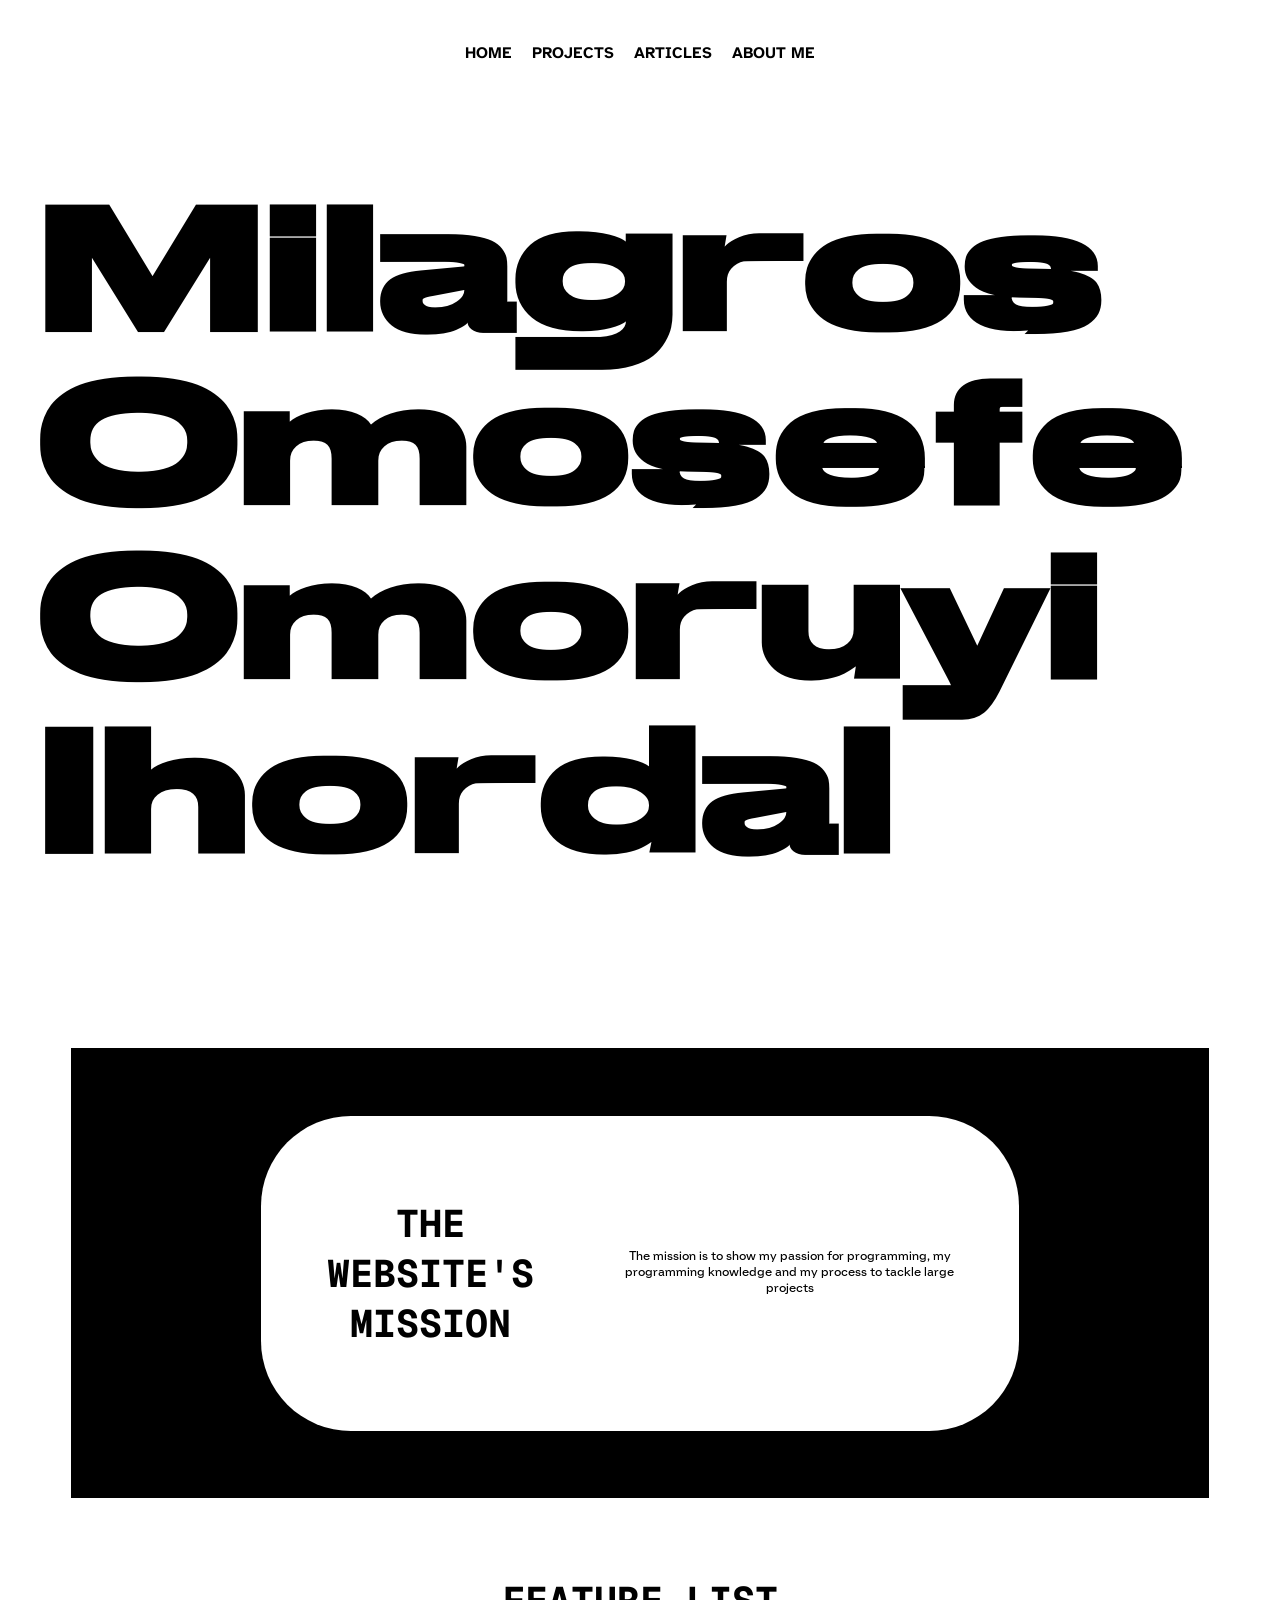
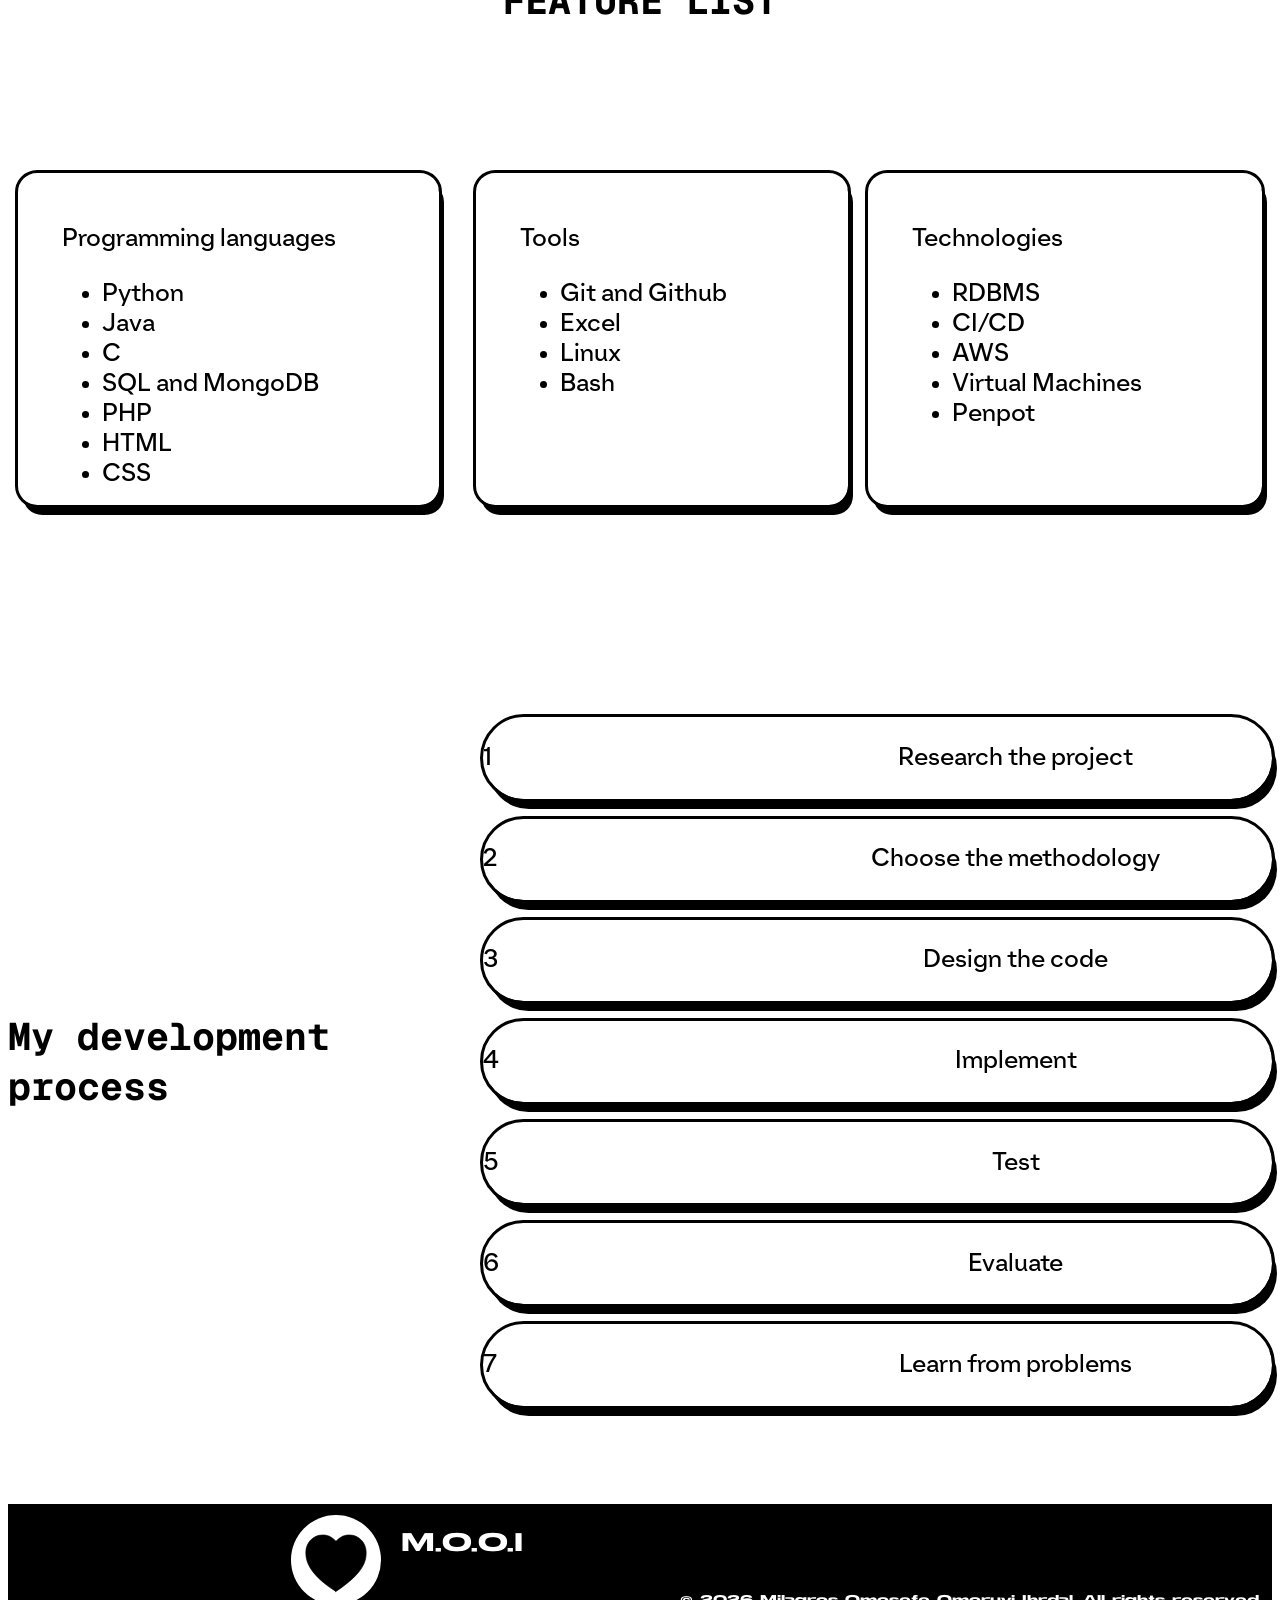
<file: index.html>
<!-- the home page -->
 <!DOCTYPE html>
 <html lang="en">
 <head>
    <meta charset="UTF-8">
    <meta name="viewport" content="width=device-width, initial-scale=1.0">
    <link rel="stylesheet" type="text/css" href="styles.css" /> 
    <title>MOOI- Home</title>
 </head>
 <body>
    <!-- make a notification saying that the website is best viewed on desktop -->
    <div id="hero_section"> 
        <!-- block level identification -->
        
        <div class="menu">
            <button class="menu_button"> <a href="index.html">HOME</a></button>
            <button class="menu_button"><a href="html/projects.html">PROJECTS</a></button>
            <button class="menu_button"><a href="html/articles.html">ARTICLES</a></button>
             <button class="menu_button"><a href="html/about_me.html">ABOUT ME</a></button>
            <!-- the menu -->
        </div>
        
        <div class="title">
            <!-- the title -->
             <h1>Milagros Omosefe<br>Omoruyi Ihordal</h1>
        </div>

    </div>

    <div id="mission_section"> 
        <div class="mission_card">
            <div class="mission_title">
                <h2>THE WEBSITE'S MISSION</h2>
            </div>
            <div class="mission_text">
                <p> The mission is to show my passion for programming, my programming knowledge and my process to tackle large projects</p>
            </div>

        </div>

    </div>

    <!-- new section -->
    <div id="feature_section">

        <div class="feauture_title">
            <h2>FEATURE LIST</h2>
        </div>
        
            <!-- caurosel -->
        <div id="caurosel">
             
                <div class="content">
                    <div class="card">
                        <p>
                            Programming languages
                        </p>
                        <div class="feature_text_container">
                            <ul>
                                <li>Python</li>
                                <li>Java</li>
                                <li>C</li>
                                <li>SQL and MongoDB</li>
                                <li>PHP</li>
                                <li>HTML</li>
                                <li>CSS</li>
                            </ul>
                        </div>
                    </div>

                </div>

                <div class="content">
                    <div class="card">
                        <p>
                            Tools
                        </p>
                        <div class="feature_text_container">
                            <ul>
                                <li>Git and Github</li>
                                <li>Excel</li>
                                <li>Linux</li>
                                <li>Bash</li>
                            </ul>
                        </div>
                    </div>
                </div>

                <div class="content">
                    <div class="card">
                        <p>
                            Technologies
                        </p>

                        <div class="feature_text_container">
                            <ul>
                                <li>RDBMS</li>
                                <li> CI/CD</li>
                                <li>AWS</li>
                                <li>Virtual Machines</li>
                                <li>Penpot</li>

                            </ul>

                        </div>
                    </div>
                </div>
                
            
        </div>
       


    </div>

    <!-- new section -->
    <div class="how-it-works">
        <div class="hwi-title">
            <h2>My development process</h2>
        </div>
        
        <div class="process-items-group">
            <!-- hiw =  how-it-works-->
            <div class="general-item-hiw">
                <div class="single-item-hiw">
                    <div class="hwi-numbered-icon">
                        <p class="hwi-numbered-label">1</p>
                    </div>
                                    
                    <div class="hwi-single-item-text">
                        <p>Research the project</p>
                    </div>
                    
                </div>
            </div>


           
            <div class="general-item-hiw">
                <div class="single-item-hiw">
                    <div class="hwi-numbered-icon">
                        <p class="hwi-numbered-label">2</p>
                    </div>
                                    
                    <div class="hwi-single-item-text">
                         <p>Choose the methodology</p>
                    </div>
                    
                </div>
            </div>

           
            
            <div class="general-item-hiw">
                <div class="single-item-hiw">
                    <div class="hwi-numbered-icon">
                        <p class="hwi-numbered-label">3</p>
                    </div>
                                    
                    <div class="hwi-single-item-text">
                          <p>Design the code</p>
                    </div>
                    
                </div>
            </div>

            

            <div class="general-item-hiw">
                <div class="single-item-hiw">
                    <div class="hwi-numbered-icon">
                        <p class="hwi-numbered-label">4</p>
                    </div>
                                    
                    <div class="hwi-single-item-text">
                          <p>Implement</p>
                    </div>
                    
                </div>
            </div>

            
            <div class="general-item-hiw">
                <div class="single-item-hiw">
                    <div class="hwi-numbered-icon">
                        <p class="hwi-numbered-label">5</p>
                    </div>
                                    
                    <div class="hwi-single-item-text">
                          <p>Test</p>
                    </div>
                    
                </div>
            </div>

            
            <div class="general-item-hiw">
                <div class="single-item-hiw">
                    <div class="hwi-numbered-icon">
                        <p class="hwi-numbered-label">6</p>
                    </div>
                                    
                    <div class="hwi-single-item-text">
                          <p>Evaluate</p>
                    </div>
                    
                </div>
            </div>
            
            
            <div class="general-item-hiw">
                <div class="single-item-hiw">
                    <div class="hwi-numbered-icon">
                        <p class="hwi-numbered-label">7</p>
                    </div>
                                    
                    <div class="hwi-single-item-text">
                          <div class="seventh-item-hiw"><p>Learn from problems</p></div>
                    </div>
                    
                </div>
            </div>
            
            
        </div>
    </div>

        <!-- next section -->

        <footer>
            <div class="footer-logo">
                <img src="assets\logo.svg" alt="logo" style="width:10vh;height:10vh;">
            </div>
            <div class="footer_text">
                <p>M.O.O.I</p>
            
            </div>
            <div class="footer_copyright">
                <p>© 2026 Milagros Omosefe Omoruyi Ihrdal. All rights reserved.</p>
            </div>
            
            
        </footer>


       
    
 </body>
 </html>
</file>
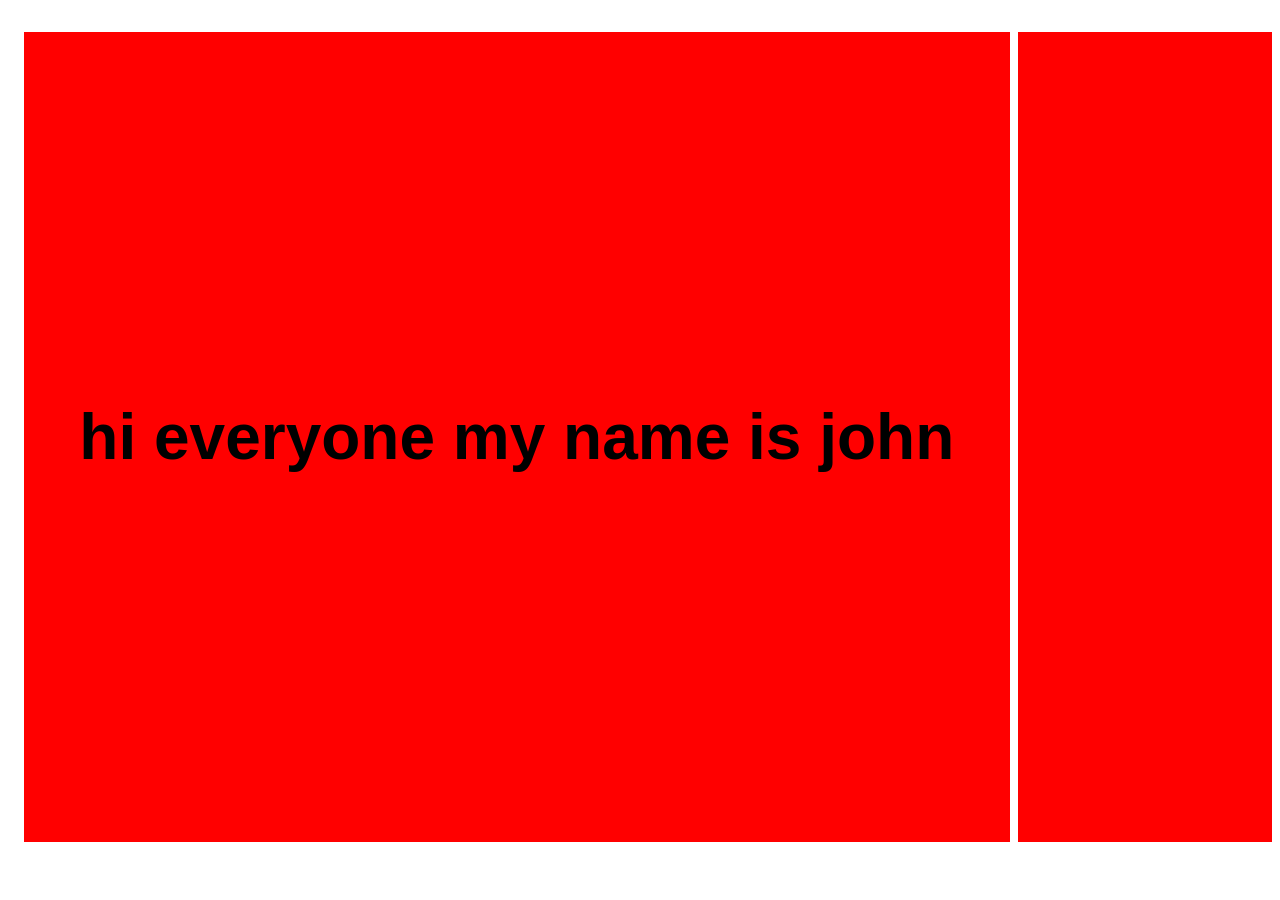
<file: courossel/index.html>
<!DOCTYPE html>
<html lang="en">
<head>
    <meta charset="UTF-8">
    <meta name="viewport" content="width=device-width, initial-scale=1.0">
    <link rel="stylesheet" type="text/css" href="styles.css" /> 
    <title>Document</title>
</head>
<body>
    <!-- 1. make a list -->
    <ul class="list">
  <li class="item">
    <div class="content">
        <p>hi everyone my name is john</p>

    </div>
  </li>
  <li class="item"><div class="content">Item 2</div></li>
  <li class="item"><div class="content">Item 3</div></li>
  <li class="item"><div class="content">Item 4</div></li>
  <li class="item"><div class="content">Item 5</div></li>
</ul>
    
</body>
</html>
</file>
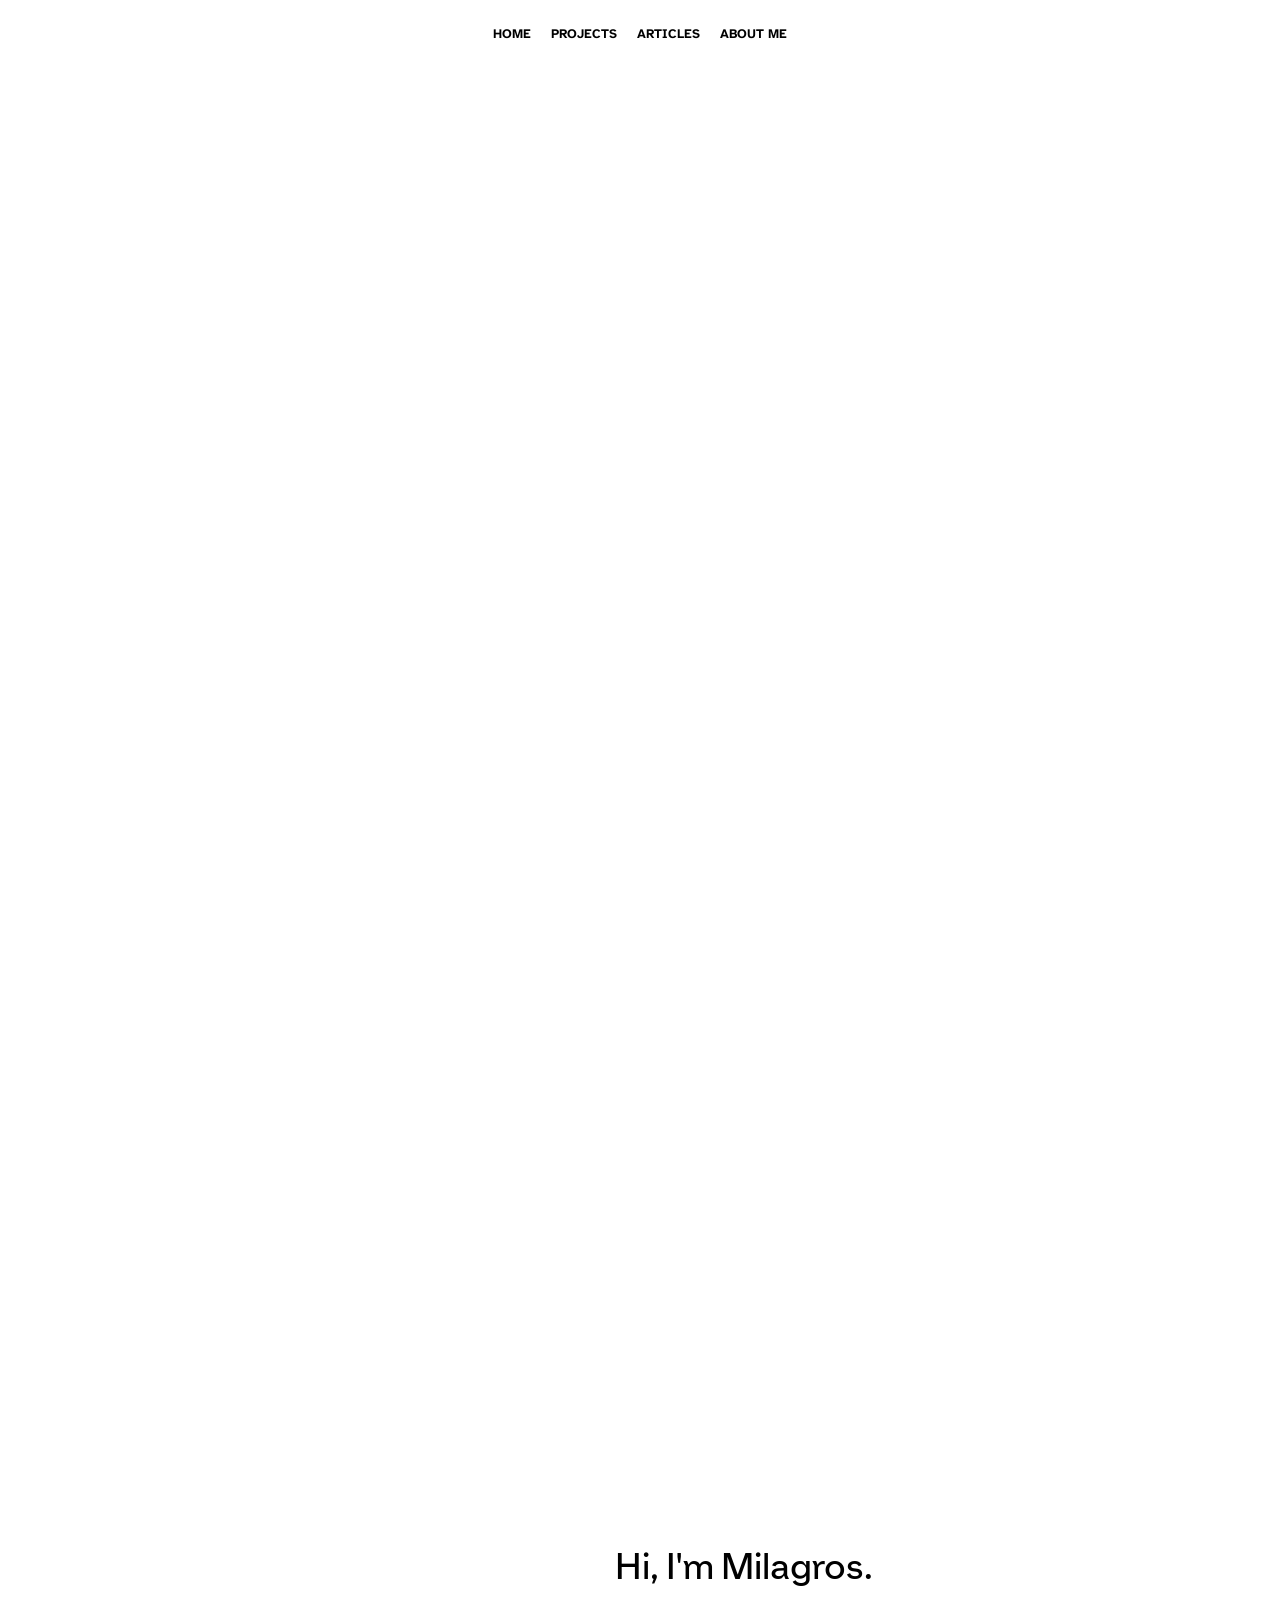
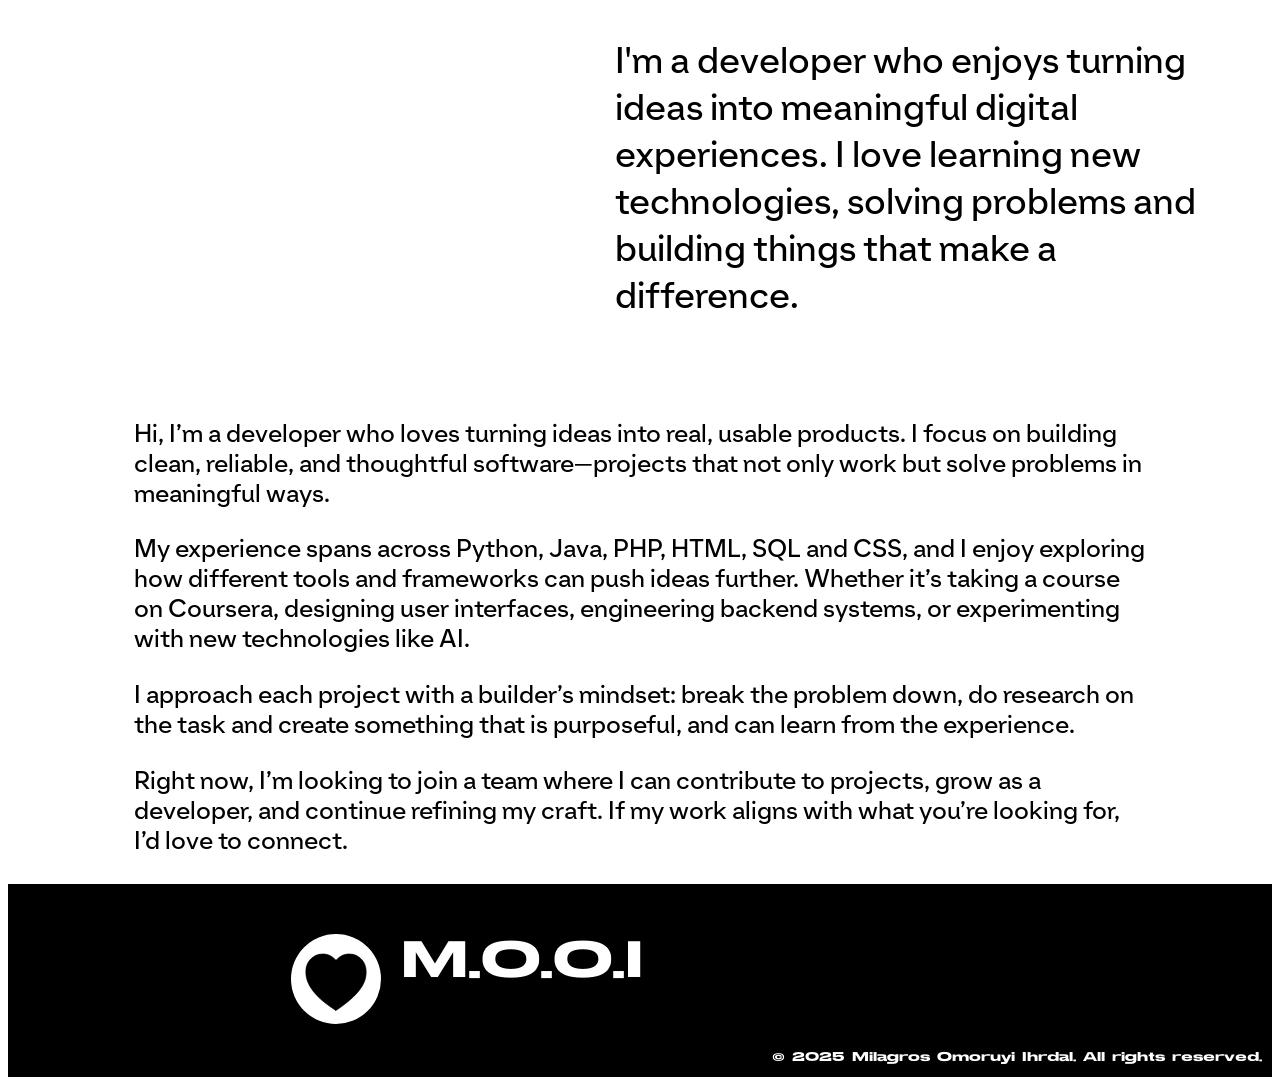
<file: html/about_me.html>
<!-- the home page -->
 <!DOCTYPE html>
 <html lang="en">
 <head>
    <meta charset="UTF-8">
    <meta name="viewport" content="width=device-width, initial-scale=1.0">
    <link rel="stylesheet" type="text/css" href="../css/about_me.css" /> 
    <title>Heart Thoughts - Projects</title>
 </head>
 <body>
    <!-- make a notification saying that the website is best viewed on desktop -->
    
    
    <!-- block level identification -->
        <div class="menu">
            <button class="menu_button"> <a href="../index.html">HOME</a></button>
            <button class="menu_button"><a href="projects.html">PROJECTS</a></button>
            <button class="menu_button"><a href="articles.html">ARTICLES</a></button>
            <button class="menu_button"><a href="about_me.html">ABOUT ME</a></button>
            
            <!-- the menu -->
        </div>
    
    <div id="hero_section"> 
        
        

        <h1 class="hero_title">ABOUT ME</h1>
        <p class="hero_text">
            Hi, I'm Milagros.
            
            <br><br>

            I'm a developer who enjoys turning ideas into meaningful digital experiences. I love learning new technologies, solving problems and building things that make a difference.
        </p>
        
        <video autoplay muted loop id="myVideo">
        <source src="../assets/videos/black background grid.mp4" type="video/mp4">
        </video>

        
    </div>
    
    
    <hr>

    <div id= "description_section">
        <div class="description_container">
            <p id="about-heading">Hi, I’m a developer who loves turning ideas into real, usable products. I focus on building clean, reliable, and thoughtful software—projects that not only work but solve problems in meaningful ways.</p>


            <p>My experience spans across Python, Java, PHP, HTML, SQL and CSS, and I enjoy exploring how different tools and frameworks can push ideas further. Whether it’s taking a course on Coursera, designing user interfaces, engineering backend systems, or experimenting with new technologies like AI.</p>


            <p>I approach each project with a builder’s mindset: break the problem down, do research on the task and create something that is purposeful, and can learn from the experience.</p>


            <p>Right now, I’m looking to join a team where I can contribute to projects, grow as a developer, and continue refining my craft. If my work aligns with what you’re looking for, I’d love to connect.</p>
           
        </div>

       
       
    </div>
    

    <footer>
            <div class="footer-logo">
                <img src="../assets/logo.svg" alt="logo" style="width:10vh;height:10vh;">
            </div>
            <div class="footer_text">
                <p>M.O.O.I</p>
            
            </div>
            <div class="footer_copyright">
                <p>© 2025 Milagros Omoruyi Ihrdal. All rights reserved.</p>
            </div>
            
            
        </footer>
     
 </body>
 </html>
</file>
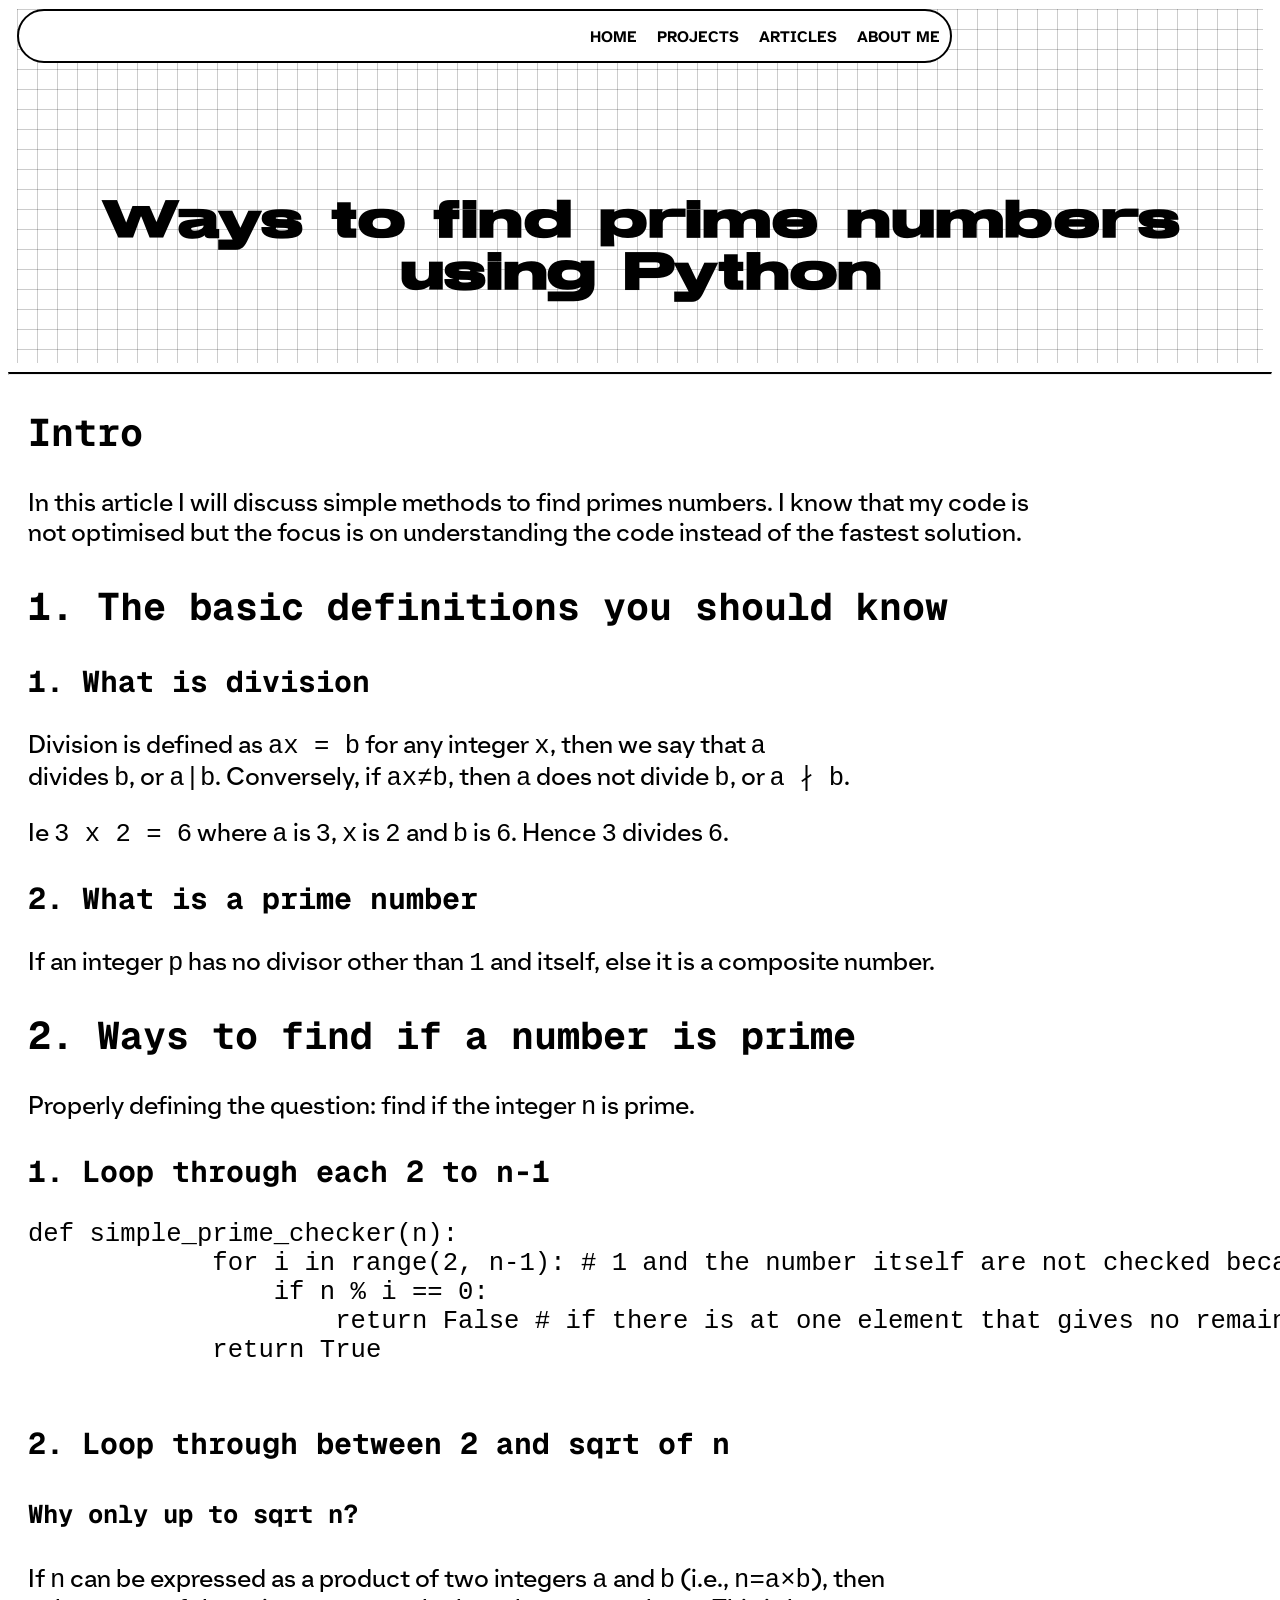
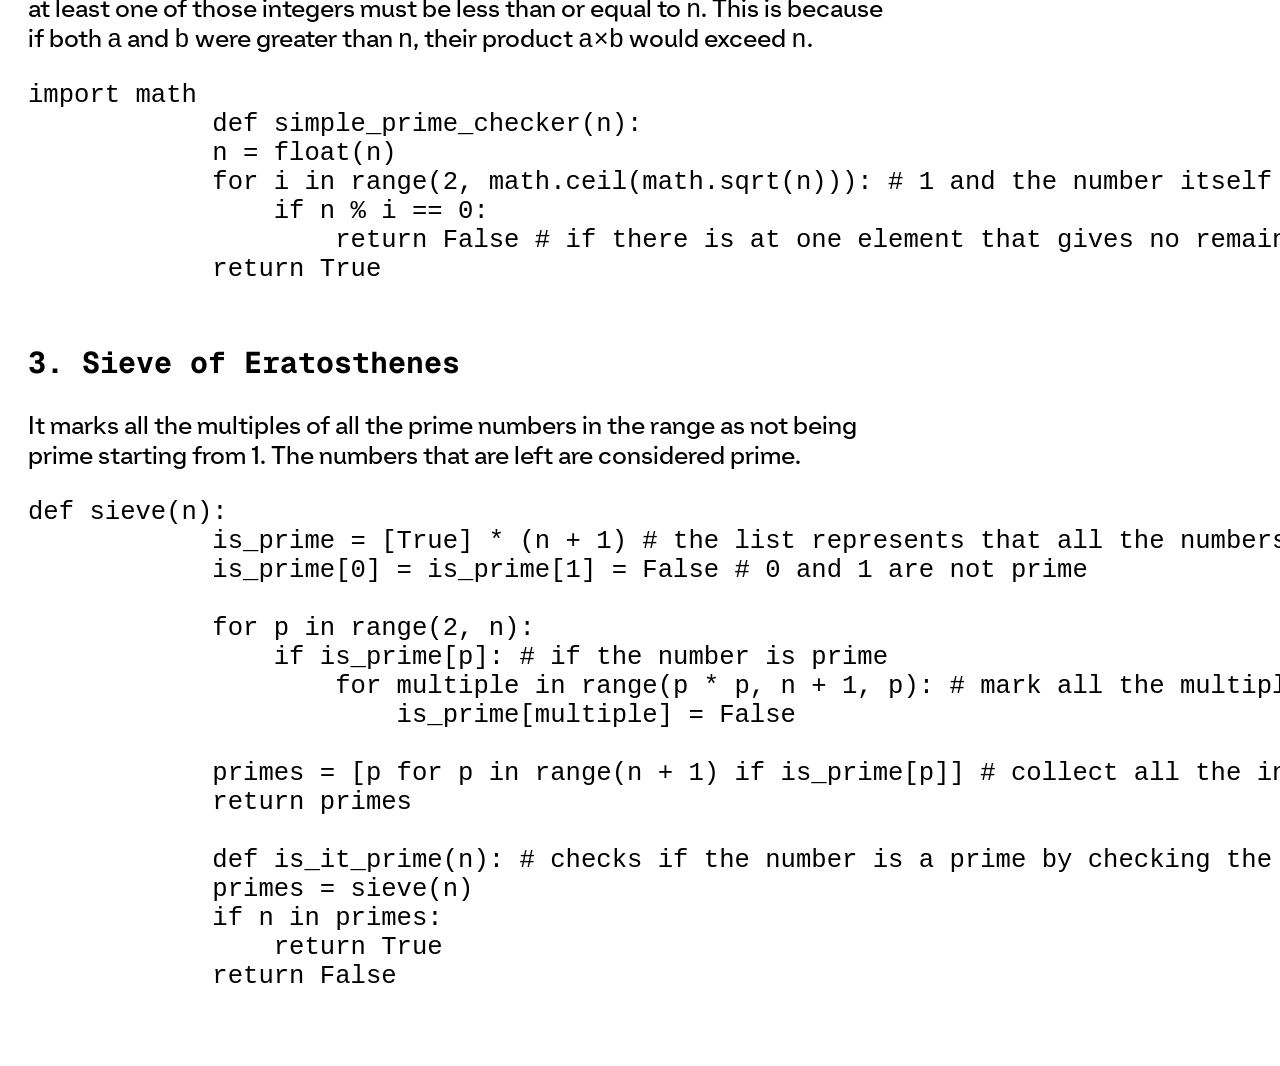
<file: html/article_1.html>
<!-- the home page -->
 <!DOCTYPE html>
 <html lang="en">
 <head>
    <meta charset="UTF-8">
    <meta name="viewport" content="width=device-width, initial-scale=1.0">
    <link rel="stylesheet" type="text/css" href="../css/article_1.css" /> 
    <title>Ways to find prime numbers using Python</title>
 </head>
 <body>
    <!-- make a notification saying that the website is best viewed on desktop -->
    <div id="hero_section"> 
        <!-- block level identification -->
        <div class="menu">
            <button class="menu_button"> <a href="../index.html">HOME</a></button>
            <button class="menu_button"><a href="projects.html">PROJECTS</a></button>
            <button class="menu_button"><a href="articles.html">ARTICLES</a></button>
            <button class="menu_button"><a href="about_me.html">ABOUT ME</a></button>
            
            <!-- the menu -->
        </div>

        <div class="hero_title">
            <h1 class ="title">Ways to find prime numbers using Python</h1>
        </div>
        
        
    </div>
    <hr>

    <div id= "description_section">
        <div class="description_container">
           
            <h2 class="headiing">Intro</h2>
            <p>In this article I will discuss simple methods to find primes numbers. I know that my code is not optimised but the focus is on understanding the code instead of the fastest solution.</p>

            <h2 class="headiing">1. The basic definitions you should know</h2>
            <h3 class="headiing">1. What is division</h3>
            <p>Division is defined as <code>ax = b</code> for any integer <code>x</code>, then we say that <code>a</code> divides <code>b</code>, or <code>a|b</code>. Conversely, if <code>ax≠b</code>, then <code>a</code> does not divide <code>b</code>, or <code>a ∤ b</code>.</p>
            <p>Ie <code>3 x 2 = 6</code> where <code>a</code> is <code>3</code>, <code>x</code> is <code>2</code> and <code>b</code> is <code>6</code>. Hence <code>3</code> divides <code>6</code>.</p>

            <h3 class="headiing">2. What is a prime number</h3>
            <p>If an integer <code>p</code> has no divisor other than <code>1</code> and itself, else it is a composite number.</p>

            <h2 class="headiing">2. Ways to find if a number is prime</h2>
            <p>Properly defining the question: find if the integer <code>n</code> is prime.</p>

            <h3 class="headiing">1. Loop through each 2 to n-1</h3>
            <pre><code>def simple_prime_checker(n):
            for i in range(2, n-1): # 1 and the number itself are not checked because we are looking if there is another multiple
                if n % i == 0: 
                    return False # if there is at one element that gives no remainder then the number is not prime
            return True
            </code></pre>

            <h3 class="headiing">2. Loop through between 2 and sqrt of n</h3>
            <h4 class="headiing">Why only up to sqrt n?</h4>
            <p>If <code>n</code> can be expressed as a product of two integers <code>a</code> and <code>b</code> (i.e., <code>n=a×b</code>), then at least one of those integers must be less than or equal to <code>n</code>. This is because if both <code>a</code> and <code>b</code> were greater than <code>n</code>, their product <code>a×b</code> would exceed <code>n</code>.</p>
            <pre><code>import math
            def simple_prime_checker(n):
            n = float(n)
            for i in range(2, math.ceil(math.sqrt(n))): # 1 and the number itself are not checked because we are looking if there is another multiple
                if n % i == 0:
                    return False # if there is at one element that gives no remainder then the number is not prime
            return True
            </code></pre>

            <h3 class="headiing">3. Sieve of Eratosthenes</h3>
            <p>It marks all the multiples of all the prime numbers in the range as not being prime starting from 1. The numbers that are left are considered prime.</p>
            <pre><code>def sieve(n):
            is_prime = [True] * (n + 1) # the list represents that all the numbers are prime
            is_prime[0] = is_prime[1] = False # 0 and 1 are not prime

            for p in range(2, n):
                if is_prime[p]: # if the number is prime
                    for multiple in range(p * p, n + 1, p): # mark all the multiples as False
                        is_prime[multiple] = False

            primes = [p for p in range(n + 1) if is_prime[p]] # collect all the indices that are still True
            return primes

            def is_it_prime(n): # checks if the number is a prime by checking the numbers given by the sieve
            primes = sieve(n)
            if n in primes:
                return True
            return False
             </code></pre>
        </div>
    </div>

        
       
    
    <!-- <div class="article_container"></div> -->
    

    <!-- <footer>
            <div class="footer-logo">
                <img src="../assets/logo.svg" alt="logo" style="width:10vh;height:10vh;">
            </div>
            <div class="footer_text">
                <p>Heart Thoughts</p>
            
            </div>
            <div class="footer_copyright">
                <p>© 2025 Milagros Omoruyi Ihrdal. All rights reserved.</p>
            </div>
            
            
        </footer> -->
     
 </body>
 </html>
</file>
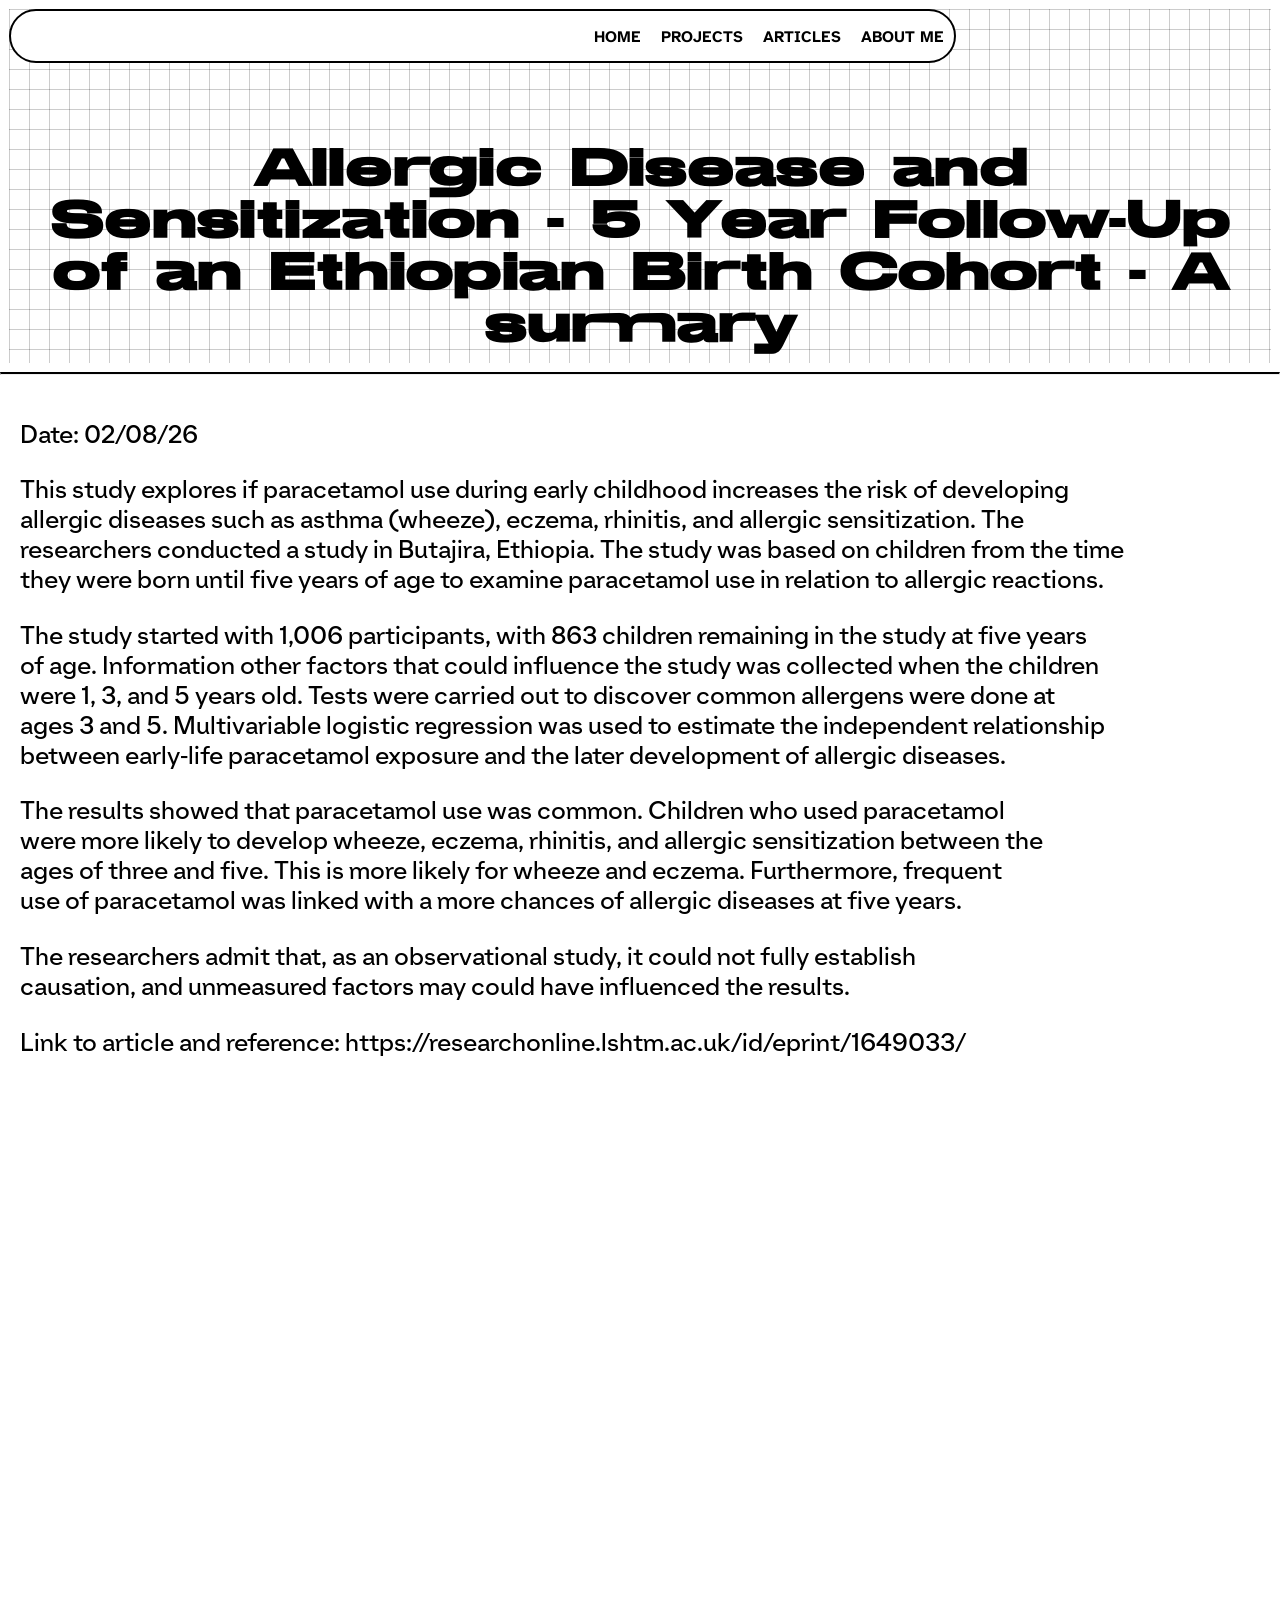
<file: html/article_10.html>
<!-- the home page -->
 <!DOCTYPE html>
 <html lang="en">
 <head>
    <meta charset="UTF-8">
    <meta name="viewport" content="width=device-width, initial-scale=1.0">
    <link rel="stylesheet" type="text/css" href="../css/article_2.css" /> 
    <title>Allergic Disease and Sensitization - 5 Year Follow-Up of an Ethiopian Birth Cohort - A summary</title>
 </head>
 <body>
    <!-- make a notification saying that the website is best viewed on desktop -->
    <div id="hero_section"> 
        <!-- block level identification -->
        <div class="menu">
            <button class="menu_button"> <a href="../index.html">HOME</a></button>
            <button class="menu_button"><a href="projects.html">PROJECTS</a></button>
            <button class="menu_button"><a href="articles.html">ARTICLES</a></button>
            <button class="menu_button"><a href="about_me.html">ABOUT ME</a></button>
            
            <!-- the menu -->
        </div>

        <div class="hero_title">
            <h1 class ="title">Allergic Disease and Sensitization - 5 Year Follow-Up of an Ethiopian Birth Cohort - A summary</h1>
        </div>
        
        
    </div>
    <hr>

    <div class="page">
        <div id= "description_section">
            <div class="description_container">
                <p>Date: 02/08/26</p>
                
                <p>This study explores if paracetamol use during early childhood increases the risk of developing allergic diseases such as asthma (wheeze), eczema, rhinitis, and allergic sensitization. The researchers conducted a study in Butajira, Ethiopia. The study was based on children from the time they were born until five years of age to examine paracetamol use in relation to allergic reactions.</p>
<p>The study started with 1,006 participants, with 863 children remaining in the study at five years of age. Information other factors that could influence the study was collected when the children were 1, 3, and 5 years old. Tests were carried out to discover common allergens were done at ages 3 and 5. Multivariable logistic regression was used to estimate the independent relationship between early-life paracetamol exposure and the later development of allergic diseases.</p>
<p>The results showed that paracetamol use was common. Children who used paracetamol were more likely to develop wheeze, eczema, rhinitis, and allergic sensitization between the ages of three and five. This is more likely for wheeze and eczema. Furthermore, frequent use of paracetamol  was linked with a more chances of allergic diseases at five years.</p>
<p>The researchers admit that, as an observational study, it could not fully establish causation, and unmeasured  factors may could have influenced the results.</p>

<p>Link to article and reference: <a href="https://researchonline.lshtm.ac.uk/id/eprint/1649033/">https://researchonline.lshtm.ac.uk/id/eprint/1649033/</a></p>

                
                    
         
            </div>
        </div>
    </div>
     
 </body>
 </html>
</file>
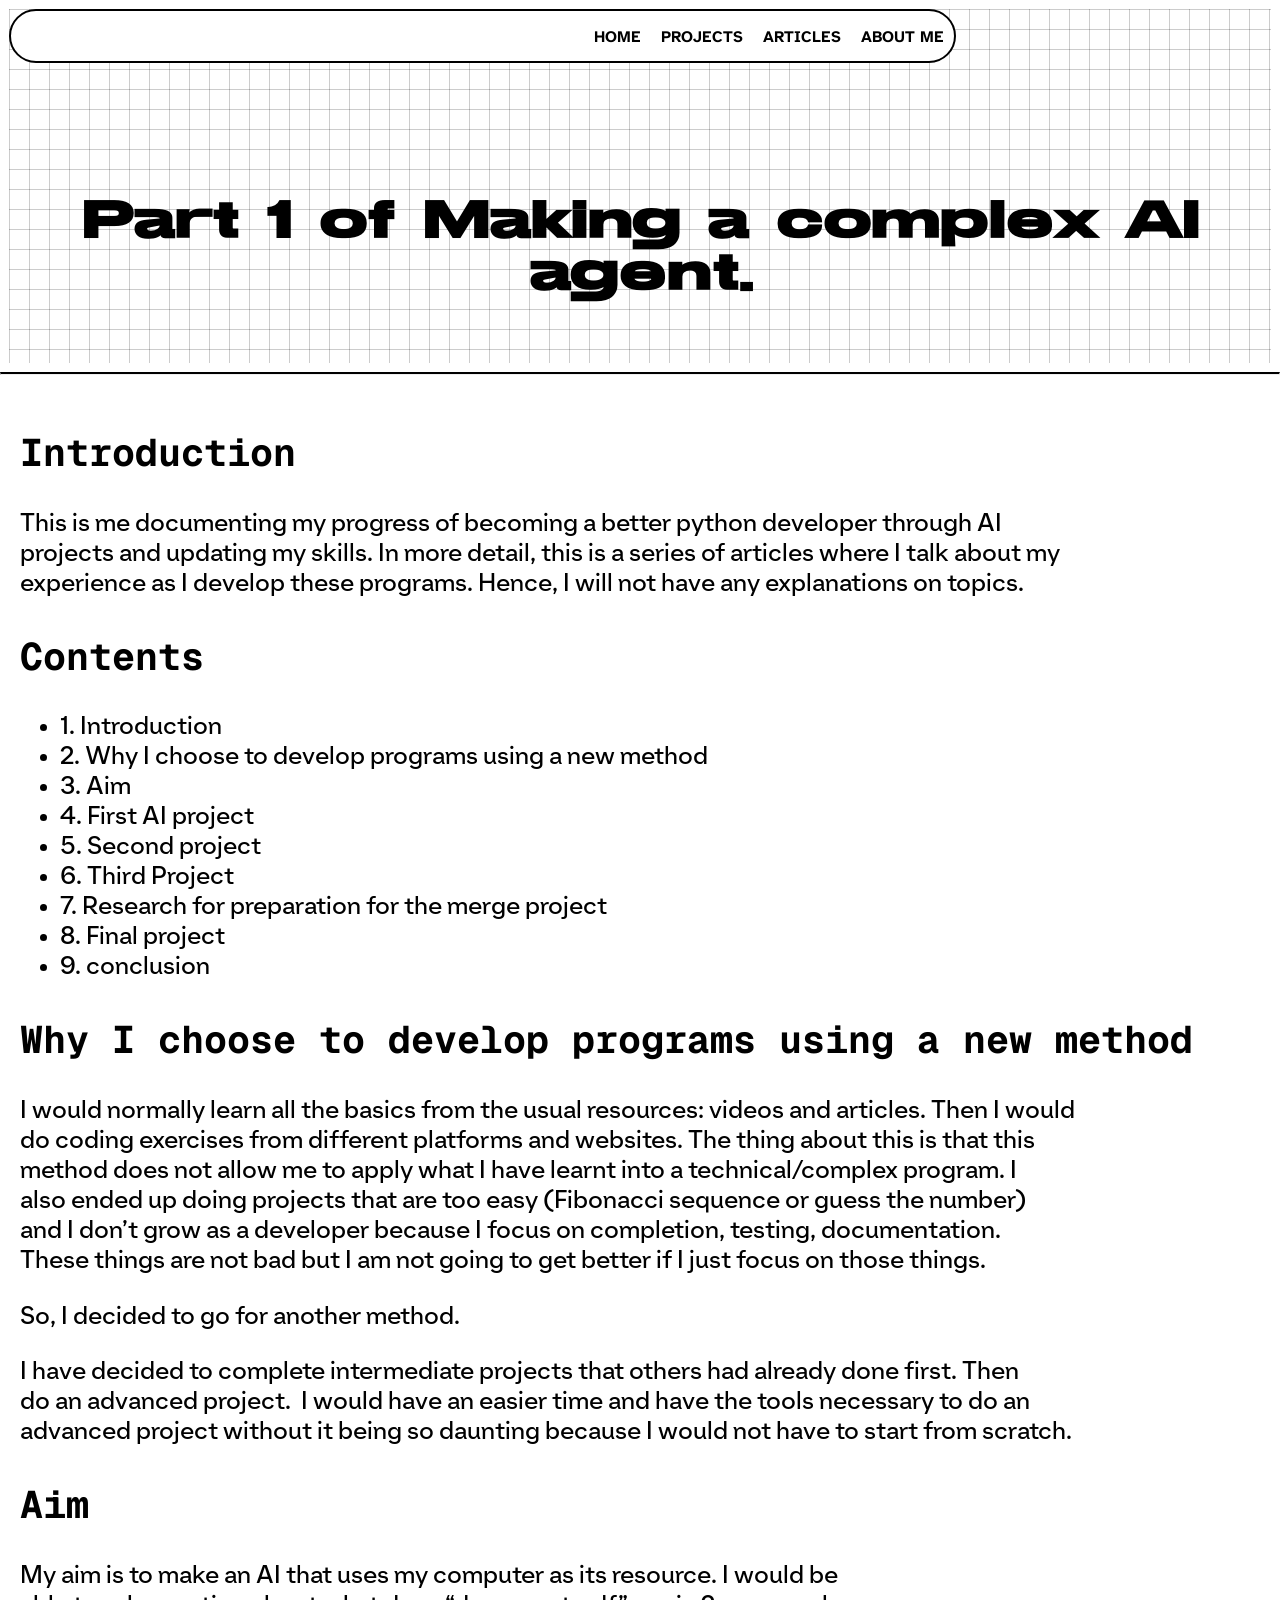
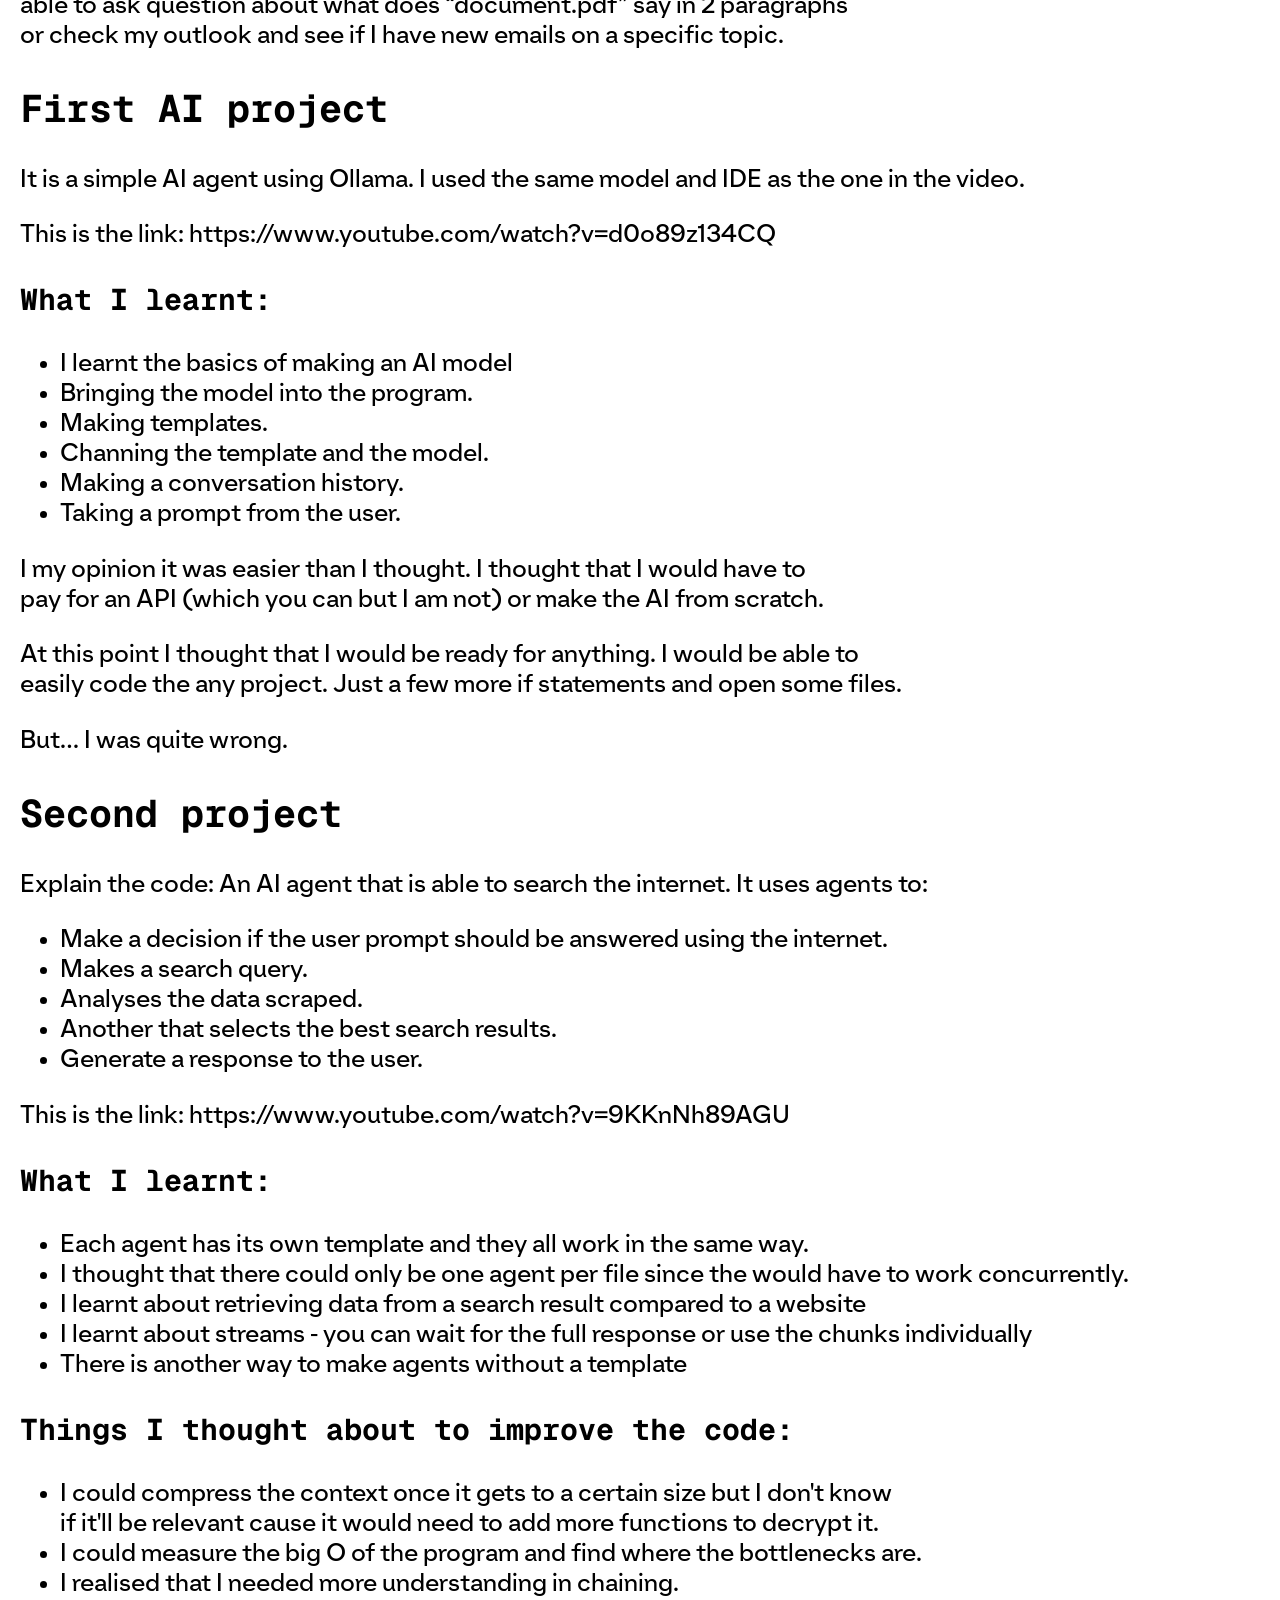
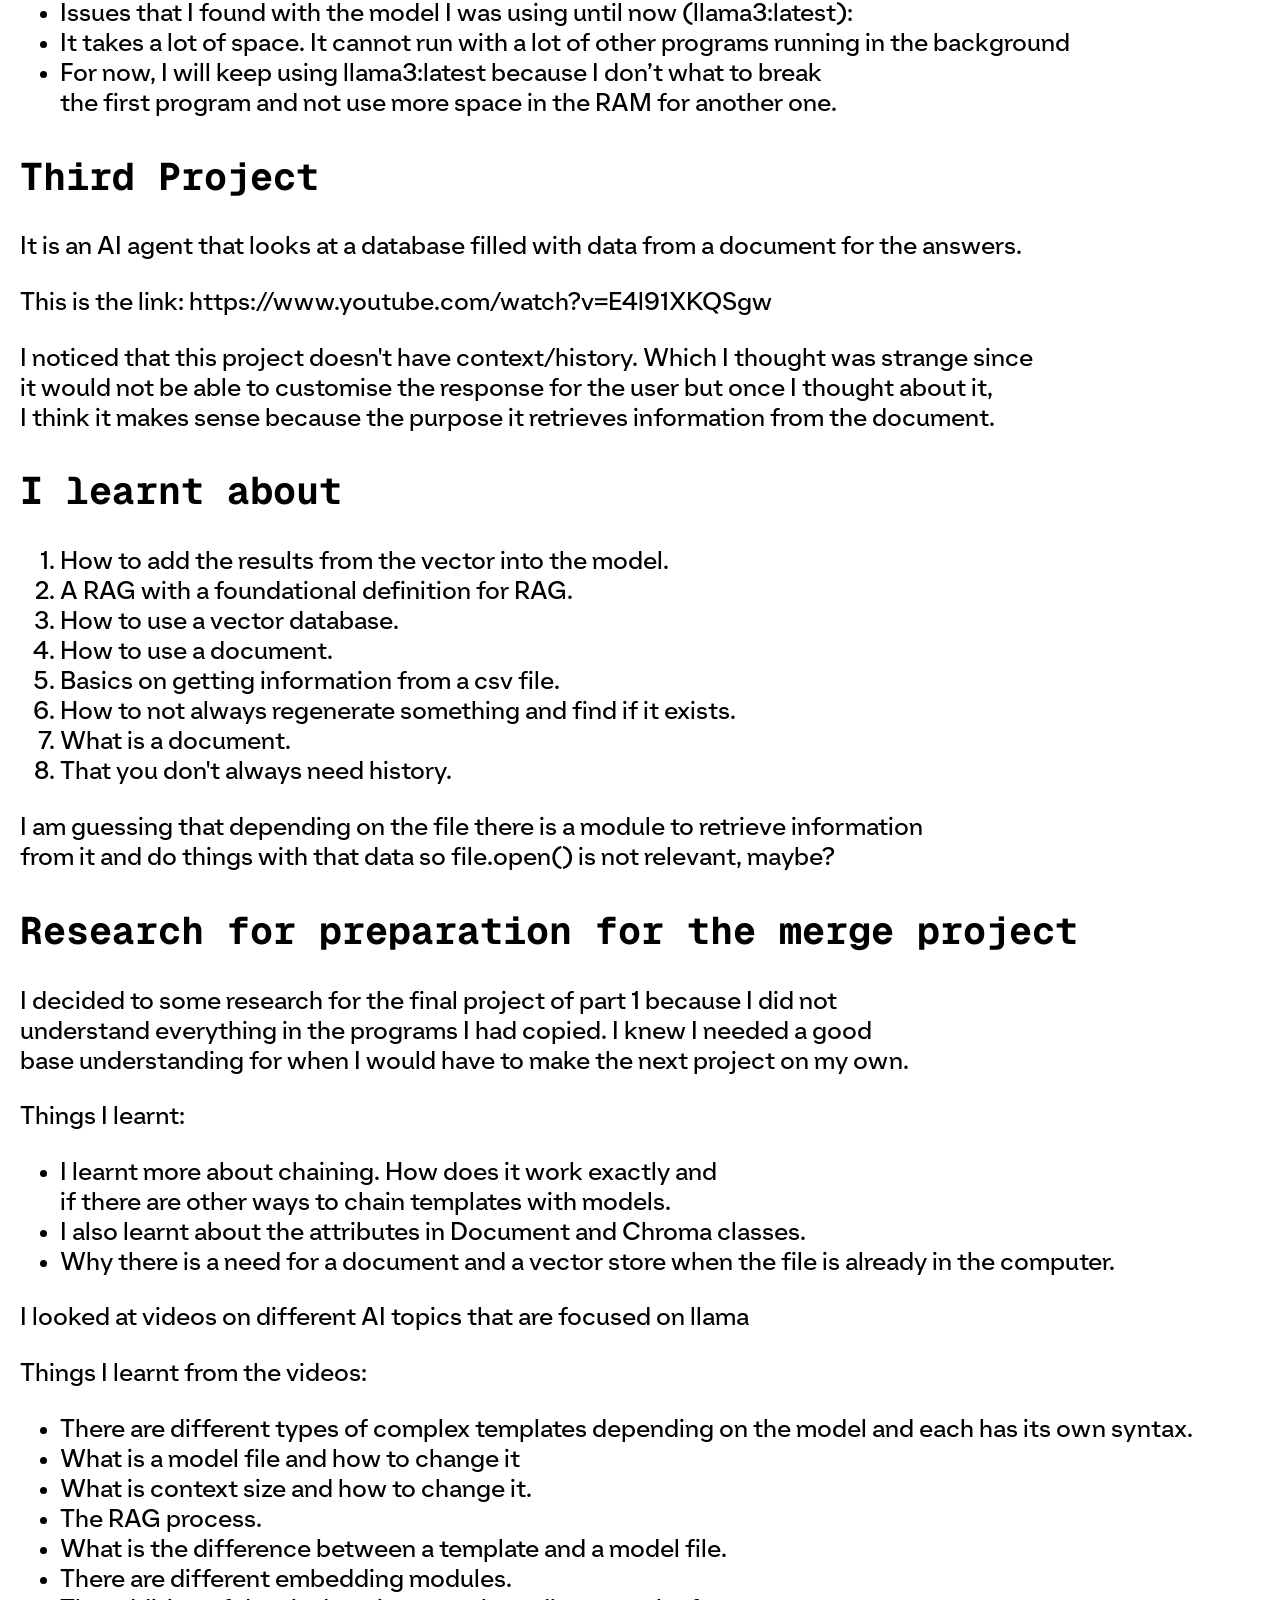
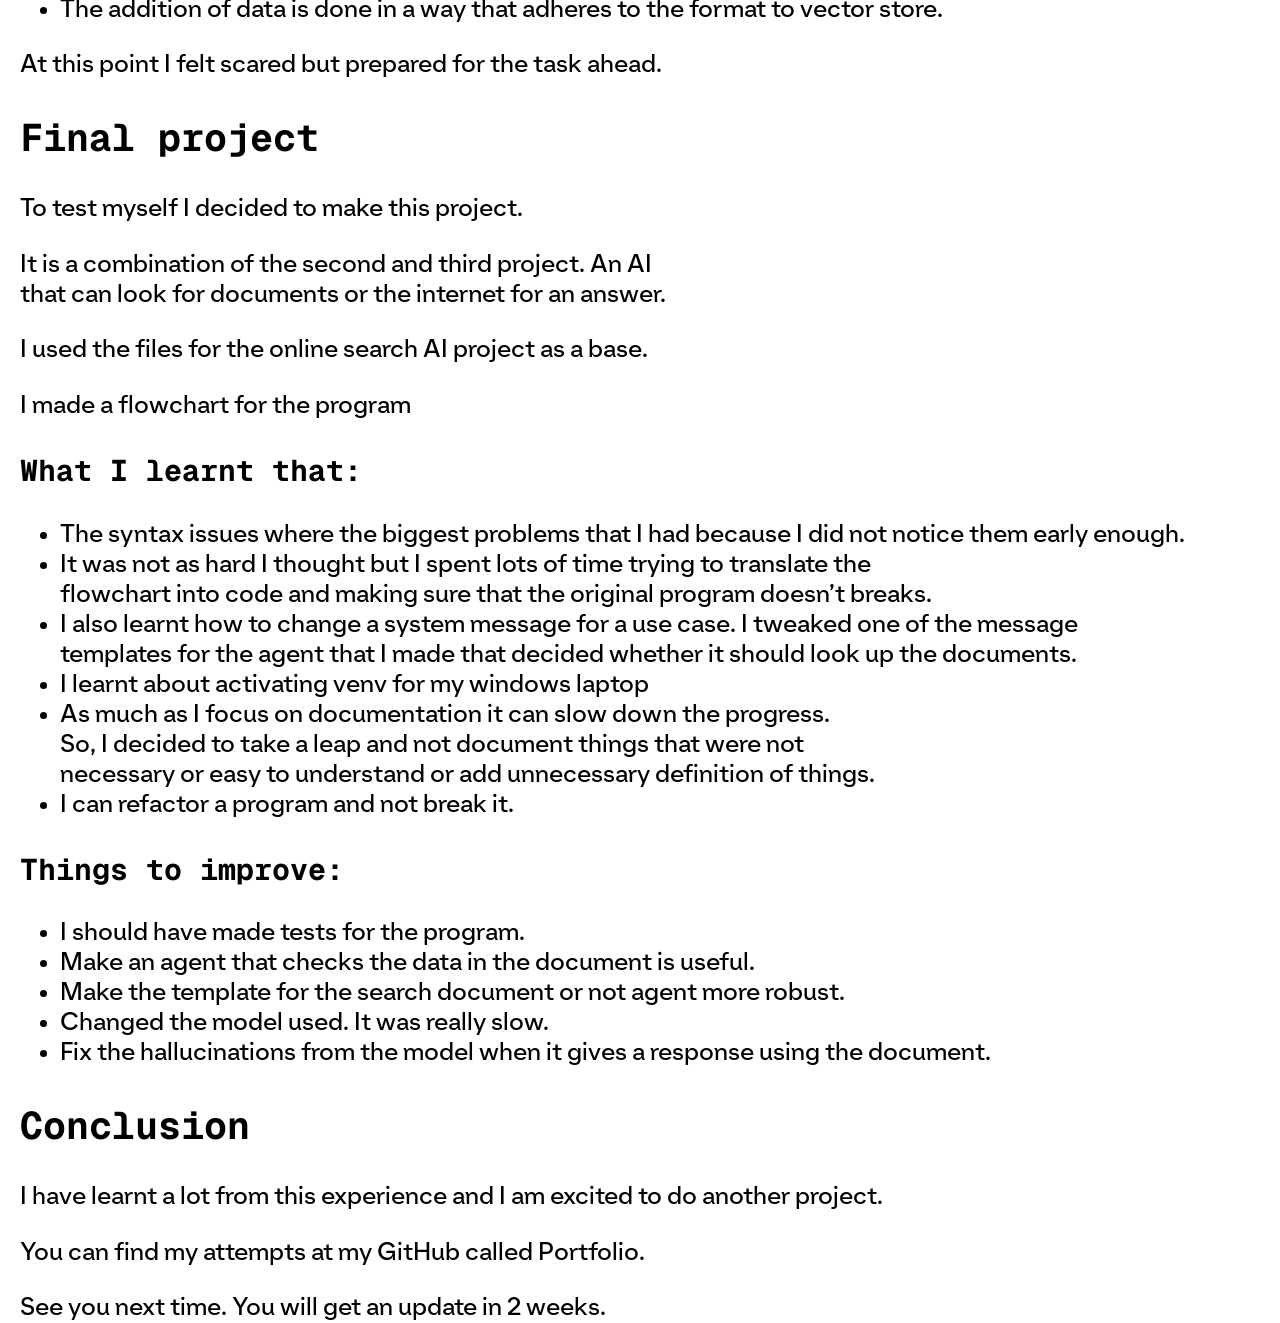
<file: html/article_2.html>
<!-- the home page -->
 <!DOCTYPE html>
 <html lang="en">
 <head>
    <meta charset="UTF-8">
    <meta name="viewport" content="width=device-width, initial-scale=1.0">
    <link rel="stylesheet" type="text/css" href="../css/article_2.css" /> 
    <title>Part 1 of Making a complex AI agent.</title>
 </head>
 <body>
    <!-- make a notification saying that the website is best viewed on desktop -->
    <div id="hero_section"> 
        <!-- block level identification -->
        <div class="menu">
            <button class="menu_button"> <a href="../index.html">HOME</a></button>
            <button class="menu_button"><a href="projects.html">PROJECTS</a></button>
            <button class="menu_button"><a href="articles.html">ARTICLES</a></button>
            <button class="menu_button"><a href="about_me.html">ABOUT ME</a></button>
            
            <!-- the menu -->
        </div>

        <div class="hero_title">
            <h1 class ="title">Part 1 of Making a complex AI agent.</h1>
        </div>
        
        
    </div>
    <hr>

    <div class="page">
    <div id= "description_section">
        <div class="description_container">
           
            <h2 id="introduction" class="headiing">Introduction</h2>
            <p>This is me documenting my progress of becoming a better python developer through AI projects and updating my skills. In more detail, this is a series of articles where I talk about my experience as I develop these programs. Hence, I will not have any explanations on topics.</p>

            <h2 id="contents" class="headiing">Contents</h2>

            <ul>
                <li>1. Introduction</li>
                <li>2. Why I choose to develop programs using a new method</li>
                <li>3. Aim</li>
                <li>4. First AI project</li>
                <li>5. Second project</li>
                <li>6. Third Project</li>
                <li>7. Research for preparation for the merge project</li>
                <li>8. Final project</li>
                <li>9. conclusion</li>
            </ul>


            <h2 id="why-i-choose-to-develop-programs-using-a-new-method" class="headiing">Why I choose to develop programs using a new method</h2>
            <p>I would normally learn all the basics from the usual resources: videos and articles. Then I would do coding exercises from different platforms and websites. The thing about this is that this method does not allow me to apply what I have learnt into a technical/complex program. I also ended up doing projects that are too easy (Fibonacci sequence or guess the number) and I don’t grow as a developer because I focus on completion, testing, documentation. These things are not bad but I am not going to get better if I just focus on those things.</p>
            <p>So, I decided to go for another method.</p>
            <p>I have decided to complete intermediate projects that others had already done first. Then do an advanced project.  I would have an easier time and have the tools necessary to do an advanced project without it being so daunting because I would not have to start from scratch.</p>

            <h2 id="aim" class="headiing">Aim</h2>
            <p>My aim is to make an AI that uses my computer as its resource. I would be able to ask question about what does “document.pdf” say in 2 paragraphs or check my outlook and see if I have new emails on a specific topic.</p>

            <h2 id="first-ai-project" class="headiing">First AI project</h2>
            <p>It is a simple AI agent using Ollama. I used the same model and IDE as the one in the video.</p>
            <p>This is the link: <a href="https://www.youtube.com/watch?v=d0o89z134CQ" class="article_link">https://www.youtube.com/watch?v=d0o89z134CQ</a></p>

            <h3 id="what-i-learnt" class="headiing">What I learnt:</h3>

            <ul>
                <li>I learnt the basics of making an AI model</li>
                <li>Bringing the model into the program.</li>
                <li>Making templates.</li>
                <li>Channing the template and the model.</li>
                <li>Making a conversation history.</li>
                <li>Taking a prompt from the user.</li>
            </ul>

            <p>I my opinion it was easier than I thought. I thought that I would have to pay for an API (which you can but I am not) or make the AI from scratch.</p>
            <p>At this point I thought that I would be ready for anything. I would be able to easily code the any project. Just a few more if statements and open some files. </p>
            <p>But… I was quite wrong.</p>

            <h2 id="second-project" class="headiing">Second project</h2>
            <p>Explain the code: An AI agent that is able to search the internet. It uses agents to:</p>
            <ul>
                <li>Make a decision if the user prompt should be answered using the internet.</li>
                <li>Makes a search query.</li>
                <li>Analyses the data scraped.</li>
                <li>Another that selects the best search results.</li>
                <li>Generate a response to the user.</li>
            </ul>

            <p >This is the link: <a href="https://www.youtube.com/watch?v=9KKnNh89AGU" class="article_link">https://www.youtube.com/watch?v=9KKnNh89AGU</a></p>

            <h3 id="what-i-learnt-1" class="headiing">What I learnt:</h3>
            <ul>
                <li>Each agent has its own template and they all work in the same way.</li>
                <li>I thought that there could only be one agent per file since the would have to work concurrently.</li>
                <li>I learnt about retrieving data from a search result compared to a website</li>
                <li>I learnt about streams - you can wait for the full response or use the chunks individually</li>
                <li>There is another way to make agents without a template</li>
            </ul>

            <h3 id="things-i-thought-about-to-improve-the-code" class="headiing">Things I thought about to improve the code:</h3>

            <ul>
                <li>I could compress the context once it gets to a certain size but I don&#39;t know if it&#39;ll be relevant cause it would need to add more functions to decrypt it.</li>
                <li>I could measure the big O of the program and find where the bottlenecks are.</li>
                <li>I realised that I needed more understanding in chaining.</li>
                <li>Issues that I found with the model I was using until now (llama3:latest):</li>
                <li>It takes a lot of space. It cannot run with a lot of other programs running in the background</li>
                <li>For now, I will keep using llama3:latest because I don’t what to break the first program and not use more space in the RAM for another one.</li>
            </ul>

            <h2 id="third-project" class="headiing">Third Project</h2>
            <p>It is an AI agent that looks at a database filled with data from a document for the answers.</p>
            <p>This is the link: <a href="https://www.youtube.com/watch?v=E4l91XKQSgw" class="article_link">https://www.youtube.com/watch?v=E4l91XKQSgw</a></p>
            <p>I noticed that this project doesn&#39;t have context/history. Which I thought was strange since it would not be able to customise the response for the user but once I thought about it, I think it makes sense because the purpose it retrieves information from the document.</p>

            <h2 id="i-learnt-about" class="headiing">I learnt about</h2>
            <ol>
                <li>How to add the results from the vector into the model.</li>
                <li>A RAG with a foundational definition for RAG.</li>
                <li>How to use a vector database.</li>
                <li>How to use a document.</li>
                <li>Basics on getting information from a csv file.</li>
                <li>How to not always regenerate something and find if it exists.</li>
                <li>What is a document.</li>
                <li>That you don&#39;t always need history.</li>
            </ol>
            <p>I am guessing that depending on the file there is a module to retrieve information from it and do things with that data so file.open() is not relevant, maybe?</p>

            <h2 id="research-for-preparation-for-the-merge-project" class="headiing">Research for preparation for the merge project</h2>
            <p>I decided to some research for the final project of part 1 because I did not understand everything in the programs I had copied. I knew I needed a good base understanding for when I would have to make the next project on my own.</p>
            <p>Things I learnt:</p>
            <ul>
                <li>I learnt more about chaining. How does it work exactly and if there are other ways to chain templates with models.</li>
                <li>I also learnt about the attributes in Document and Chroma classes.</li>
                <li>Why there is a need for a document and a vector store when the file is already in the computer.</li>
            </ul>

            <p>I looked at videos on different AI topics that are focused on llama</p>

            <p>Things I learnt from the videos:</p>
            <ul>
                <li>There are different types of complex templates depending on the model and each has its own syntax.</li>
                <li>What is a model file and how to change it</li>
                <li>What is context size and how to change it.</li>
                <li>The RAG process.</li>
                <li>What is the difference between a template and a model file.</li>
                <li>There are different embedding modules.</li>
                <li>The addition of data is done in a way that adheres to the format to vector store.</li>
            </ul>

            <p>At this point I felt scared but prepared for the task ahead.</p>

            <h2 id="final-project" class="headiing">Final project</h2>
            <p>To test myself I decided to make this project.</p>
            <p>It is a combination of the second and third project. An AI that can look for documents or the internet for an answer.</p>
            <p>I used the files for the online search AI project as a base.</p>
            <p>I made a flowchart for the program</p>
            

            <h3 id="what-i-learnt-that" class="headiing">What I learnt that:</h3>
            <ul>
                <li>The syntax issues where the biggest problems that I had because I did not notice them early enough.</li>
                <li>It was not as hard I thought but I spent lots of time trying to translate the flowchart into code and making sure that the original program doesn’t breaks.</li>
                <li>I also learnt how to change a system message for a use case. I tweaked one of the message templates for the agent that I made that decided whether it should look up the documents.</li>
                <li>I learnt about activating venv for my windows laptop</li>
                <li>As much as I focus on documentation it can slow down the progress. So, I decided to take a leap and not document things that were not necessary or easy to understand or add unnecessary definition of things.</li>
                <li>I can refactor a program and not break it.</li>
            </ul>

            <h3 id="things-to-improve" class="headiing">Things to improve:</h3>
            <ul>
                <li>I should have made tests for the program.</li>
                <li>Make an agent that checks the data in the document is useful.</li>
                <li>Make the template for the search document or not agent more robust.</li>
                <li>Changed the model used. It was really slow.</li>
                <li>Fix the hallucinations from the model when it gives a response using the document.</li>
            </ul>

            <h2 id="conclusion" class="headiing">Conclusion</h2>
            <p>I have learnt a lot from this experience and I am excited to do another project.</p>
            <p>You can find my attempts at my GitHub called Portfolio.</p>
            <p>See you next time. You will get an update in 2 weeks.</p>


        </div>
       
    </div>
    <!-- <div class="article_container"></div> -->
    

    <!-- <footer>
        <div class="footer-logo">
            <img src="../assets/logo.svg" alt="logo" style="width:10vh;height:10vh;">
        </div>
        <div class="footer_text">
            <p>Heart Thoughts</p>
            
        </div>
        <div class="footer_copyright">
            <p>© 2025 Milagros Omoruyi Ihrdal. All rights reserved.</p>
        </div> 
    </footer> -->
    </div>
     
 </body>
 </html>
</file>
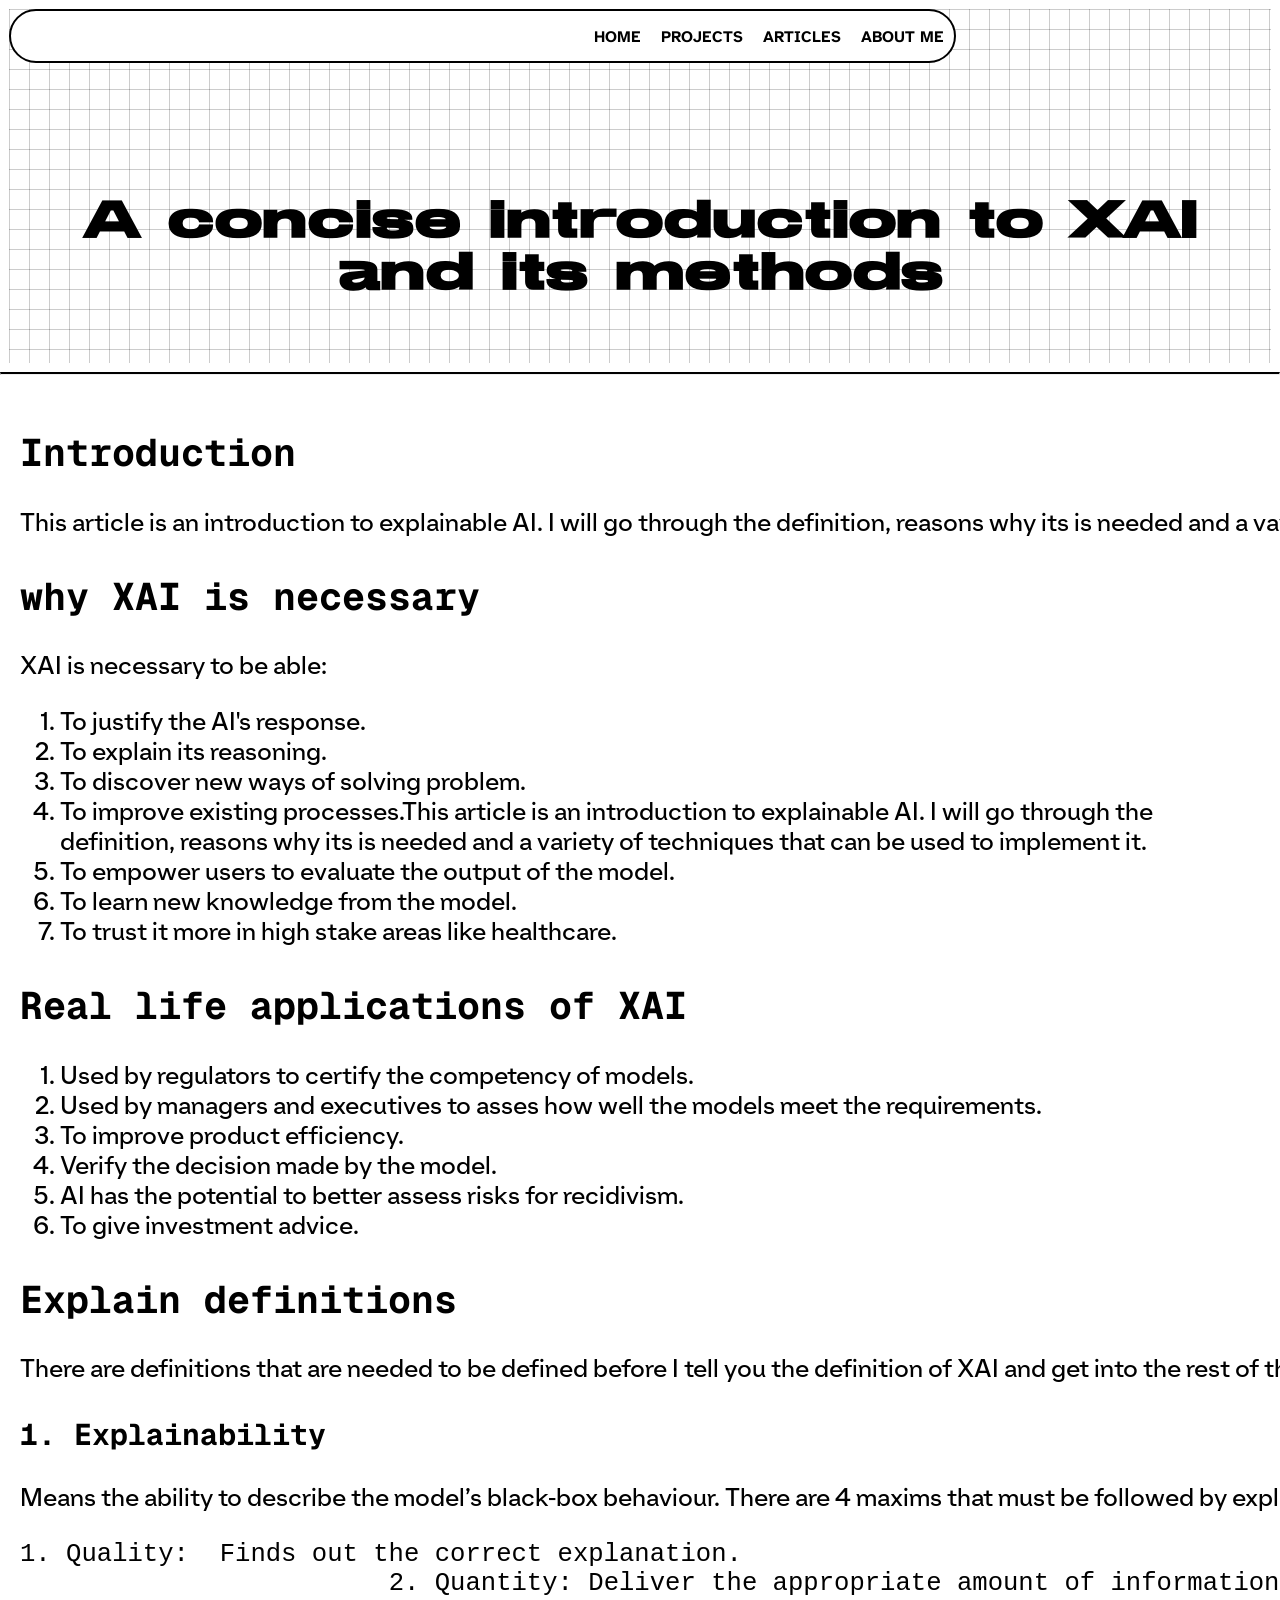
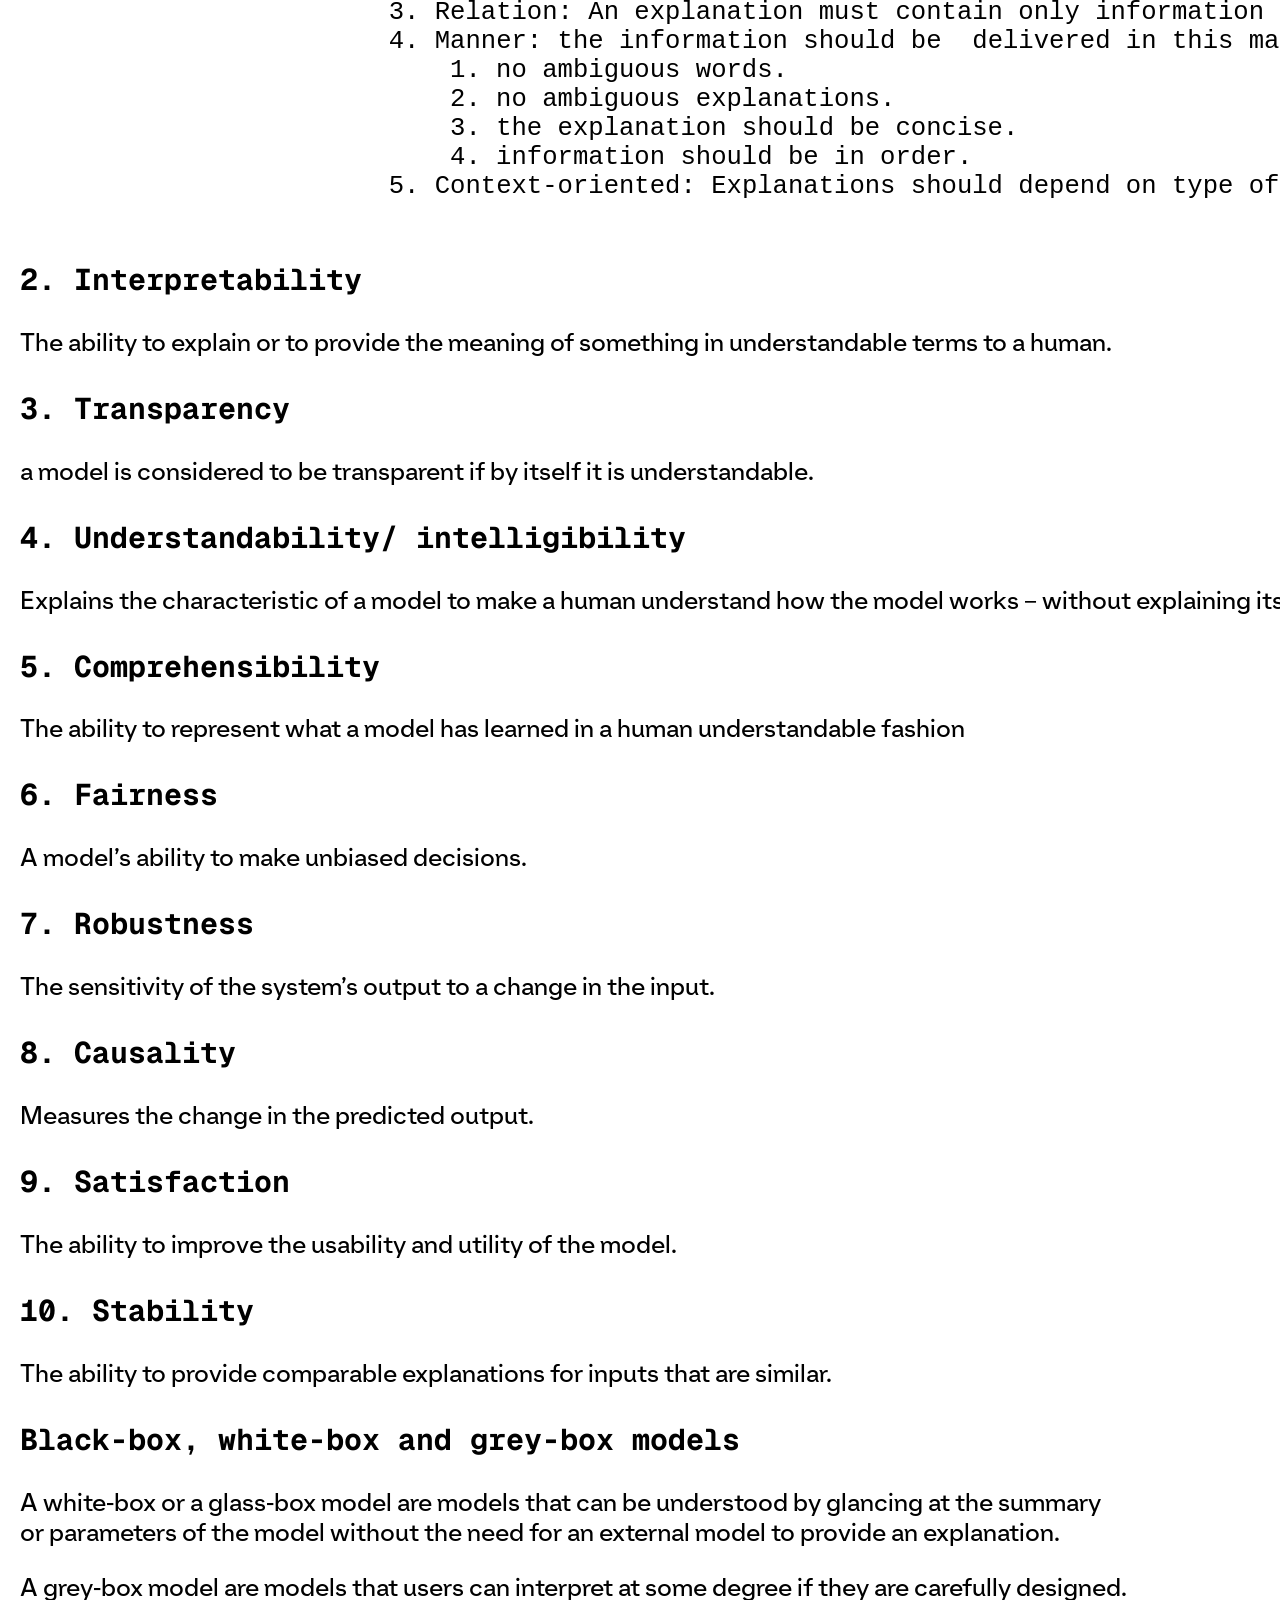
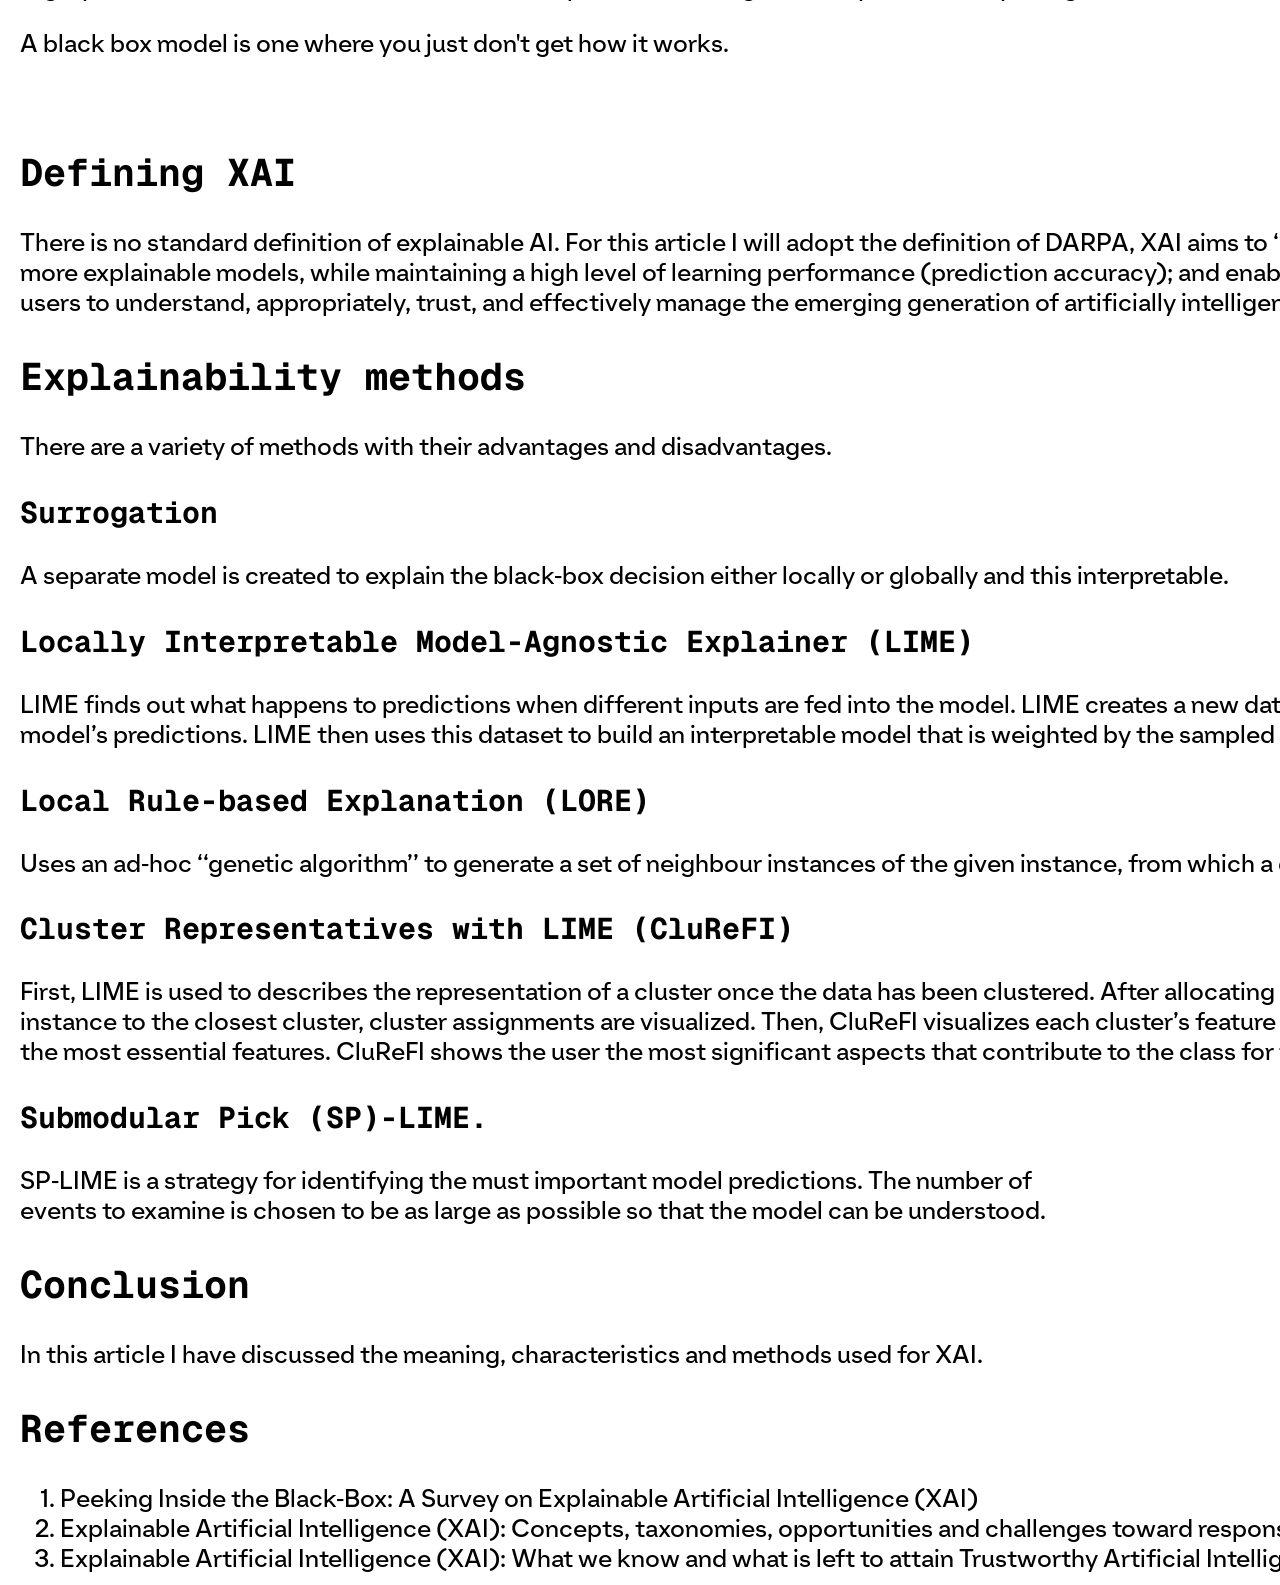
<file: html/article_3.html>
<!-- the home page -->
 <!DOCTYPE html>
 <html lang="en">
 <head>
    <meta charset="UTF-8">
    <meta name="viewport" content="width=device-width, initial-scale=1.0">
    <link rel="stylesheet" type="text/css" href="../css/article_2.css" /> 
    <title>A concise introduction to XAI and its methods</title>
 </head>
 <body>
    <!-- make a notification saying that the website is best viewed on desktop -->
    <div id="hero_section"> 
        <!-- block level identification -->
        <div class="menu">
            <button class="menu_button"> <a href="../index.html">HOME</a></button>
            <button class="menu_button"><a href="projects.html">PROJECTS</a></button>
            <button class="menu_button"><a href="articles.html">ARTICLES</a></button>
            <button class="menu_button"><a href="about_me.html">ABOUT ME</a></button>
            
            <!-- the menu -->
        </div>

        <div class="hero_title">
            <h1 class ="title">A concise introduction to XAI and its methods </h1>
        </div>
        
        
    </div>
    <hr>

    <div class="page">
        <div id= "description_section">
            <div class="description_container">
            

                <h2 id="introduction" class="headiing">Introduction</h2>
                <p>This article is an introduction to explainable AI. I will go through the definition, reasons why its is needed and a variety of techniques that can be used to implement it. </p>
                
                <h2 id="why-xai-is-necessary" class="headiing">why XAI is necessary</h2>
                
                <p>XAI is necessary to be able:  </p>
                <ol>
                    <li>To justify the AI&#39;s response.</li>
                    <li>To explain its reasoning.</li>
                    <li>To discover new ways of solving problem.</li>
                    <li>To improve existing processes.This article is an introduction to explainable AI. I will go through the definition, reasons why its is needed and a variety of techniques that can be used to implement it.</li>
                    <li>To empower users to evaluate the output of the model.</li>
                    <li>To learn new knowledge from the model.</li>
                    <li>To trust it more in high stake areas like healthcare.</li>
                </ol>



                <h2 id="real-life-applications-of-xai" class="headiing">Real life applications of XAI</h2>
                
                <ol>
                    <li>Used by regulators to certify the competency of models.</li>
                    <li>Used by managers and executives to  asses how well the models meet the requirements.</li>
                    <li>To improve product efficiency.</li>
                    <li>Verify the decision made by the model.</li>
                    <li>AI has the potential to better assess risks for recidivism.</li>
                    <li>To give investment advice.</li>
                </ol>

                <h2 id="explain-definitions" class="headiing">Explain definitions</h2>
                
                <p>There are  definitions that are needed to be defined before I tell you the definition of XAI and get into the rest of the article. In this section.</p>
                    <h3 id="1-explainability" class="headiing">1. Explainability</h3>
                        <p>Means the ability to describe the model’s black-box behaviour. There are 4  maxims that must be followed by explanations: </p>
                        <pre><code><span class="hljs-number">1.</span> Quality:  Finds out <span class="hljs-keyword">the</span> correct explanation.
                        <span class="hljs-number">2.</span> Quantity: Deliver <span class="hljs-keyword">the</span> appropriate amount <span class="hljs-keyword">of</span> information that is informative.
                        <span class="hljs-number">3.</span> Relation: An explanation must contain only information relevant <span class="hljs-built_in">to</span> <span class="hljs-keyword">the</span> discussion. 
                        <span class="hljs-number">4.</span> Manner: <span class="hljs-keyword">the</span> information should be  delivered <span class="hljs-keyword">in</span> this manner: 
                            <span class="hljs-number">1.</span> no ambiguous <span class="hljs-keyword">words</span>. 
                            <span class="hljs-number">2.</span> no ambiguous explanations. 
                            <span class="hljs-number">3.</span> <span class="hljs-keyword">the</span> explanation should be concise. 
                            <span class="hljs-number">4.</span> information should be <span class="hljs-keyword">in</span> order. 
                        <span class="hljs-number">5.</span> Context-oriented: Explanations should depend <span class="hljs-keyword">on</span> <span class="hljs-title">type</span> <span class="hljs-title">of</span> <span class="hljs-title">user</span>, <span class="hljs-title">i</span>.<span class="hljs-title">e</span>. <span class="hljs-title">developer</span>, <span class="hljs-title">regulator</span>, <span class="hljs-title">customer</span>, <span class="hljs-title">etc</span>.
                        </code></pre><h3 id="2-interpretability" class="headiing">2. Interpretability</h3>
                        <p>The ability to explain or to provide the meaning of something in understandable terms to a human.</p>
                
                    <h3 id="3-transparency" class="headiing">3. Transparency</h3>
                        <p>a model is considered to be transparent if by itself it is understandable. </p>
                    <h3 id="4-understandability-intelligibility" class="headiing">4. Understandability/ intelligibility</h3>
                        <p>Explains the characteristic of a model to make a human understand how the model works – without  explaining its internal structure or the algorithms.</p>
                    <h3 id="5-comprehensibility" class="headiing">5. Comprehensibility</h3>
                        <p>The ability to represent what a model has learned in a human understandable fashion</p>
                    <h3 id="6-fairness" class="headiing">6. Fairness</h3>
                        <p>A model’s ability to make unbiased decisions.</p>
                    <h3 id="7-robustness" class="headiing">7. Robustness</h3>
                        <p>The sensitivity of the system’s output to a change in the input. </p>
                    <h3 id="8-causality" class="headiing">8. Causality</h3>
                        <p>Measures the change in the predicted output. </p>
                    <h3 id="9-satisfaction" class="headiing">9. Satisfaction</h3>
                        <p>The ability to improve the usability and utility of the model.</p>
                    <h3 id="10-stability"  class="headiing">10. Stability</h3>
                        <p>The ability  to provide comparable explanations for inputs that are similar.</p>
                    <h3 id="black-box-white-box-and-grey-box-models" class="headiing">Black-box, white-box and grey-box models</h3>
                        <p>A white-box or a glass-box model are models that can be understood by glancing at the summary or parameters of the model without the need for an external model to provide an explanation. </p>
                        <p>A grey-box model  are models that users can interpret at some degree if they are carefully designed.</p>
                        <p>A black box model is one where you just don&#39;t get how it works.</p>
                
                <p>​</p>
                
                <h2 id="defining-xai" class="headiing">Defining XAI</h2>
                    <p>There is no standard definition of explainable AI. For this article I will adopt the definition of DARPA, XAI aims to ‘‘produce more explainable models, while maintaining a high level of learning performance (prediction accuracy); and enable human users to understand, appropriately, trust, and effectively manage the emerging generation of artificially intelligent partners’’.</p>
                
                <h2 id="explainability-methods" class="headiing">Explainability methods</h2>
                    <p>There are a variety of methods with their advantages and disadvantages.</p>
                    <h3 id="surrogation" class="headiing">Surrogation</h3>
                        <p>A separate  model is created to explain the black-box decision either locally or globally and this interpretable.</p>
                    <h3 id="locally-interpretable-model-agnostic-explainer-lime-" class="headiing">Locally Interpretable Model-Agnostic Explainer (LIME)</h3>
                        <p> LIME finds out what happens to predictions when different inputs are fed into the  model. LIME creates a new dataset using changed samples and the black-box model’s predictions. LIME then uses this dataset to build an interpretable model that is weighted by the sampled instances’ closeness to the instance of interest.</p>
                    <h3 id="local-rule-based-explanation-lore-" class="headiing">Local Rule-based Explanation (LORE)</h3>
                        <p>Uses an ad-hoc ‘‘genetic algorithm’’ to generate a  set of neighbour instances of the given instance, from which a decision tree classifier can be made. </p>
                    <h3 id="cluster-representatives-with-lime-clurefi-" class="headiing">Cluster Representatives with LIME (CluReFI)</h3>
                        <p>First, LIME is used to describes the representation of a cluster once the data has been clustered. After allocating an unknown data instance to the closest cluster,  cluster assignments are visualized. Then, CluReFI visualizes each cluster’s feature validity ranges for the most essential features. CluReFI shows the user the most significant aspects that contribute to the class for their representation</p>
                    <h3 id="submodular-pick-sp-lime-" class="headiing">Submodular Pick (SP)-LIME.</h3>
                        <p> SP-LIME is a strategy for identifying the must important model predictions. The number of events to examine is chosen to be as large as possible so that the model can be understood. </p>
                
                <h2 id="conclusion" class="headiing">Conclusion</h2>
                    <p>In this article I have discussed the meaning, characteristics and methods used for XAI.</p>
                
                <h2 id="references" class="headiing">References</h2>
                    <ol>
                        <li>Peeking Inside the Black-Box: A Survey on Explainable Artificial Intelligence (XAI)</li>
                        <li>Explainable Artificial Intelligence (XAI): Concepts, taxonomies, opportunities and challenges toward responsible AI</li>
                        <li>Explainable Artificial Intelligence (XAI): What we know and what is left to attain Trustworthy Artificial Intelligence</li>
                    </ol>



            </div>
        </div>
    </div>
     
 </body>
 </html>
</file>
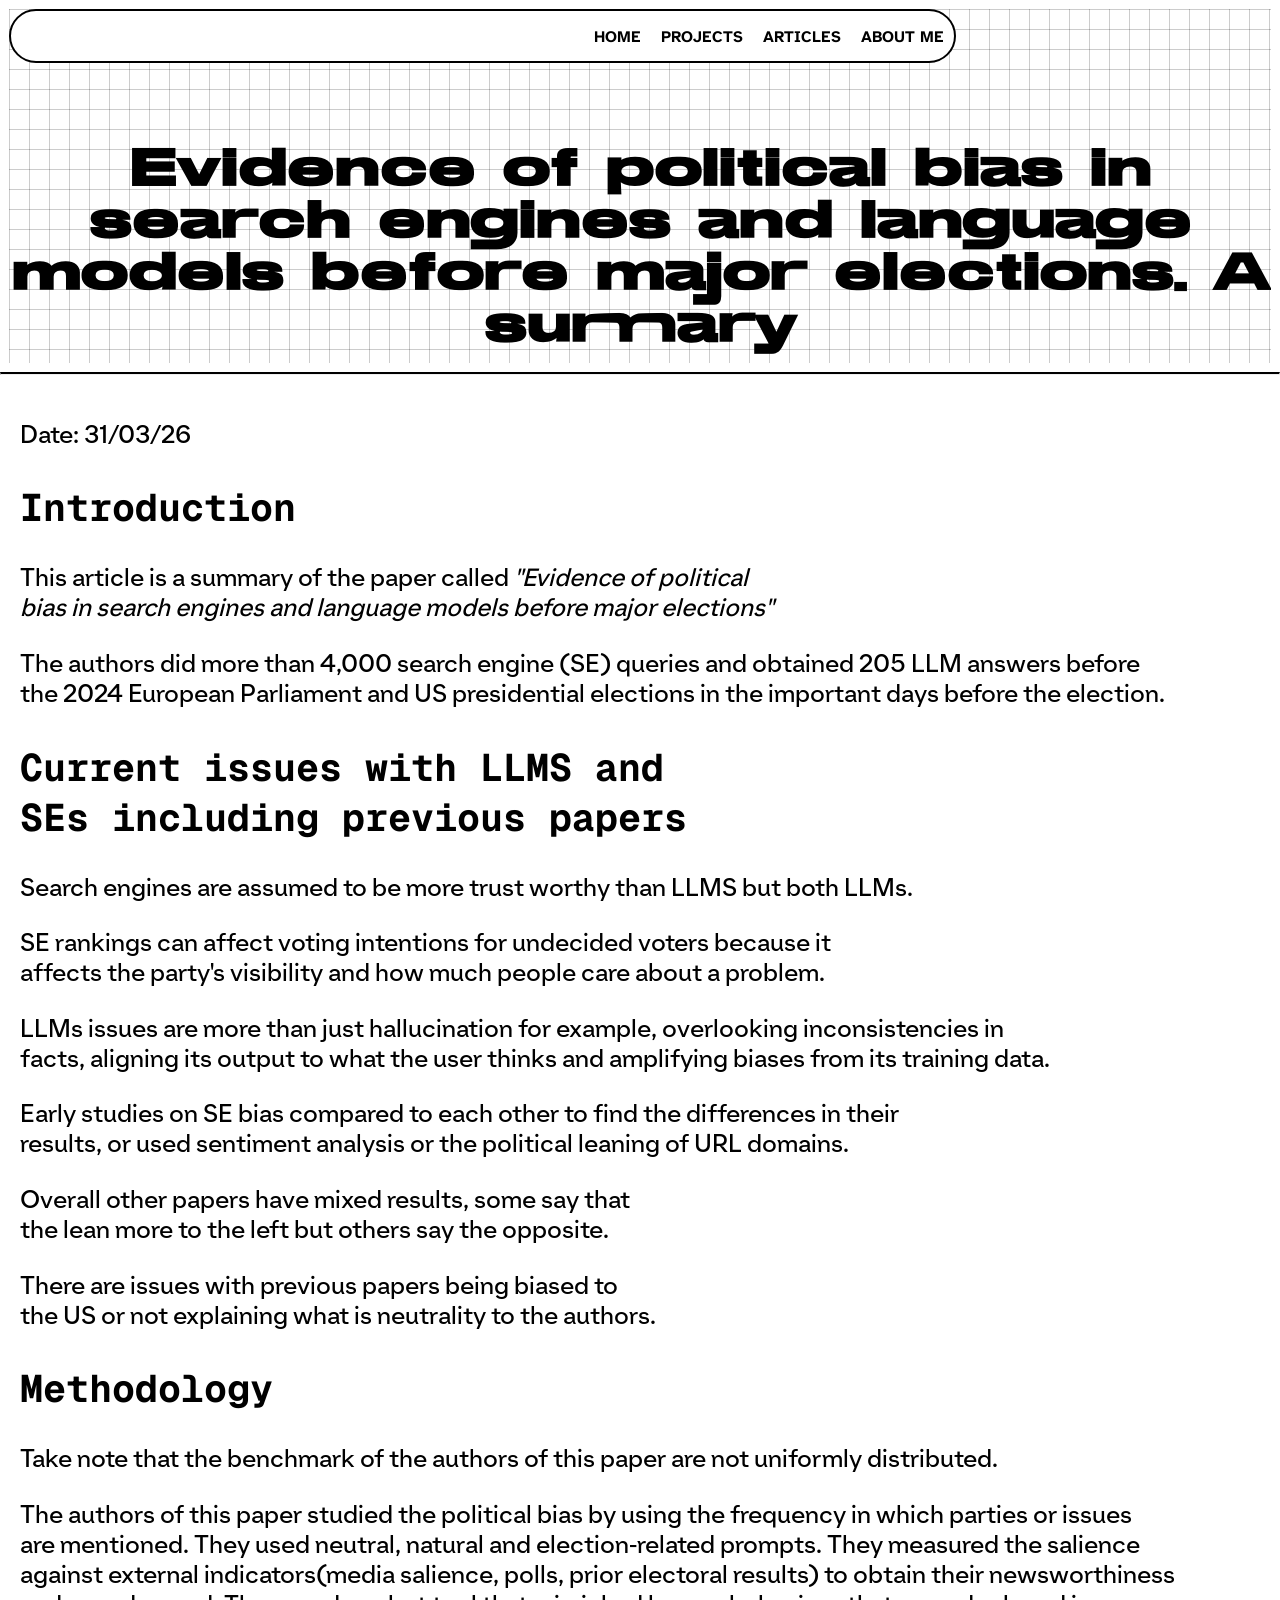
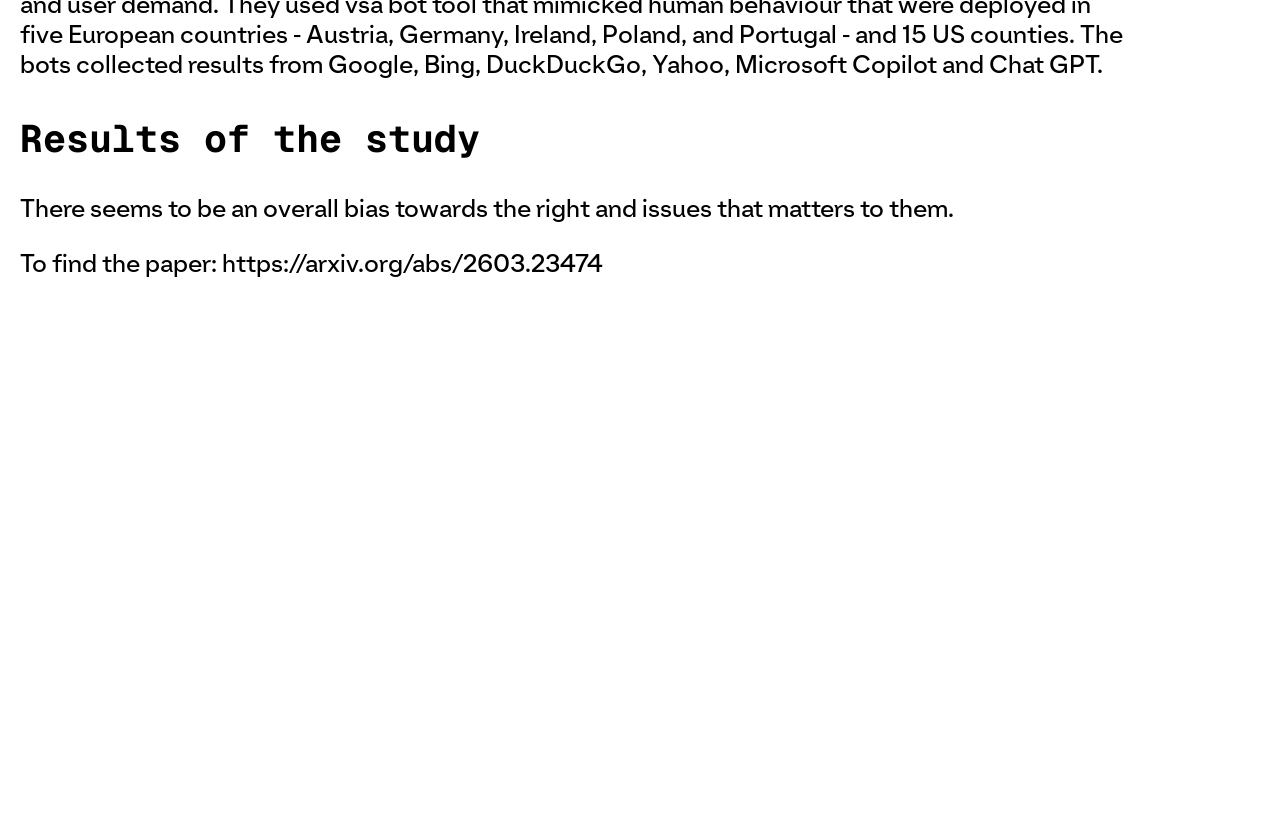
<file: html/article_4.html>
<!-- the home page -->
 <!DOCTYPE html>
 <html lang="en">
 <head>
    <meta charset="UTF-8">
    <meta name="viewport" content="width=device-width, initial-scale=1.0">
    <link rel="stylesheet" type="text/css" href="../css/article_2.css" /> 
    <title>Evidence of political bias in search engines and language models before major elections. A summary</title>
 </head>
 <body>
    <!-- make a notification saying that the website is best viewed on desktop -->
    <div id="hero_section"> 
        <!-- block level identification -->
        <div class="menu">
            <button class="menu_button"> <a href="../index.html">HOME</a></button>
            <button class="menu_button"><a href="projects.html">PROJECTS</a></button>
            <button class="menu_button"><a href="articles.html">ARTICLES</a></button>
            <button class="menu_button"><a href="about_me.html">ABOUT ME</a></button>
            
            <!-- the menu -->
        </div>

        <div class="hero_title">
            <h1 class ="title">Evidence of political bias in search engines and language models before major elections. A summary </h1>
        </div>
        
        
    </div>
    <hr>

    <div class="page">
        <div id= "description_section">
            <div class="description_container">
                <p>Date: 31/03/26</p>
                <h2 id="introduction" class="headiing">Introduction</h2>
                    <p>This article is a summary of the paper called <em>&quot;Evidence of political bias in search engines and language models before major elections&quot;</em></p>
                    <p>The authors did more than 4,000 search engine (SE) queries and obtained 205 LLM answers before the 2024  European Parliament and US presidential elections in the important days before the election.</p>
                
                <h2 id="current-issues-with-llms-and-ses-including-previous-papers" class="headiing">Current issues with LLMS and SEs including previous  papers</h2>
                    <p>Search engines are assumed to be more trust worthy than LLMS but both LLMs.</p>
                    <p>SE rankings can affect voting intentions for undecided voters because it affects the party&#39;s visibility and how much people care about a problem.</p>
                    <p>LLMs issues are more than just hallucination for example, overlooking inconsistencies in facts, aligning its output to what the user thinks and amplifying biases from its training data.</p>
                    <p>Early studies on SE bias compared to each other to find the differences in their results, or used sentiment analysis or the political leaning of  URL domains.  </p>
                    <p>Overall other papers have mixed results, some say that the lean more to the left but others say the opposite.</p>
                    <p>There are issues with previous papers being biased to the US or not explaining what is neutrality to the authors.</p>
                
                <h2 id="methodology" class="headiing">Methodology</h2>
                    <p>Take note that the benchmark of the authors of this paper are not uniformly distributed.</p>
                    <p>The authors of this paper studied the political bias by using the frequency in which parties or issues are mentioned. They used neutral, natural and election-related prompts. They measured  the salience against external indicators(media salience, polls, prior electoral results) to obtain their  newsworthiness and user demand. They used vsa bot tool that mimicked human behaviour that were deployed in five European countries - Austria, Germany, Ireland, Poland, and Portugal - and 15 US counties. The bots collected results from Google, Bing, DuckDuckGo, Yahoo, Microsoft Copilot and Chat GPT. </p>
                
                <h2 id="results-of-the-study" class="headiing">Results of the study</h2>
                    <p>There seems to be an overall bias towards the right and issues that matters to them.</p>
                    <p>To find the paper: <a href="https://arxiv.org/abs/2603.23474">https://arxiv.org/abs/2603.23474</a></p>

         
            </div>
        </div>
    </div>
     
 </body>
 </html>
</file>
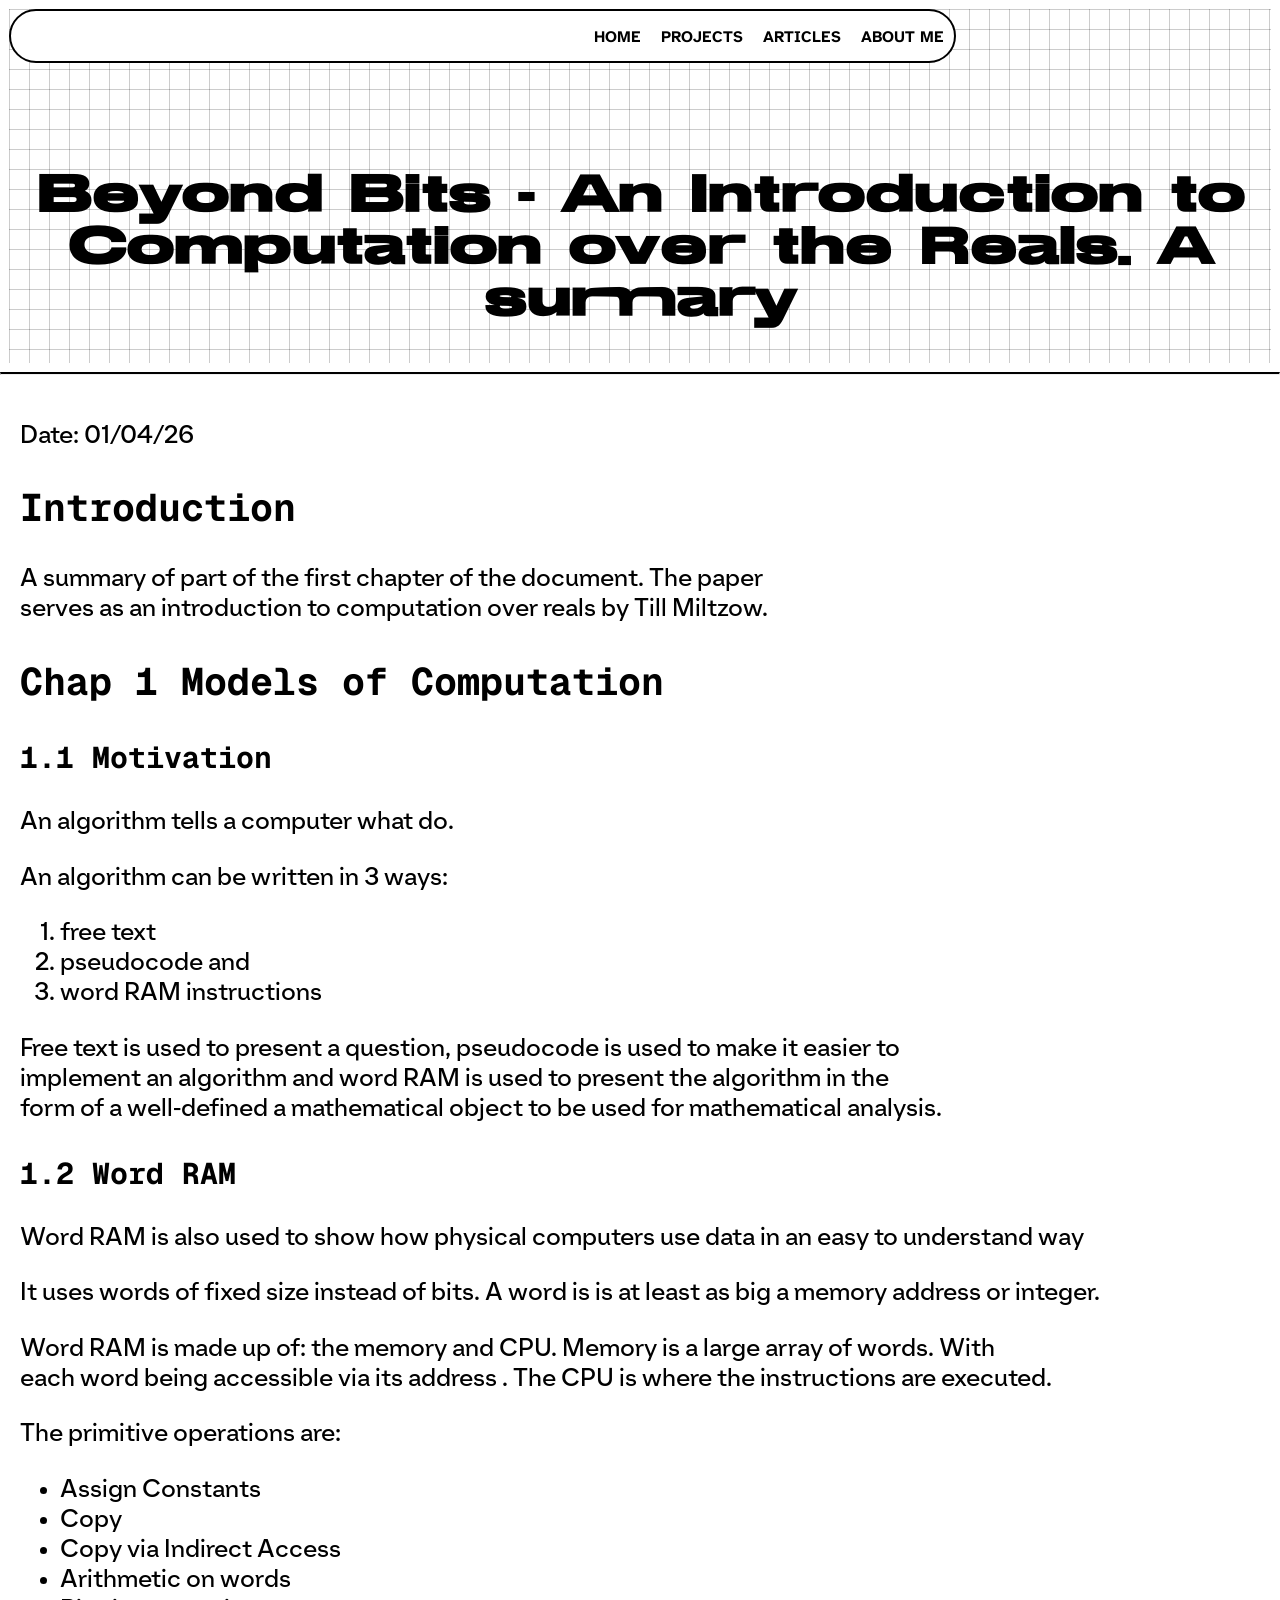
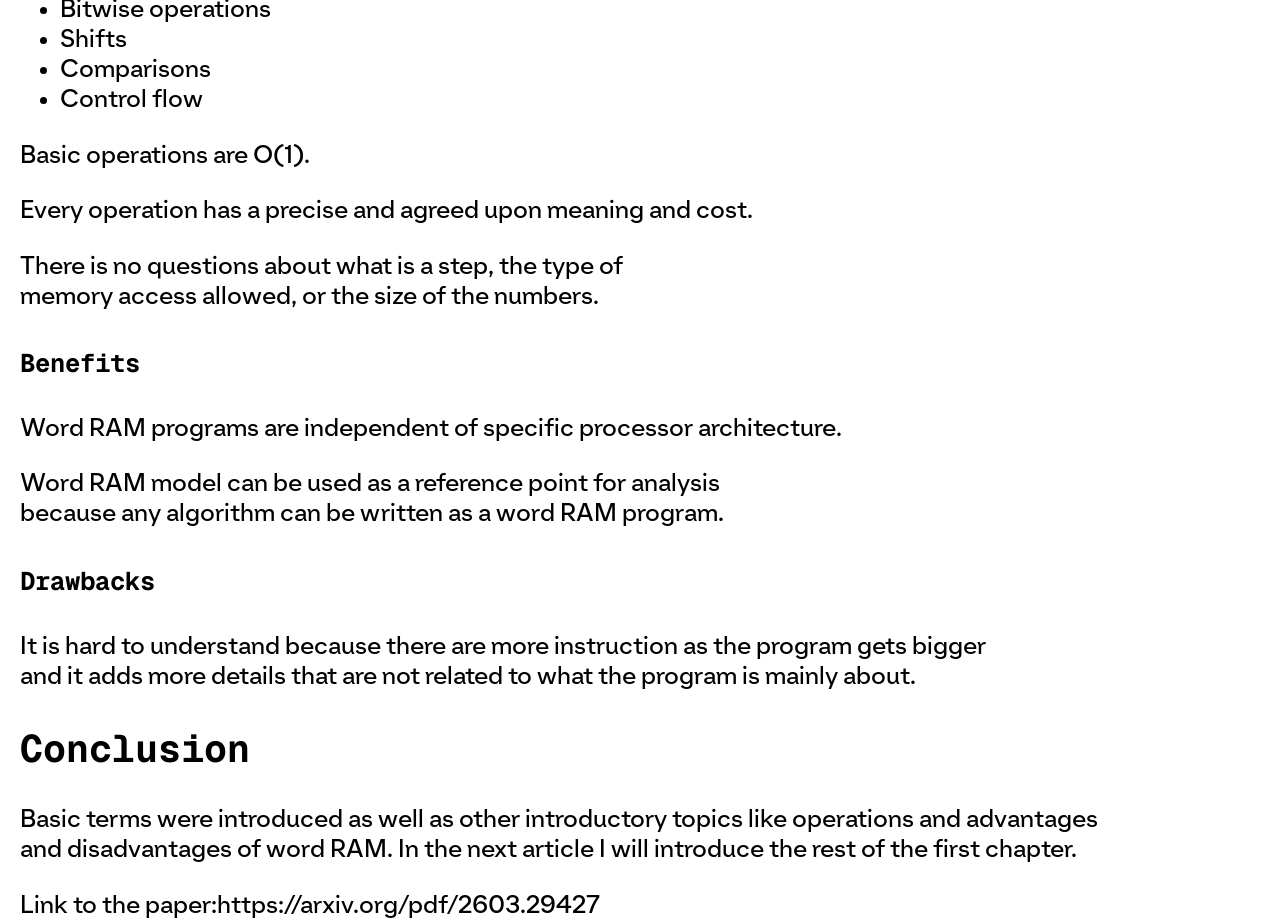
<file: html/article_5.html>
<!-- the home page -->
 <!DOCTYPE html>
 <html lang="en">
 <head>
    <meta charset="UTF-8">
    <meta name="viewport" content="width=device-width, initial-scale=1.0">
    <link rel="stylesheet" type="text/css" href="../css/article_2.css" /> 
    <title>Beyond Bits -  An Introduction to Computation over the Reals. A summary</title>
 </head>
 <body>
    <!-- make a notification saying that the website is best viewed on desktop -->
    <div id="hero_section"> 
        <!-- block level identification -->
        <div class="menu">
            <button class="menu_button"> <a href="../index.html">HOME</a></button>
            <button class="menu_button"><a href="projects.html">PROJECTS</a></button>
            <button class="menu_button"><a href="articles.html">ARTICLES</a></button>
            <button class="menu_button"><a href="about_me.html">ABOUT ME</a></button>
            
            <!-- the menu -->
        </div>

        <div class="hero_title">
            <h1 class ="title">Beyond Bits -  An Introduction to Computation over the Reals. A summary</h1>
        </div>
        
        
    </div>
    <hr>

    <div class="page">
        <div id= "description_section">
            <div class="description_container">
                <p>Date: 01/04/26</p>
                
                <h2 id="introduction" class="headiing">Introduction</h2>
                    <p>A summary of part of the first chapter of the document.  The paper serves as an introduction to computation over reals  by Till Miltzow.</p>
                
                    <h2 id="chap-1-models-of-computation" class="headiing">Chap 1 Models of Computation</h2>
                        <h3 id="1-1-motivation" class="headiing">1.1 Motivation</h3>
                            <p>An algorithm tells a computer what do.</p>
                            <p>An algorithm can be written in 3 ways:</p>
                            <ol>
                                <li>free text</li>
                                <li>pseudocode and</li>
                                <li>word RAM instructions </li>
                            </ol>
                            <p>Free text is used to present a question, pseudocode is used to make it easier to implement an algorithm and word RAM is used to present the algorithm in the form of a well-defined a mathematical object to be used for mathematical analysis.</p>
                        <h3 id="1-2-word-ram" class="headiing">1.2 Word RAM</h3>
                            <p>Word RAM is also used to show how physical computers use data  in an easy to  understand way</p>
                            <p>It uses words of fixed size instead of bits. A word is is at least as big a memory address or integer. </p>
                            <p>Word RAM is made up of: the memory and CPU. Memory is a large array of words. With each word  being accessible via its address . The CPU is where the instructions are executed.</p>
                            <p>The primitive operations are:</p>
                            <ul>
                                <li>Assign Constants</li>
                                <li>Copy</li>
                                <li>Copy via Indirect Access</li>
                                <li>Arithmetic on words</li>
                                <li>Bitwise operations</li>
                                <li>Shifts</li>
                                <li>Comparisons</li>
                                <li>Control flow</li>
                            </ul>
                            <p>Basic operations are O(1). </p>
                            <p>Every operation has a precise and agreed upon meaning and cost.</p>
                            <p>There is no questions about what is a step, the type of memory access allowed, or the size of the numbers.</p>
                                <h4 id="benefits" class="headiing">Benefits</h4>
                                    <p>Word RAM programs are independent of specific processor architecture.</p>
                                    <p>Word RAM model can be used as a reference point for analysis because any algorithm can be written as a word RAM program.</p>
                                <h4 id="drawbacks" class="headiing">Drawbacks</h3>
                                    <p>It is hard to understand because there are more instruction as the program gets bigger and it adds more details that are not related to what the program is mainly about.</p>
                <h2 id="conclusion" class="headiing">Conclusion</h2>
                    <p>Basic terms were introduced as well as other introductory topics like operations and advantages and disadvantages of word RAM. In the next article I will introduce the rest of the first chapter.</p>
                    <p>Link to the paper:<a href="https://arxiv.org/pdf/2603.29427">https://arxiv.org/pdf/2603.29427</a></p>


         
            </div>
        </div>
    </div>
     
 </body>
 </html>
</file>
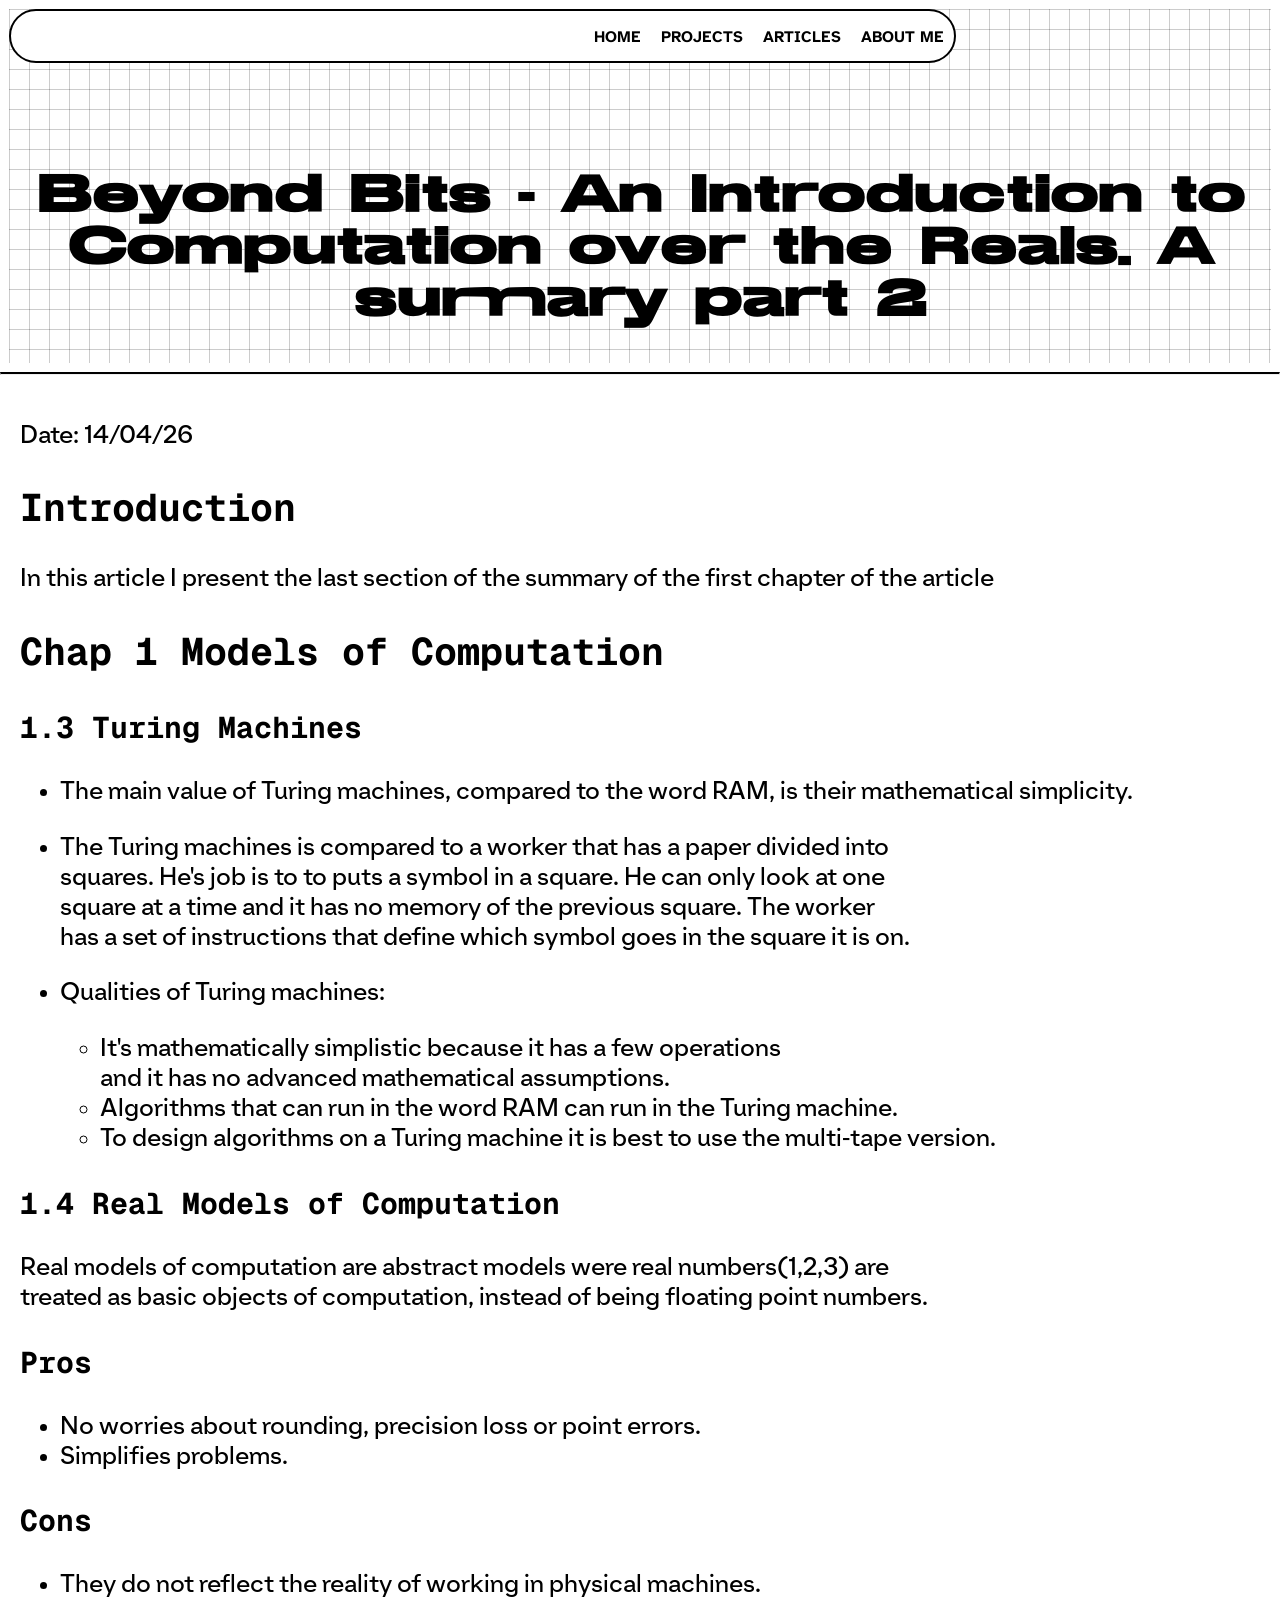
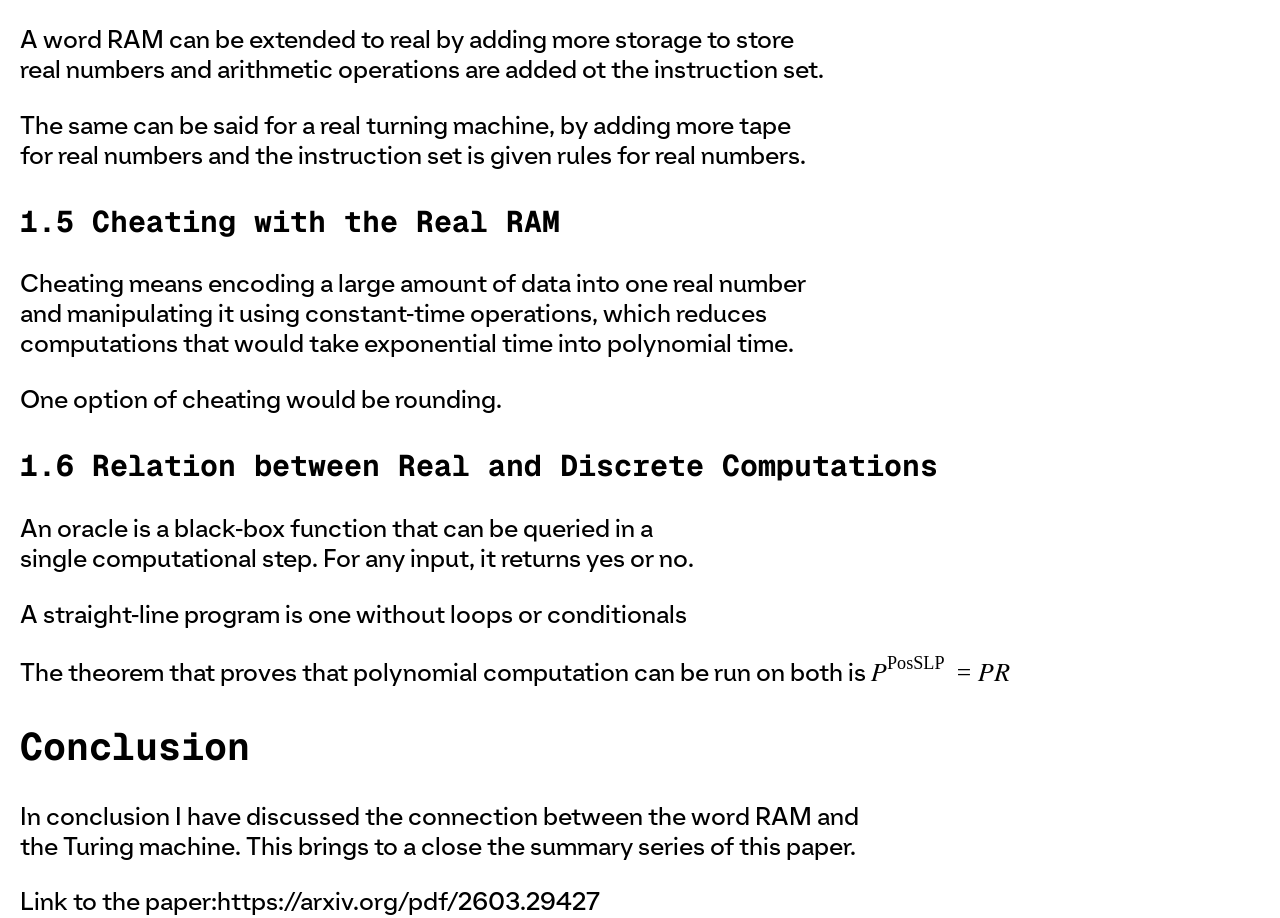
<file: html/article_6.html>
<!-- the home page -->
 <!DOCTYPE html>
 <html lang="en">
 <head>
    <meta charset="UTF-8">
    <meta name="viewport" content="width=device-width, initial-scale=1.0">
    <link rel="stylesheet" type="text/css" href="../css/article_2.css" /> 
    <title>Beyond Bits - An Introduction to Computation over the Reals. A summary part 2</title>
 </head>
 <body>
    <!-- make a notification saying that the website is best viewed on desktop -->
    <div id="hero_section"> 
        <!-- block level identification -->
        <div class="menu">
            <button class="menu_button"> <a href="../index.html">HOME</a></button>
            <button class="menu_button"><a href="projects.html">PROJECTS</a></button>
            <button class="menu_button"><a href="articles.html">ARTICLES</a></button>
            <button class="menu_button"><a href="about_me.html">ABOUT ME</a></button>
            
            <!-- the menu -->
        </div>

        <div class="hero_title">
            <h1 class ="title">Beyond Bits - An Introduction to Computation over the Reals. A summary part 2</h1>
        </div>
        
        
    </div>
    <hr>

    <div class="page">
        <div id= "description_section">
            <div class="description_container">
                <p>Date: 14/04/26</p>
                
                
                    <h2 id="introduction" class="headiing">Introduction</h2>
                    <p> In this article  I present the last section of the summary of the first chapter of the article</p>
                    <h2 id="chap-1-models-of-computation" class="headiing">Chap 1 Models of Computation</h2>
                    <h3 id="1-3-turing-machines" class="headiing">1.3 Turing Machines</h3>
                    <ul>
                    <li>The main value of Turing machines, compared to the word RAM, is their mathematical simplicity.</li>
                    <li><p>The Turing machines is compared to a worker that has a paper divided into squares. He&#39;s job is to to puts a symbol in a square. He can only look at one square at a time and it has no memory of the previous square. The worker has  a set of instructions that define which symbol goes in the square it is on.</p>
                    </li>
                    <li><p>Qualities of Turing machines:</p>
                    <ul>
                    <li>It&#39;s mathematically simplistic because it has a few operations  and it has  no advanced mathematical assumptions.</li>
                    <li>Algorithms that can run in the word RAM can run in the Turing machine.</li>
                    <li>To design algorithms on a Turing machine it is best to use the multi-tape version.</li>
                    </ul>
                    </li>
                    </ul>
                    <h3 id="1-4-real-models-of-computation" class="headiing">1.4 Real Models of Computation</h3>
                    <p>Real models of computation are abstract models were real numbers(1,2,3) are treated as basic objects of computation, instead of being floating point numbers.</p>
                    <h3 id="pros" class="headiing">Pros</h3>
                    <ul>
                    <li>No worries about rounding, precision loss or point errors.</li>
                    <li>Simplifies problems.</li>
                    </ul>
                    <h3 id="cons" class="headiing">Cons</h3>
                    <ul>
                    <li>They do not reflect the reality of working in physical machines.</li>
                    </ul>
                    <p>A word RAM can be extended to real by adding more storage to store real numbers and arithmetic operations are added ot the instruction set.</p>
                    <p>The same can be said for a real turning machine, by adding more tape for real numbers and the instruction set is given rules for real numbers.</p>
                    <h3 id="1-5-cheating-with-the-real-ram" class="headiing">1.5 Cheating with the Real RAM</h3>
                    <p> Cheating means encoding a large amount of data into one real number and manipulating it using constant-time operations, which  reduces computations that would take exponential time into polynomial time.</p>
                    <p>One option of cheating would be rounding. </p>
                    
                    <h3 id="1-6-relation-between-real-and-discrete-computations" class="headiing">1.6 Relation between Real and Discrete Computations</h3>
                        <p>An oracle is a black-box function that can be queried in a single computational step. For any input, it returns  yes or no.</p>
                        <p>A straight-line program is one  without loops or conditionals</p>
                        <p>The theorem that proves that polynomial computation can be run on both is 
                            <math xmlns="http://www.w3.org/1998/Math/MathML">
                                <msup>
                                    <mi>P</mi>
                                    <mtext>PosSLP</mtext>
                                </msup>
                                <mo>=</mo>
                                <mi>P</mi>
                                <mi>R</mi>
                                </math>

                        </p>
                    
                    <h2 id="conclusion" class="headiing">Conclusion</h2>
                        <p>In conclusion I have discussed the connection between the word RAM and the Turing machine. This brings to a close the summary series of this paper. </p>
                        <p>Link to the paper:<a href="https://arxiv.org/pdf/2603.29427">https://arxiv.org/pdf/2603.29427</a></p>


         
            </div>
        </div>
    </div>
     
 </body>
 </html>
</file>
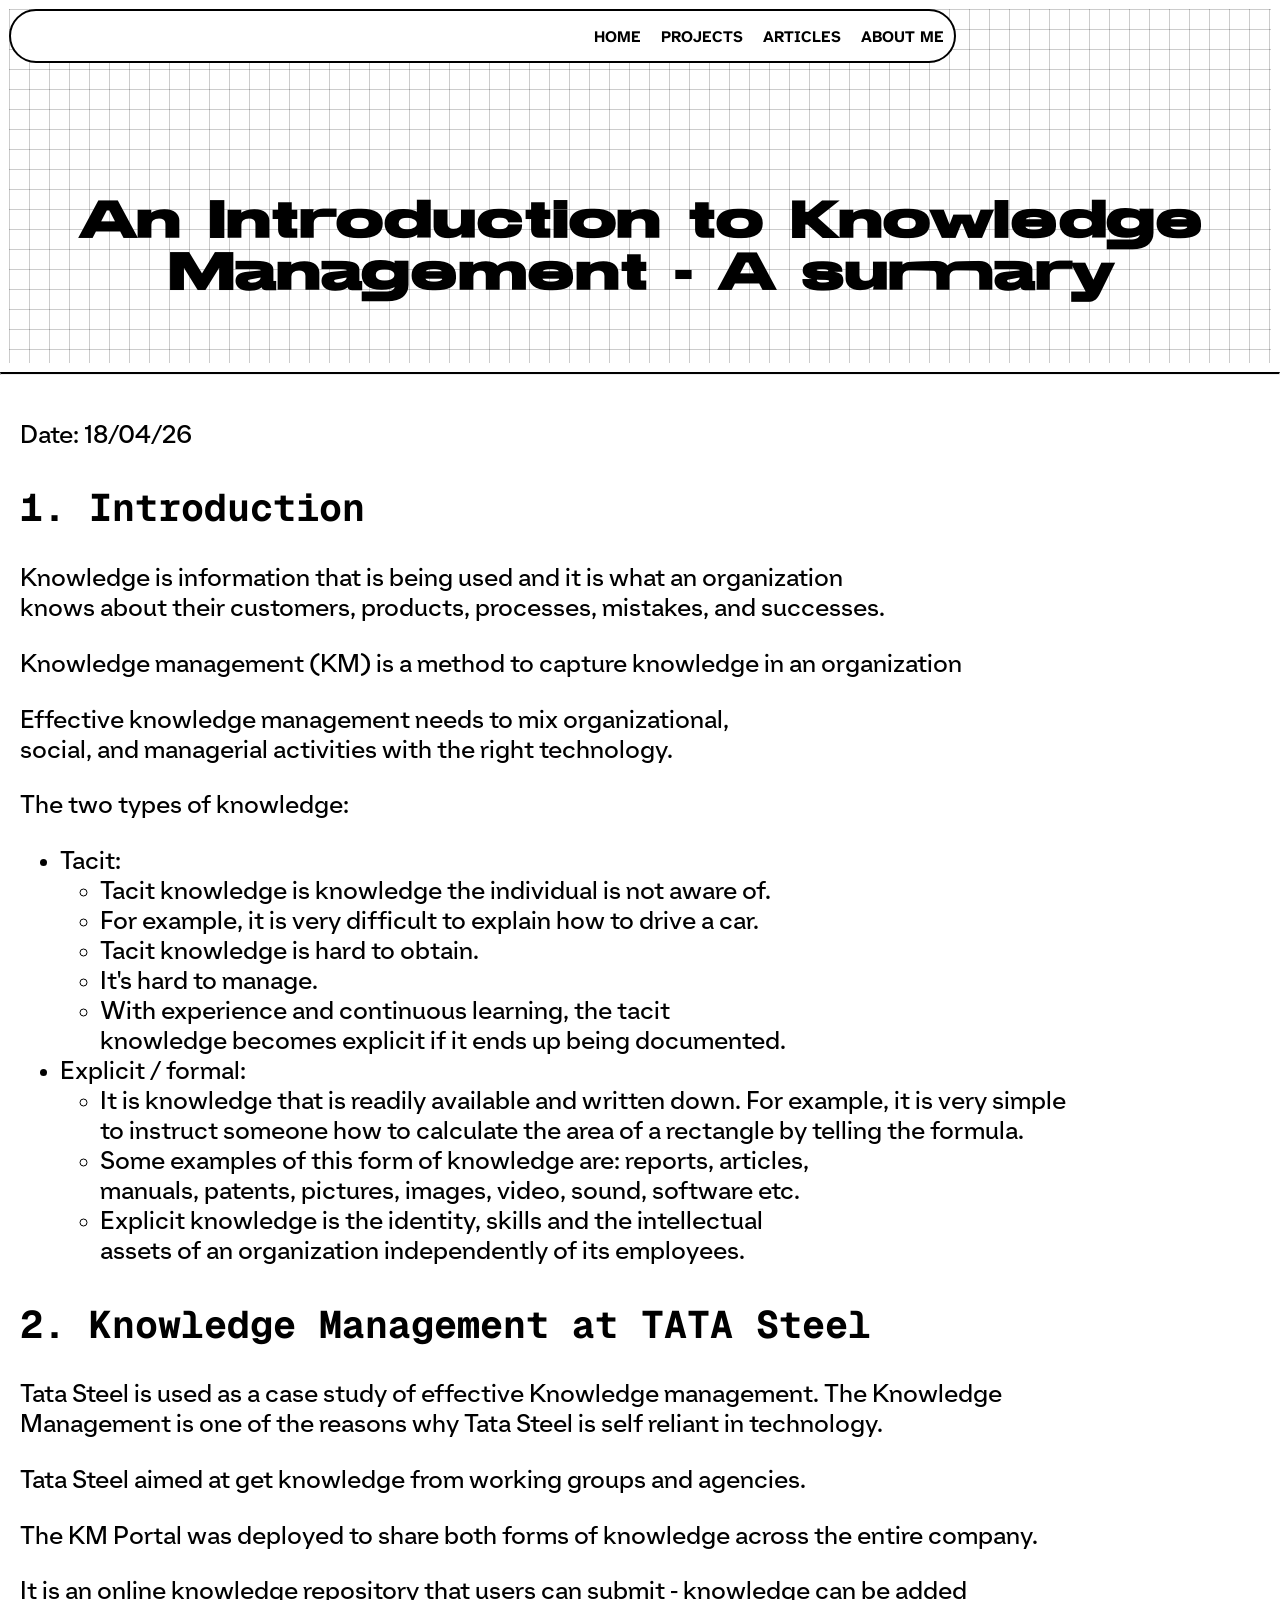
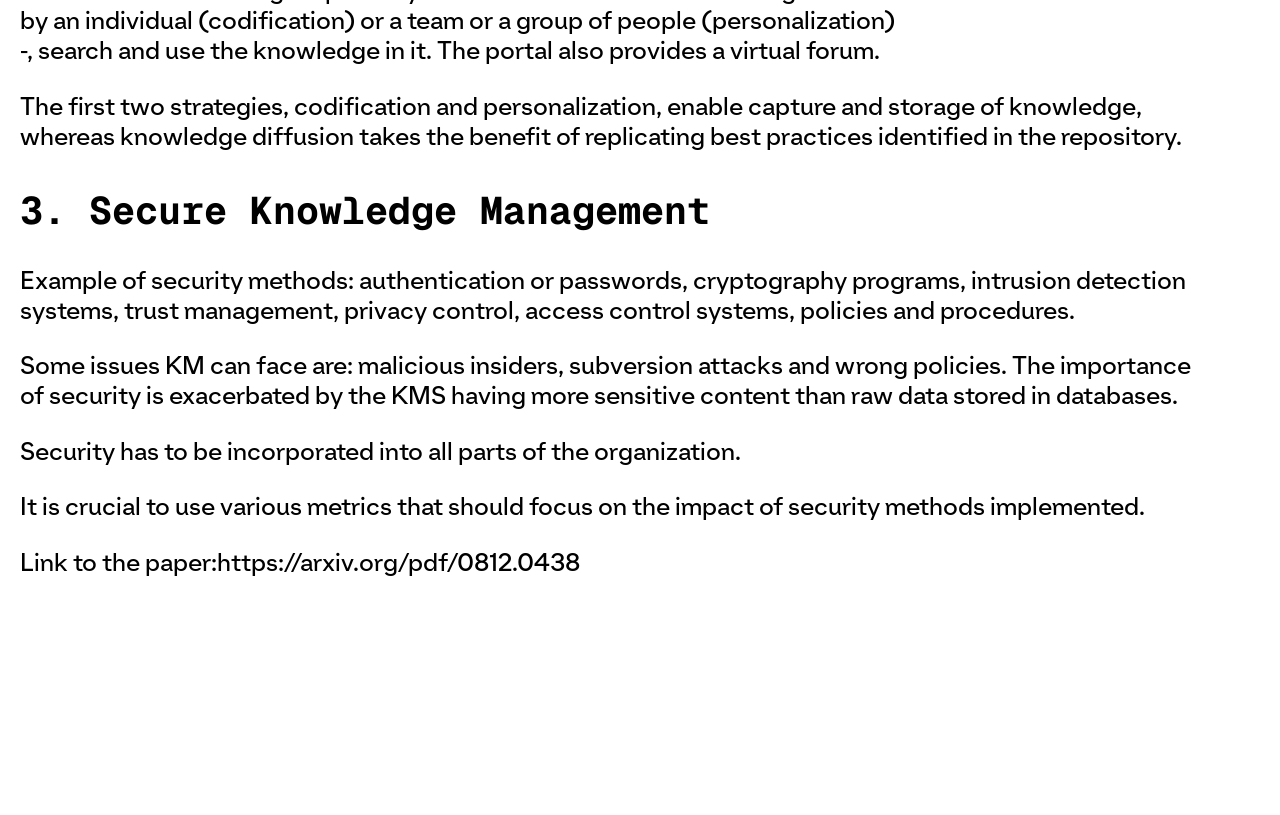
<file: html/article_7.html>
<!-- the home page -->
 <!DOCTYPE html>
 <html lang="en">
 <head>
    <meta charset="UTF-8">
    <meta name="viewport" content="width=device-width, initial-scale=1.0">
    <link rel="stylesheet" type="text/css" href="../css/article_2.css" /> 
    <title>An Introduction to Knowledge Management - A summary</title>
 </head>
 <body>
    <!-- make a notification saying that the website is best viewed on desktop -->
    <div id="hero_section"> 
        <!-- block level identification -->
        <div class="menu">
            <button class="menu_button"> <a href="../index.html">HOME</a></button>
            <button class="menu_button"><a href="projects.html">PROJECTS</a></button>
            <button class="menu_button"><a href="articles.html">ARTICLES</a></button>
            <button class="menu_button"><a href="about_me.html">ABOUT ME</a></button>
            
            <!-- the menu -->
        </div>

        <div class="hero_title">
            <h1 class ="title">An Introduction to Knowledge Management - A summary</h1>
        </div>
        
        
    </div>
    <hr>

    <div class="page">
        <div id= "description_section">
            <div class="description_container">
                <p>Date: 18/04/26</p>
                
                <h2 id="1-introduction" class="headiing">1. Introduction</h2>
<p>Knowledge is information that is being used and it is what an organization knows about their customers, products, processes, mistakes, and successes.</p>
<p>Knowledge management (KM) is a method to capture knowledge in an organization</p>
<p>Effective knowledge management needs to mix organizational, social, and managerial activities with the right technology.</p>
<p>The two types of knowledge:</p>
<ul>
<li>Tacit: <ul>
<li>Tacit knowledge is knowledge the individual is not aware of.</li>
<li>For example, it is very difficult to explain how to drive a car. </li>
<li>Tacit knowledge is hard to obtain.</li>
<li>It&#39;s hard to manage.</li>
<li>With experience and continuous learning, the tacit knowledge becomes explicit if it ends up being documented.</li>
</ul>
</li>
<li>Explicit / formal:<ul>
<li>It is knowledge that is readily available and written down. For example, it is very simple to instruct someone how to calculate the area of a rectangle by telling the formula.</li>
<li>Some examples of this form of knowledge are:  reports, articles, manuals, patents, pictures, images, video, sound, software etc.</li>
<li>Explicit knowledge is the identity, skills and the intellectual assets of an organization independently of its employees.</li>
</ul>
</li>
</ul>
<h2 id="2-knowledge-management-at-tata-steel" class="headiing">2. Knowledge Management at TATA Steel</h2>
<p>Tata Steel is used as a case study of effective Knowledge management. The Knowledge Management is one of the reasons why Tata Steel is self reliant in technology.</p>
<p>Tata Steel aimed at get knowledge from  working groups and agencies.</p>
<p>The KM Portal was deployed to share both forms of knowledge across the entire company.</p>
<p>It is an online knowledge repository that users can submit - knowledge can be added by an individual (codification) or a team or a group of people (personalization) -, search and use the knowledge in it. The portal also provides a virtual forum. </p>
<p>The first two strategies, codification and personalization, enable capture and  storage of knowledge, whereas knowledge diffusion takes the benefit of replicating best practices identified in the repository. </p>
<h2 id="3-secure-knowledge-management" class="headiing">3. Secure Knowledge Management</h2>
<p>Example of security methods:  authentication or passwords, cryptography programs, intrusion detection systems, trust management, privacy control,  access control systems, policies and procedures.</p>
<p>Some issues KM can face are: malicious insiders, subversion attacks and wrong policies. The importance of security is exacerbated by the KMS having more sensitive content than raw data stored in databases.</p>
<p>Security has to be incorporated into all parts of the organization. </p>
<p>It is crucial to use various metrics that should focus on the impact of security methods implemented.</p>
<p>Link to the paper:<a href="https://arxiv.org/pdf/0812.0438">https://arxiv.org/pdf/0812.0438</a></p>

                
                    
         
            </div>
        </div>
    </div>
     
 </body>
 </html>
</file>
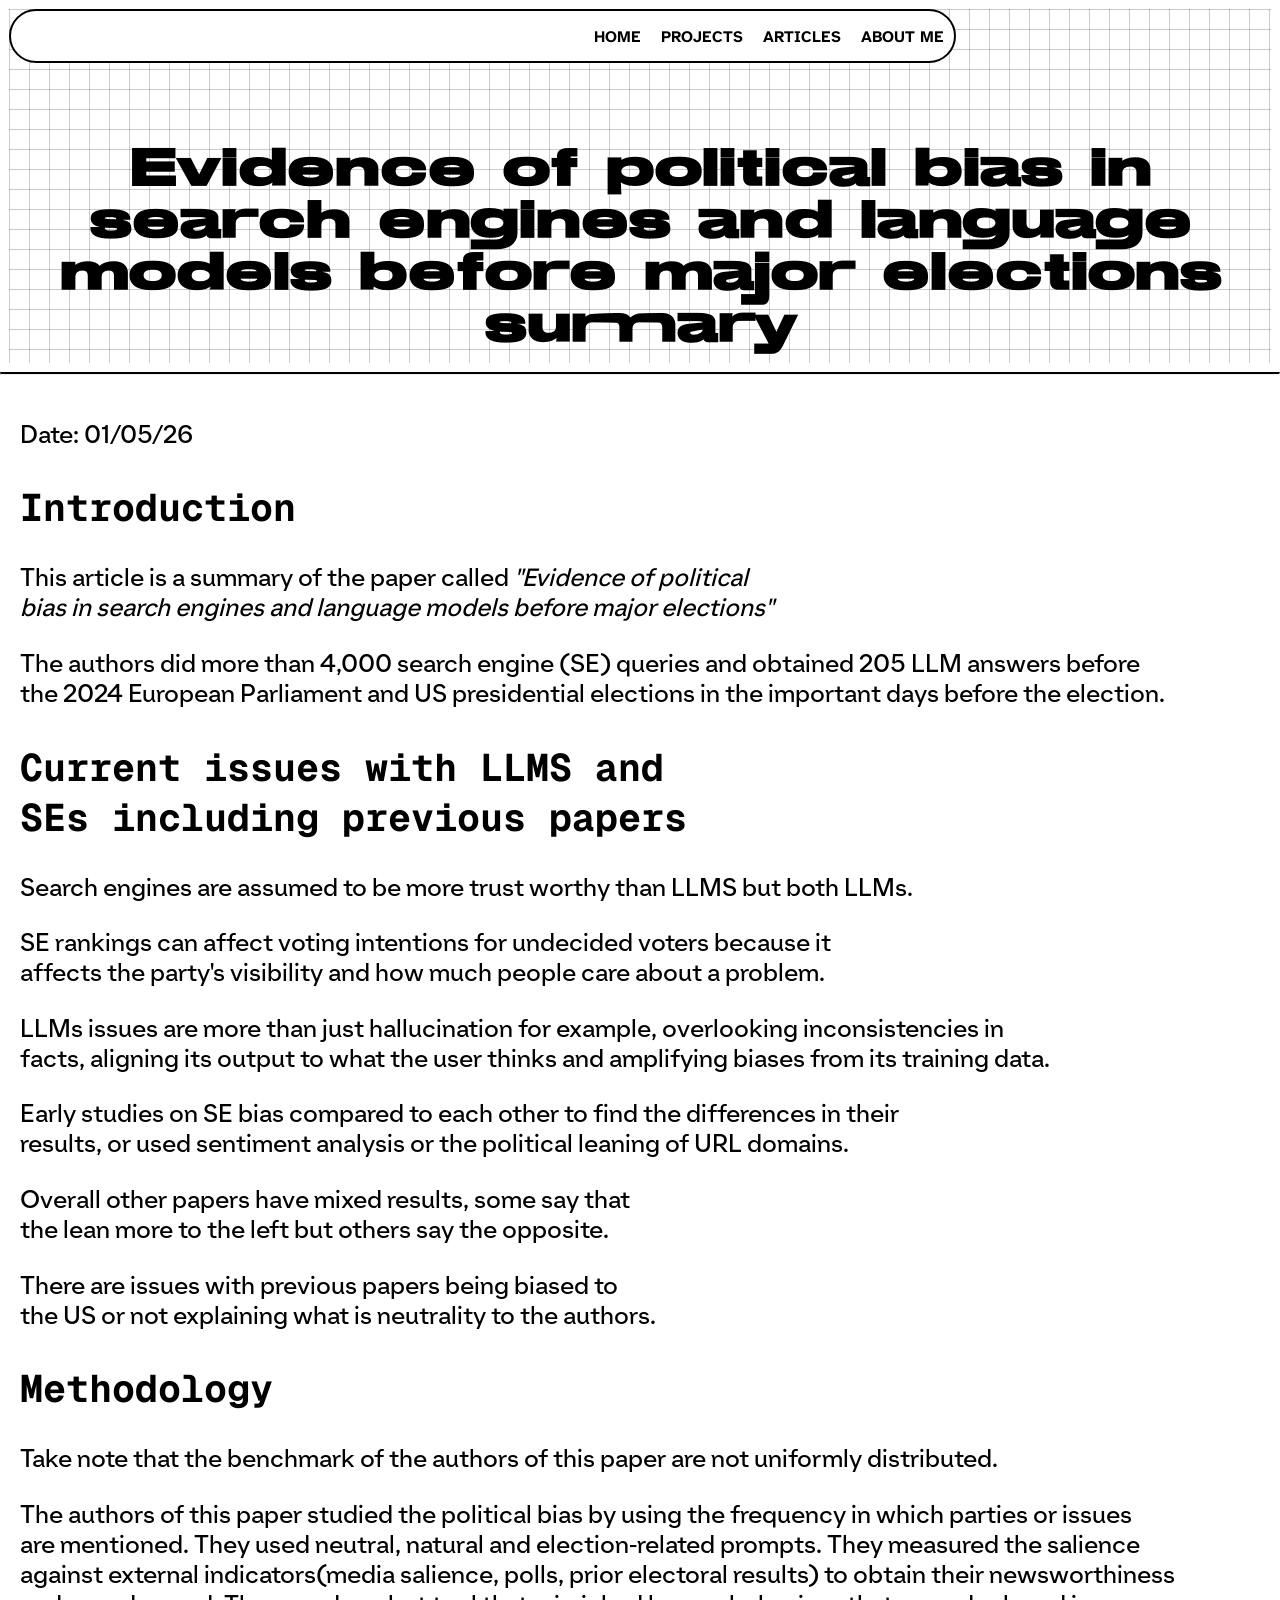
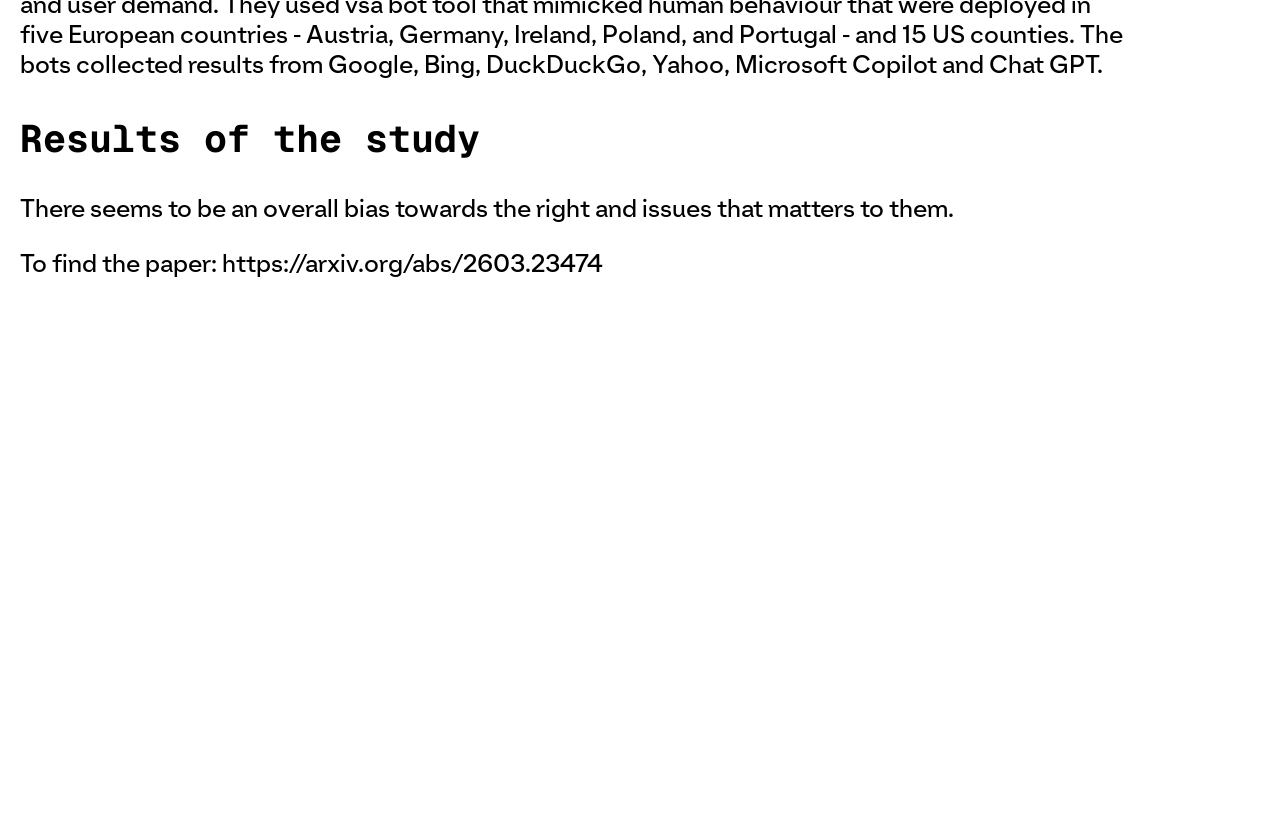
<file: html/article_8.html>
<!-- the home page -->
 <!DOCTYPE html>
 <html lang="en">
 <head>
    <meta charset="UTF-8">
    <meta name="viewport" content="width=device-width, initial-scale=1.0">
    <link rel="stylesheet" type="text/css" href="../css/article_2.css" /> 
    <title>Evidence of political bias in search engines and language models before major elections summary</title>
 </head>
 <body>
    <!-- make a notification saying that the website is best viewed on desktop -->
    <div id="hero_section"> 
        <!-- block level identification -->
        <div class="menu">
            <button class="menu_button"> <a href="../index.html">HOME</a></button>
            <button class="menu_button"><a href="projects.html">PROJECTS</a></button>
            <button class="menu_button"><a href="articles.html">ARTICLES</a></button>
            <button class="menu_button"><a href="about_me.html">ABOUT ME</a></button>
            
            <!-- the menu -->
        </div>

        <div class="hero_title">
            <h1 class ="title">Evidence of political bias in search engines and language models before major elections summary</h1>
        </div>
        
        
    </div>
    <hr>

    <div class="page">
        <div id= "description_section">
            <div class="description_container">
                <p>Date: 01/05/26</p>
                
                <h2 id="introduction" class="headiing">Introduction</h2>
<p>This article is a summary of the paper called <em>&quot;Evidence of political bias in search engines and language models before major elections&quot;</em></p>
<p>The authors did more than 4,000 search engine (SE) queries and obtained 205 LLM answers before the 2024  European Parliament and US presidential elections in the important days before the election.</p>
<h2 id="current-issues-with-llms-and-ses-including-previous-papers" class="headiing">Current issues with LLMS and SEs including previous  papers</h2>
<p>Search engines are assumed to be more trust worthy than LLMS but both LLMs.</p>
<p>SE rankings can affect voting intentions for undecided voters because it affects the party&#39;s visibility and how much people care about a problem.</p>
<p>LLMs issues are more than just hallucination for example, overlooking inconsistencies in facts, aligning its output to what the user thinks and amplifying biases from its training data.</p>
<p>Early studies on SE bias compared to each other to find the differences in their results, or used sentiment analysis or the political leaning of  URL domains.  </p>
<p>Overall other papers have mixed results, some say that the lean more to the left but others say the opposite.</p>
<p>There are issues with previous papers being biased to the US or not explaining what is neutrality to the authors.</p>
<h2 id="methodology" class="headiing">Methodology</h2>
<p>Take note that the benchmark of the authors of this paper are not uniformly distributed.</p>
<p>The authors of this paper studied the political bias by using the frequency in which parties or issues are mentioned. They used neutral, natural and election-related prompts. They measured  the salience against external indicators(media salience, polls, prior electoral results) to obtain their  newsworthiness and user demand. They used vsa bot tool that mimicked human behaviour that were deployed in five European countries - Austria, Germany, Ireland, Poland, and Portugal - and 15 US counties. The bots collected results from Google, Bing, DuckDuckGo, Yahoo, Microsoft Copilot and Chat GPT. </p>
<h2 id="results-of-the-study" class="headiing">Results of the study</h2>
<p>There seems to be an overall bias towards the right and issues that matters to them.</p>
<p>To find the paper: <a href="https://arxiv.org/abs/2603.23474">https://arxiv.org/abs/2603.23474</a></p>

                
                    
         
            </div>
        </div>
    </div>
     
 </body>
 </html>
</file>
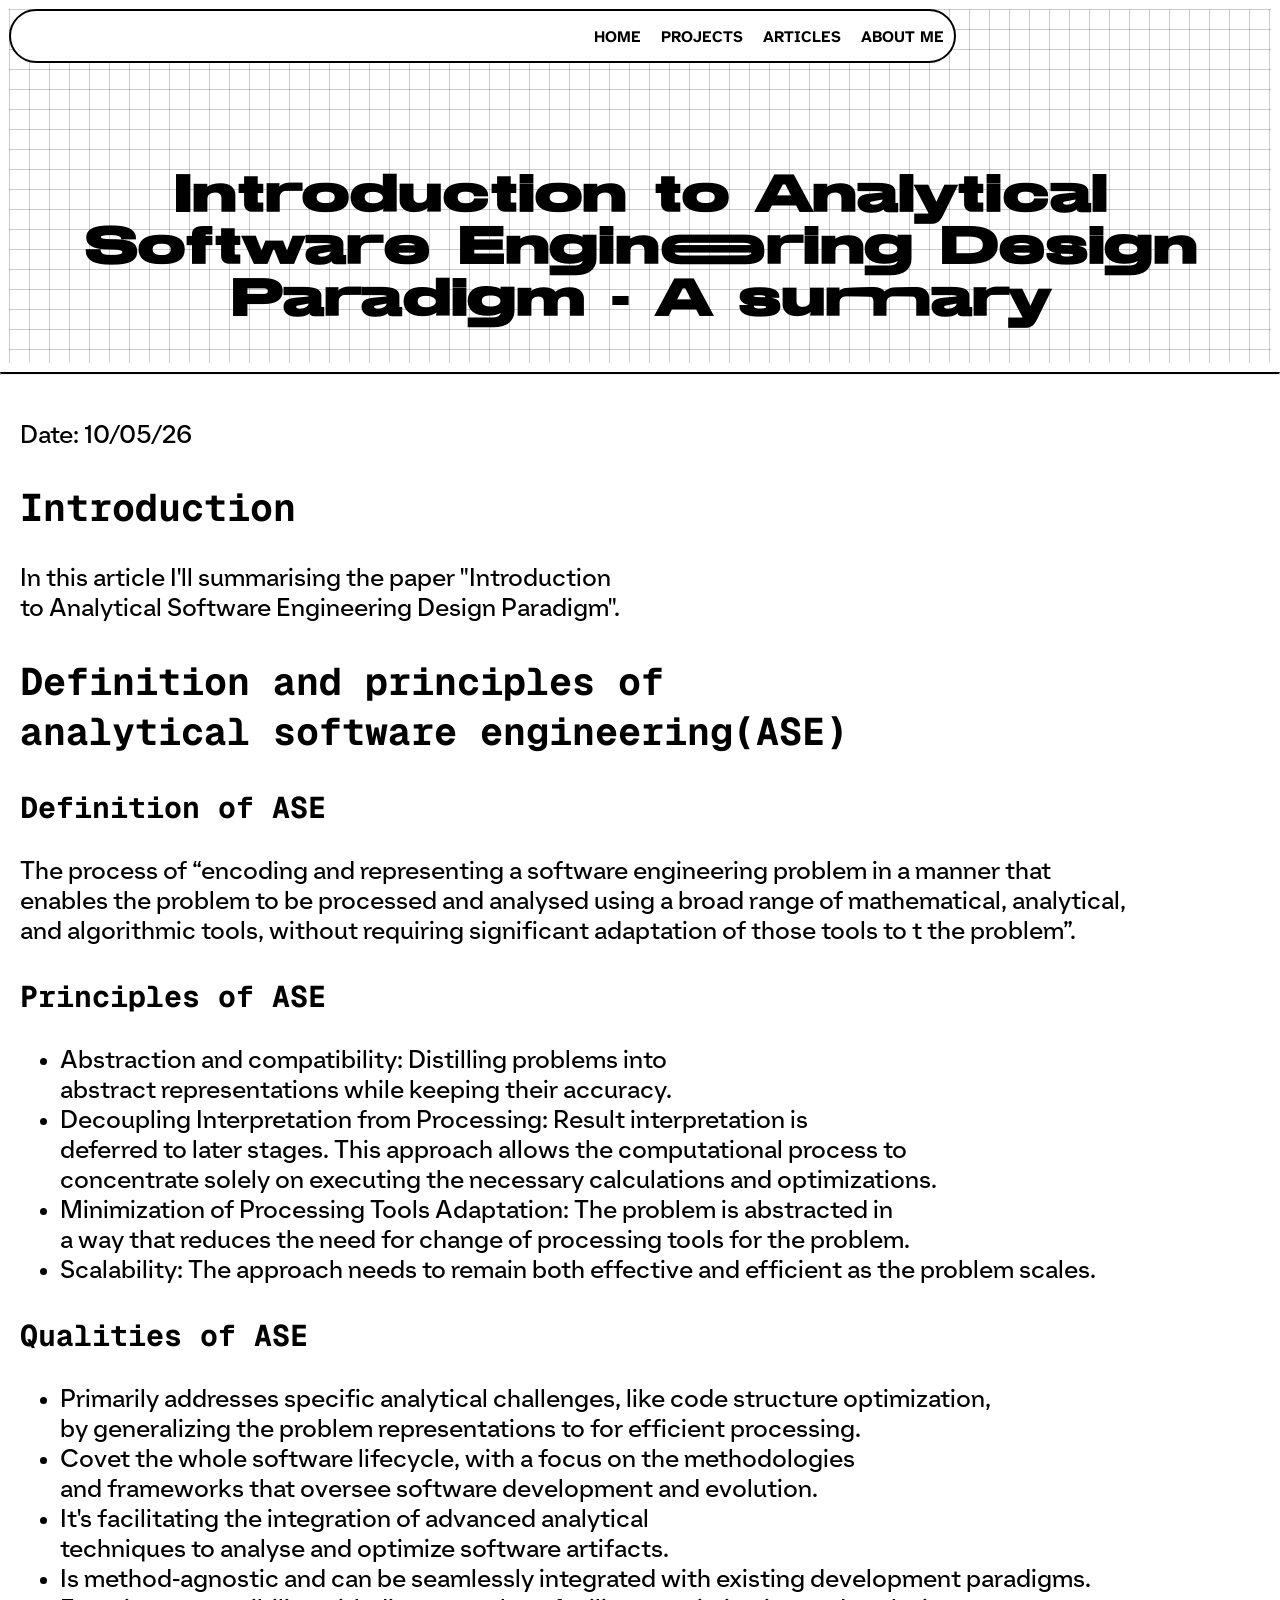
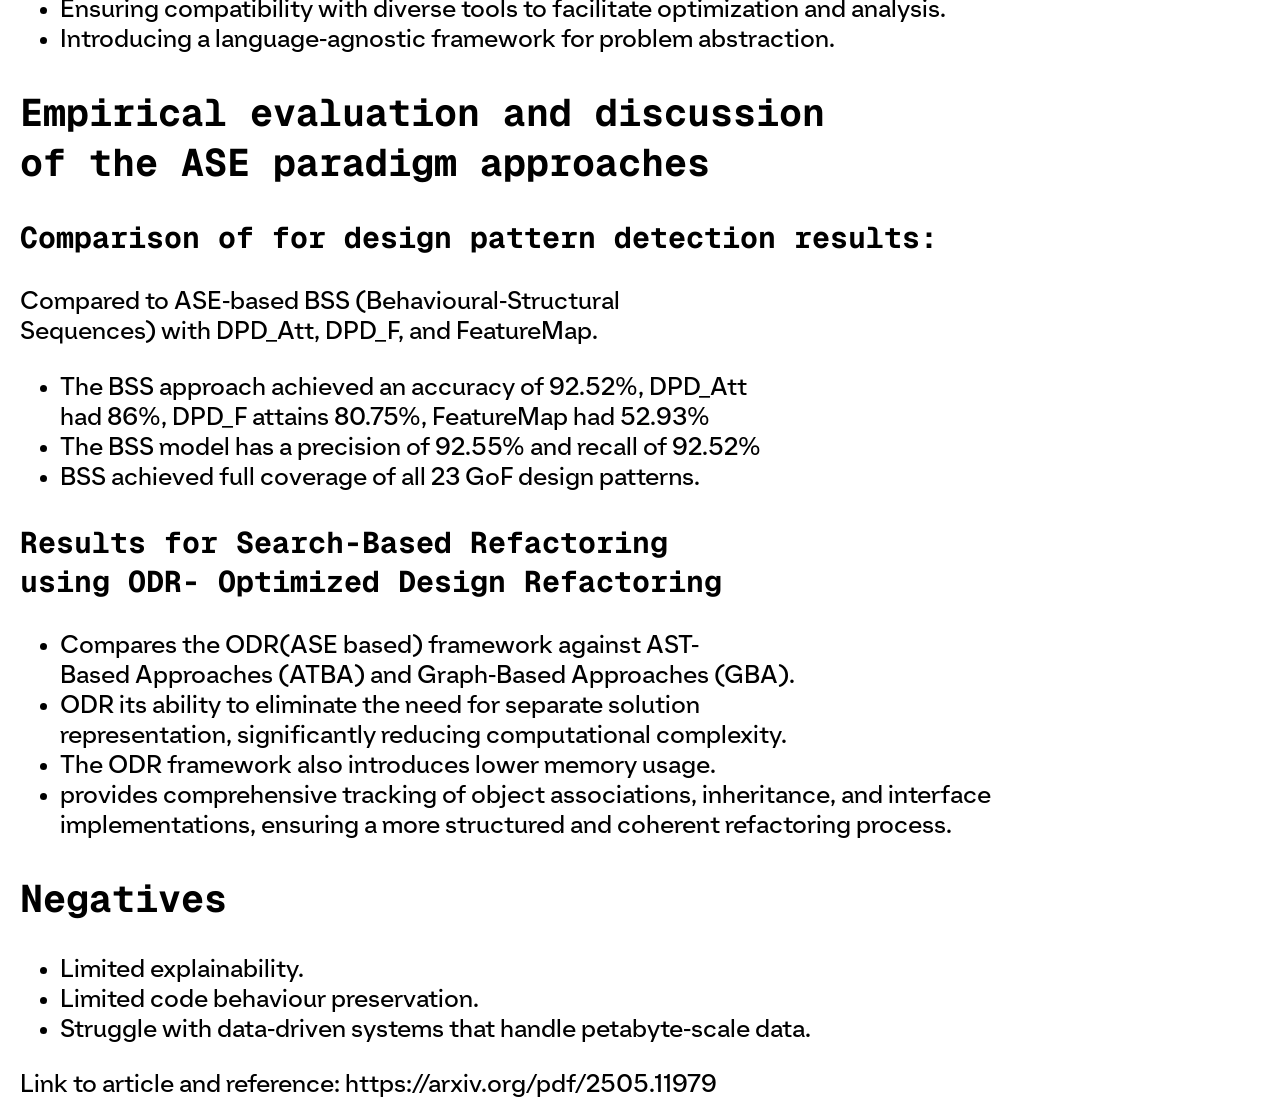
<file: html/article_9.html>
<!-- the home page -->
 <!DOCTYPE html>
 <html lang="en">
 <head>
    <meta charset="UTF-8">
    <meta name="viewport" content="width=device-width, initial-scale=1.0">
    <link rel="stylesheet" type="text/css" href="../css/article_2.css" /> 
    <title>Introduction to Analytical Software Engineering  Design Paradigm - A summary</title>
 </head>
 <body>
    <!-- make a notification saying that the website is best viewed on desktop -->
    <div id="hero_section"> 
        <!-- block level identification -->
        <div class="menu">
            <button class="menu_button"> <a href="../index.html">HOME</a></button>
            <button class="menu_button"><a href="projects.html">PROJECTS</a></button>
            <button class="menu_button"><a href="articles.html">ARTICLES</a></button>
            <button class="menu_button"><a href="about_me.html">ABOUT ME</a></button>
            
            <!-- the menu -->
        </div>

        <div class="hero_title">
            <h1 class ="title">Introduction to Analytical Software Engineering  Design Paradigm - A summary</h1>
        </div>
        
        
    </div>
    <hr>

    <div class="page">
        <div id= "description_section">
            <div class="description_container">
                <p>Date: 10/05/26</p>
                
                <h2 id="introduction" class="headiing">Introduction</h2>
<p>In this article I&#39;ll summarising the paper &quot;Introduction to Analytical Software Engineering Design Paradigm&quot;.</p>
<h2 id="definition-and-principles-of-analytical-software-engineering-ase-" class="headiing">Definition and principles of analytical software engineering(ASE)</h2>
<h3 id="definition-of-ase" class="headiing">Definition of ASE</h3>
<p>The process of  “encoding and representing a software engineering problem in a manner that enables the problem to be processed and analysed using a broad range of mathematical, analytical, and algorithmic tools, without requiring significant adaptation of those tools to t the problem”.</p>
<h3 id="principles-of-ase" class="headiing">Principles of ASE</h3>
<ul>
<li><strong>Abstraction and compatibility:</strong> Distilling problems into abstract representations while keeping their accuracy. </li>
<li><strong>Decoupling Interpretation from Processing:</strong> Result interpretation is deferred to later stages. This approach allows the computational process to concentrate solely on executing the necessary calculations and optimizations.</li>
<li><strong>Minimization of Processing Tools Adaptation:</strong> The problem is abstracted in a way that reduces the need for change of processing tools for the problem.</li>
<li><strong>Scalability:</strong> The approach needs to remain both effective and efficient as the problem scales.</li>
</ul>
<h3 id="qualities-of-ase" class="headiing">Qualities of ASE</h3>
<ul>
<li>Primarily addresses specific analytical challenges, like code structure optimization, by generalizing the problem representations to for efficient processing.</li>
<li>Covet the whole software lifecycle, with a focus on the methodologies and frameworks that oversee software development and evolution.</li>
<li>It&#39;s facilitating the integration of advanced analytical techniques to analyse and optimize software artifacts.</li>
<li>Is method-agnostic and can be seamlessly integrated with existing development paradigms. </li>
<li>Ensuring compatibility with diverse tools to facilitate optimization and analysis.</li>
<li>Introducing a language-agnostic framework for problem abstraction.</li>
</ul>
<h2 id="empirical-evaluation-and-discussion-of-the-ase-paradigm-approaches" class="headiing">Empirical evaluation and discussion of the ASE paradigm approaches</h2>
<h3 id="comparison-of-for-design-pattern-detection-results-" class="headiing">Comparison of for design pattern  detection results:</h3>
<p>Compared to ASE-based BSS (Behavioural-Structural Sequences)  with DPD_Att, DPD_F, and FeatureMap.</p>
<ul>
<li>The BSS approach achieved an accuracy of  92.52%, DPD_Att had 86%, DPD_F attains 80.75%, FeatureMap had 52.93%</li>
<li>The BSS model has a precision of 92.55% and recall of 92.52%</li>
<li>BSS achieved full coverage of all 23 GoF design patterns.</li>
</ul>
<h3 id="results-for-search-based-refactoring-using-odr-optimized-design-refactoring" class="headiing">Results for Search-Based Refactoring using ODR- Optimized Design Refactoring</h3>
<ul>
<li>Compares the ODR(ASE based) framework against AST-Based Approaches (ATBA) and Graph-Based Approaches (GBA).</li>
<li>ODR its ability to eliminate the need for separate solution representation, significantly reducing computational complexity.</li>
<li>The ODR framework also introduces lower memory usage.</li>
<li>provides comprehensive tracking of object associations, inheritance, and interface implementations, ensuring a more structured and coherent refactoring process.</li>
</ul>
<h2 id="negatives" class="headiing">Negatives</h2>
<ul>
<li>Limited explainability.</li>
<li>Limited code behaviour preservation.</li>
<li>Struggle with data-driven systems that handle petabyte-scale data.</li>
</ul>
<p>Link to article and reference: <a href="https://arxiv.org/pdf/2505.11979">https://arxiv.org/pdf/2505.11979</a></p>

                
                    
         
            </div>
        </div>
    </div>
     
 </body>
 </html>
</file>
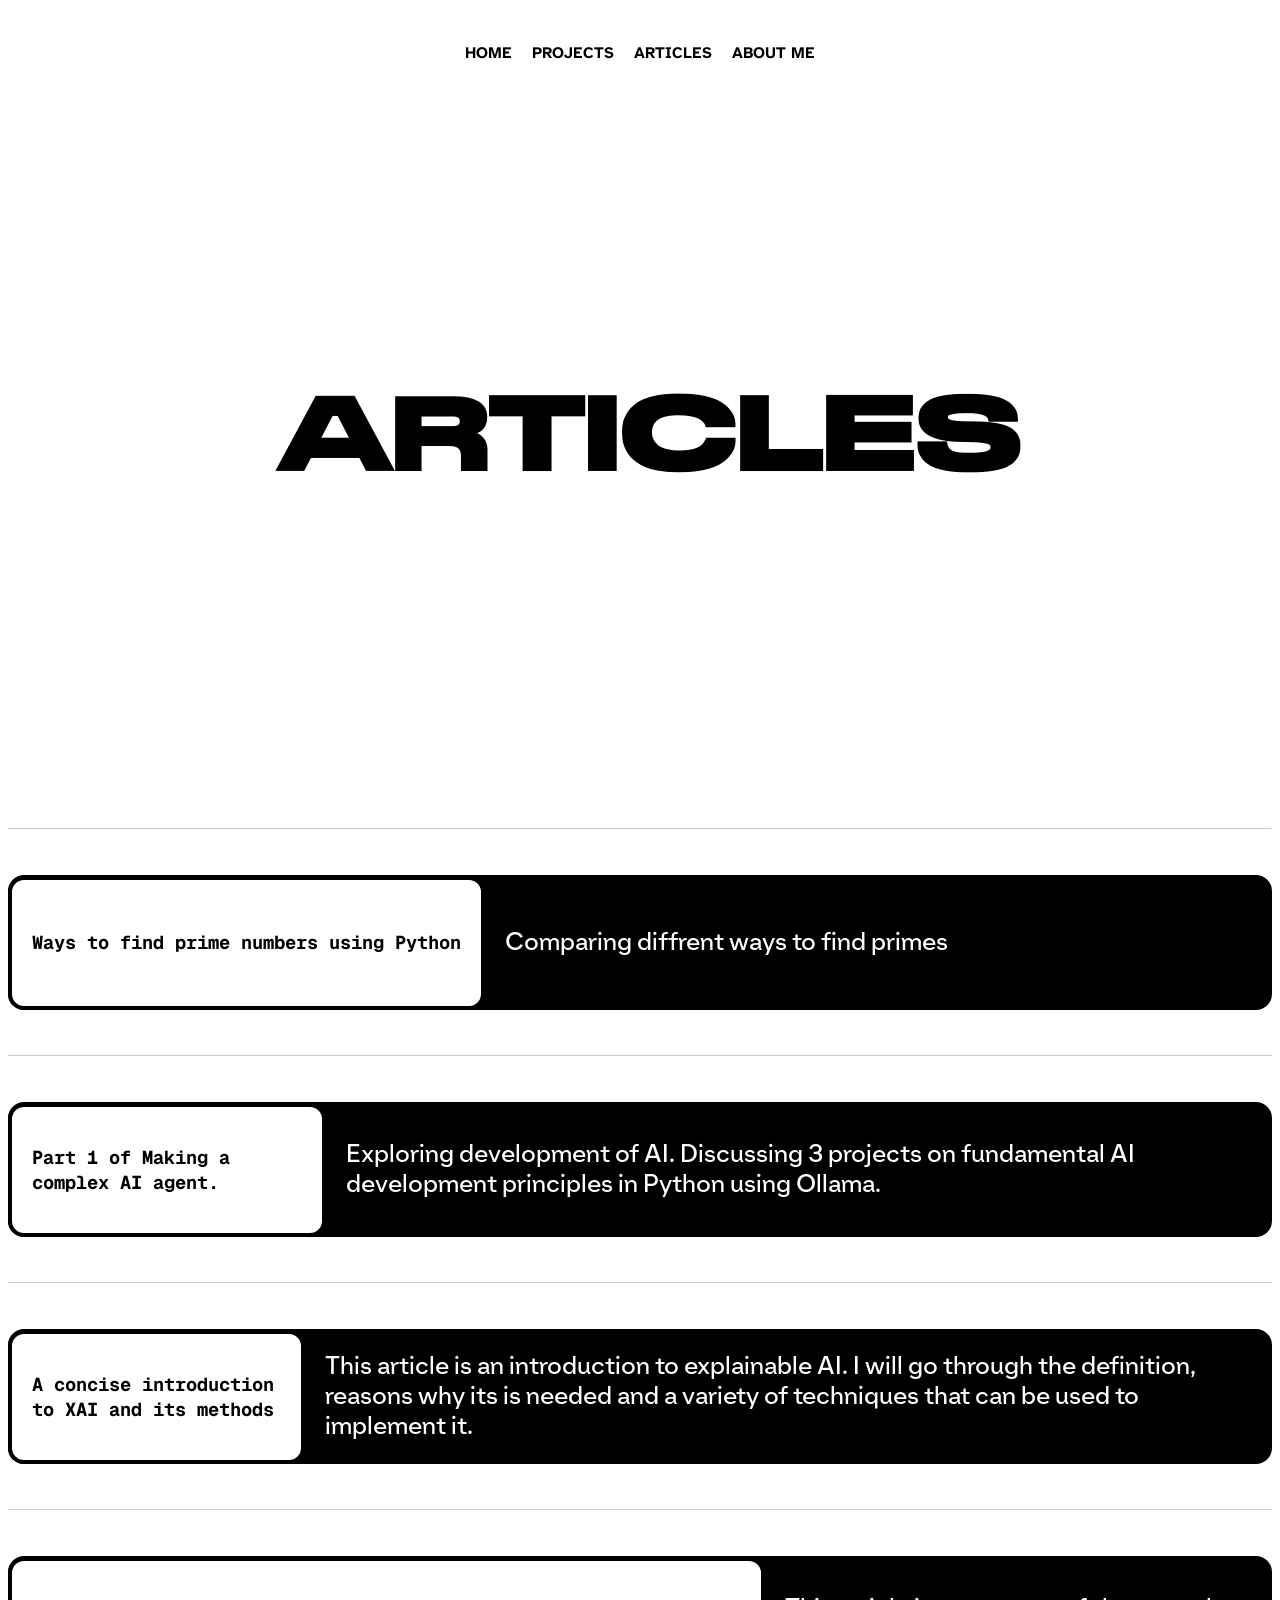
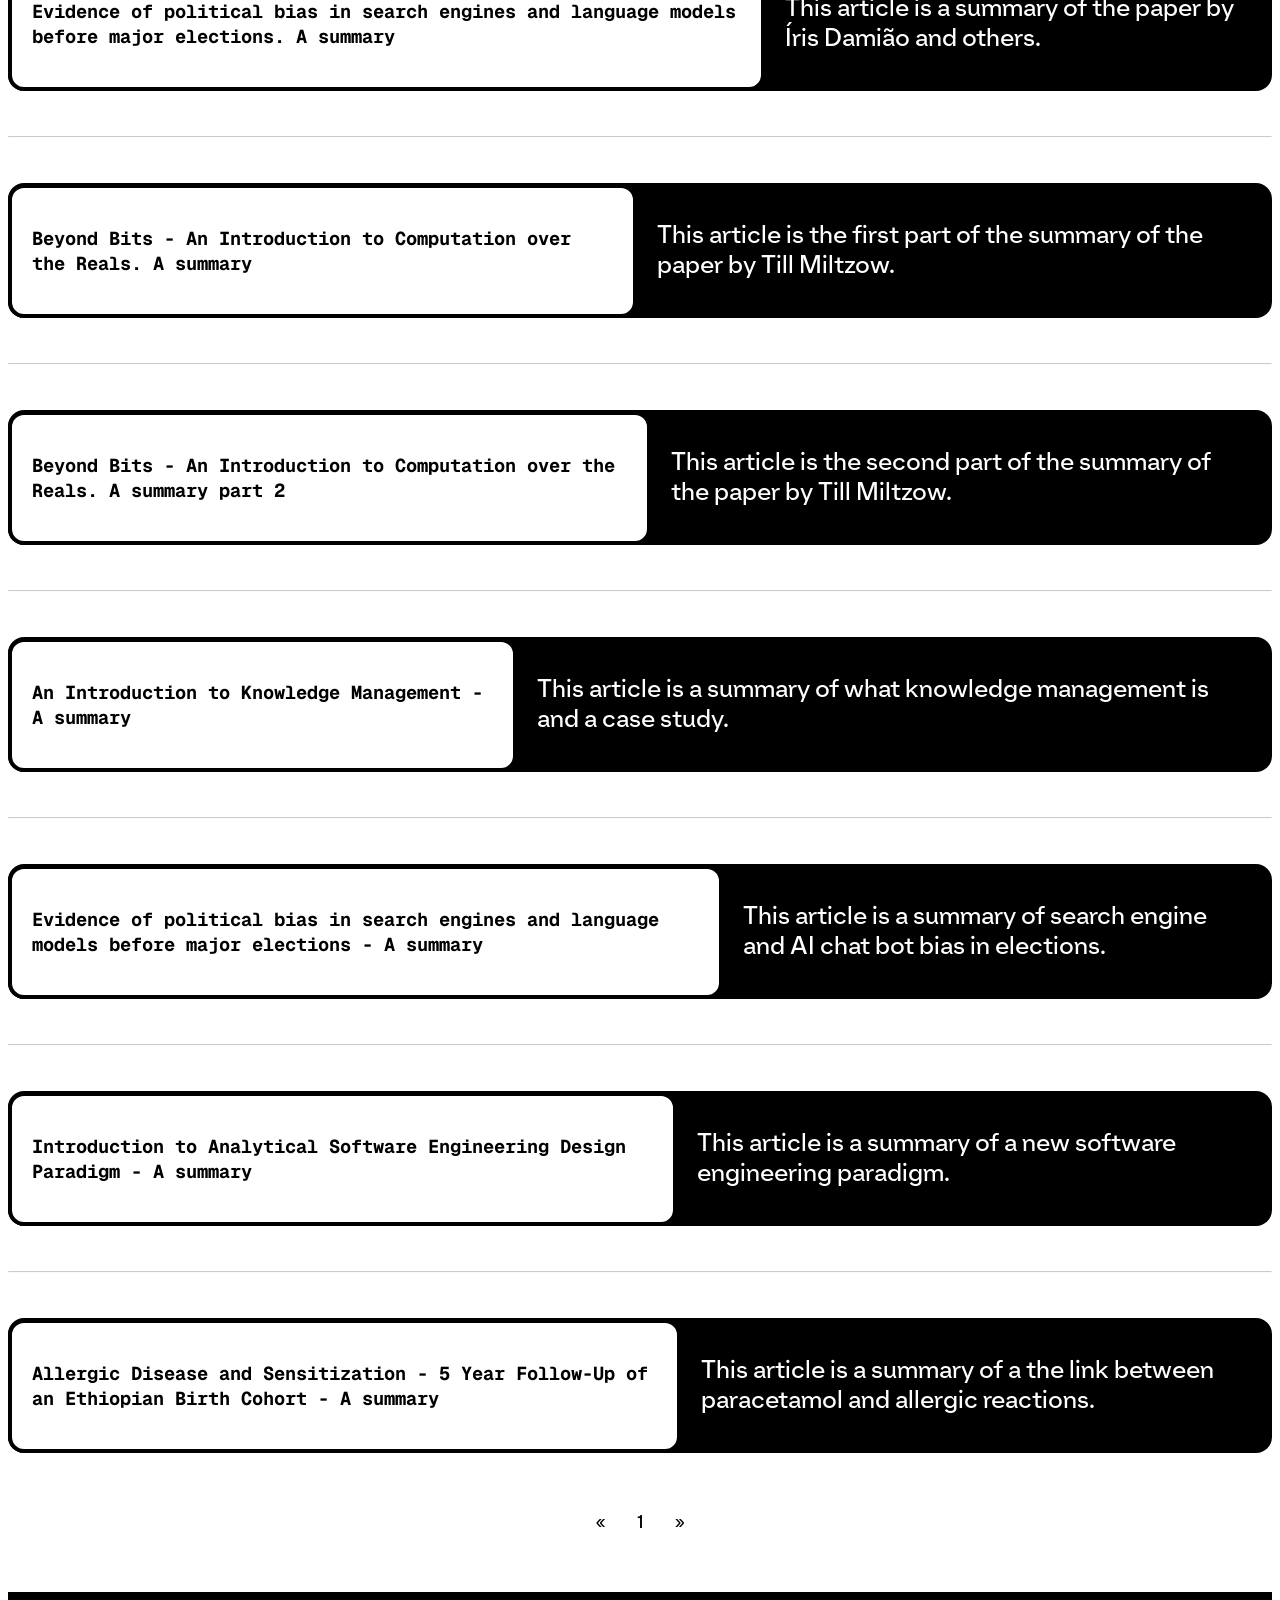
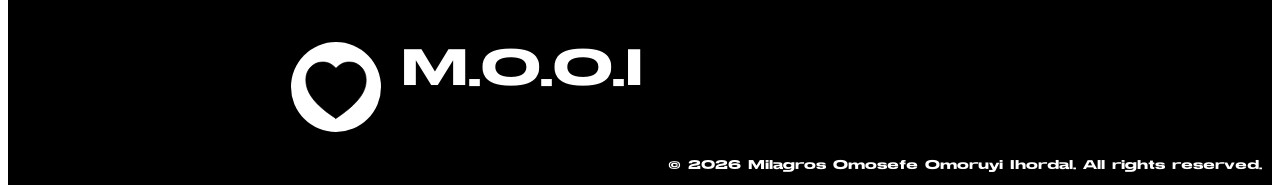
<file: html/articles.html>
<!-- the home page -->
 <!DOCTYPE html>
 <html lang="en">
 <head>
    <meta charset="UTF-8">
    <meta name="viewport" content="width=device-width, initial-scale=1.0">
    <link rel="stylesheet" type="text/css" href="../css/articles.css" /> 
    <title>M.O.O.I - Projects</title>
 </head>
 <body>
    
    <div id="hero_section"> 
        <!-- block level identification -->
        <div class="menu">
            <button class="menu_button"> <a href="../index.html">HOME</a></button>
            <button class="menu_button"><a href="projects.html">PROJECTS</a></button>
            <button class="menu_button"><a href="articles.html">ARTICLES</a></button>
            <button class="menu_button"><a href="about_me.html">ABOUT ME</a></button>
            <!-- the menu -->
        </div>

        <h1 class="hero_title">ARTICLES</h1>
        
    </div>
    <hr>

    <div id= "project_section" onclick="location.href='article_1.html'">
        <div class="project_title">
            <h3>Ways to find prime numbers using Python</h3>
        </div>
        
        <div class="project_description">
             <p>Comparing diffrent ways to find primes</p>
        </div>

        <!-- <div class="project_date">
             <p> 01/05/2025</p> -->
        <!-- </div> -->
        
       
    </div>
     <hr>

     
    <div id= "project_section"  onclick="location.href='article_2.html'">
        <div class="project_title">
            <h3>Part 1 of Making a complex AI agent. </h3>
        </div>
        
        <div class="project_description">
             <p>Exploring development of AI. Discussing 3 projects on fundamental AI development principles in Python using Ollama. </p>
        </div>

        <!-- <div class="project_date">
             <p> 01/06/2025</p>
        </div> -->
        
       
    </div>
    
    <hr>

    <div id= "project_section"  onclick="location.href='article_3.html'">
        <div class="project_title">
            <h3>A concise  introduction to XAI and its methods</h3>
        </div>
        
        <div class="project_description">
             <p>This article is an introduction to explainable AI. I will go through the definition, reasons why its is needed and a variety of techniques that can be used to implement it. </p>
        </div>

        <!-- <div class="project_date">
             <p> 05/03/2026</p>
        </div> -->
        
       
    </div>

    <hr>

    <div id= "project_section"  onclick="location.href='article_4.html'">
        <div class="project_title">
            <h3>Evidence of political bias in search engines and language models before major elections. A summary</h3>
        </div>
        
        <div class="project_description">
             <p>This article is a summary of the paper by Íris Damião and others. </p>
        </div>

        <!-- <div class="project_date">
             <p> 31/03/2026</p>
        </div> -->
        
       
    </div>

    <hr>

    <div id= "project_section"  onclick="location.href='article_5.html'">
        <div class="project_title">
            <h3>Beyond Bits -  An Introduction to Computation over the Reals. A summary</h3>
        </div>
        
        <div class="project_description">
             <p>This article is the first part of the summary of the paper by Till Miltzow. </p>
        </div>

        <!-- <div class="project_date">
             <p> 01/04/2026</p>
        </div> -->
        
       
    </div>

    <hr>

     <div id= "project_section"  onclick="location.href='article_6.html'">
        <div class="project_title">
            <h3>Beyond Bits -  An Introduction to Computation over the Reals. A summary part 2</h3>
        </div>
        
        <div class="project_description">
             <p>This article is the second part of the summary of the paper by Till Miltzow. </p>
        </div>

        <!-- <div class="project_date">
             <p> 14/04/2026</p>
        </div> -->
        
       
    </div>

    <hr>

     <div id= "project_section"  onclick="location.href='article_7.html'">
        <div class="project_title">
            <h3>An Introduction to Knowledge Management - A summary</h3>
        </div>
        
        <div class="project_description">
             <p>This article is a summary of what knowledge management is and a case study.</p>
        </div>

        <!-- <div class="project_date">
             <p> 18/04/2026</p>
        </div> -->
        
       
    </div>

    <hr>

    <div id= "project_section"  onclick="location.href='article_8.html'">
        <div class="project_title">
            <h3>Evidence of political bias in search engines and language models before major elections - A summary</h3>
        </div>
        
        <div class="project_description">
             <p>This article is a summary of search engine and AI chat bot bias in elections.</p>
        </div>

        <!-- <div class="project_date">
             <p> 01/05/2026</p>
        </div> -->
        
       
    </div>

    <hr>

    <div id= "project_section"  onclick="location.href='article_9.html'">
        <div class="project_title">
            <h3>Introduction to Analytical Software Engineering Design Paradigm - A summary</h3>
        </div>
        
        <div class="project_description">
             <p>This article is a summary of a new software engineering paradigm.</p>
        </div>

        <!-- <div class="project_date">
             <p> 10/05/2026</p>
        </div> -->
        
       
    </div>


    <hr>

    <div id= "project_section"  onclick="location.href='article_10.html'">
        <div class="project_title">
            <h3>Allergic Disease and Sensitization - 5 Year Follow-Up of an Ethiopian Birth Cohort - A summary</h3>
        </div>
        
        <div class="project_description">
             <p>This article is a summary of a the link between paracetamol and allergic reactions.</p>
        </div>

        <!-- <div class="project_date">
             <p> 10/05/2026</p>
        </div> -->
        
       
    </div>


    <div class="pagination">
        <a href="#">&laquo;</a>
        <a href="html\articles.html">1</a>
        <a href="#">&raquo;</a>
    </div>




    
 <footer>
            <div class="footer-logo">
                <img src="..\assets\logo.svg" alt="logo" style="width:10vh;height:10vh;">
            </div>
            <div class="footer_text">
                <p>M.O.O.I</p>
            
            </div>
            <div class="footer_copyright">
                <p>© 2026 Milagros Omosefe Omoruyi Ihordal. All rights reserved.</p>
            </div>
            
            
        </footer>

 </body>
 </html>
</file>
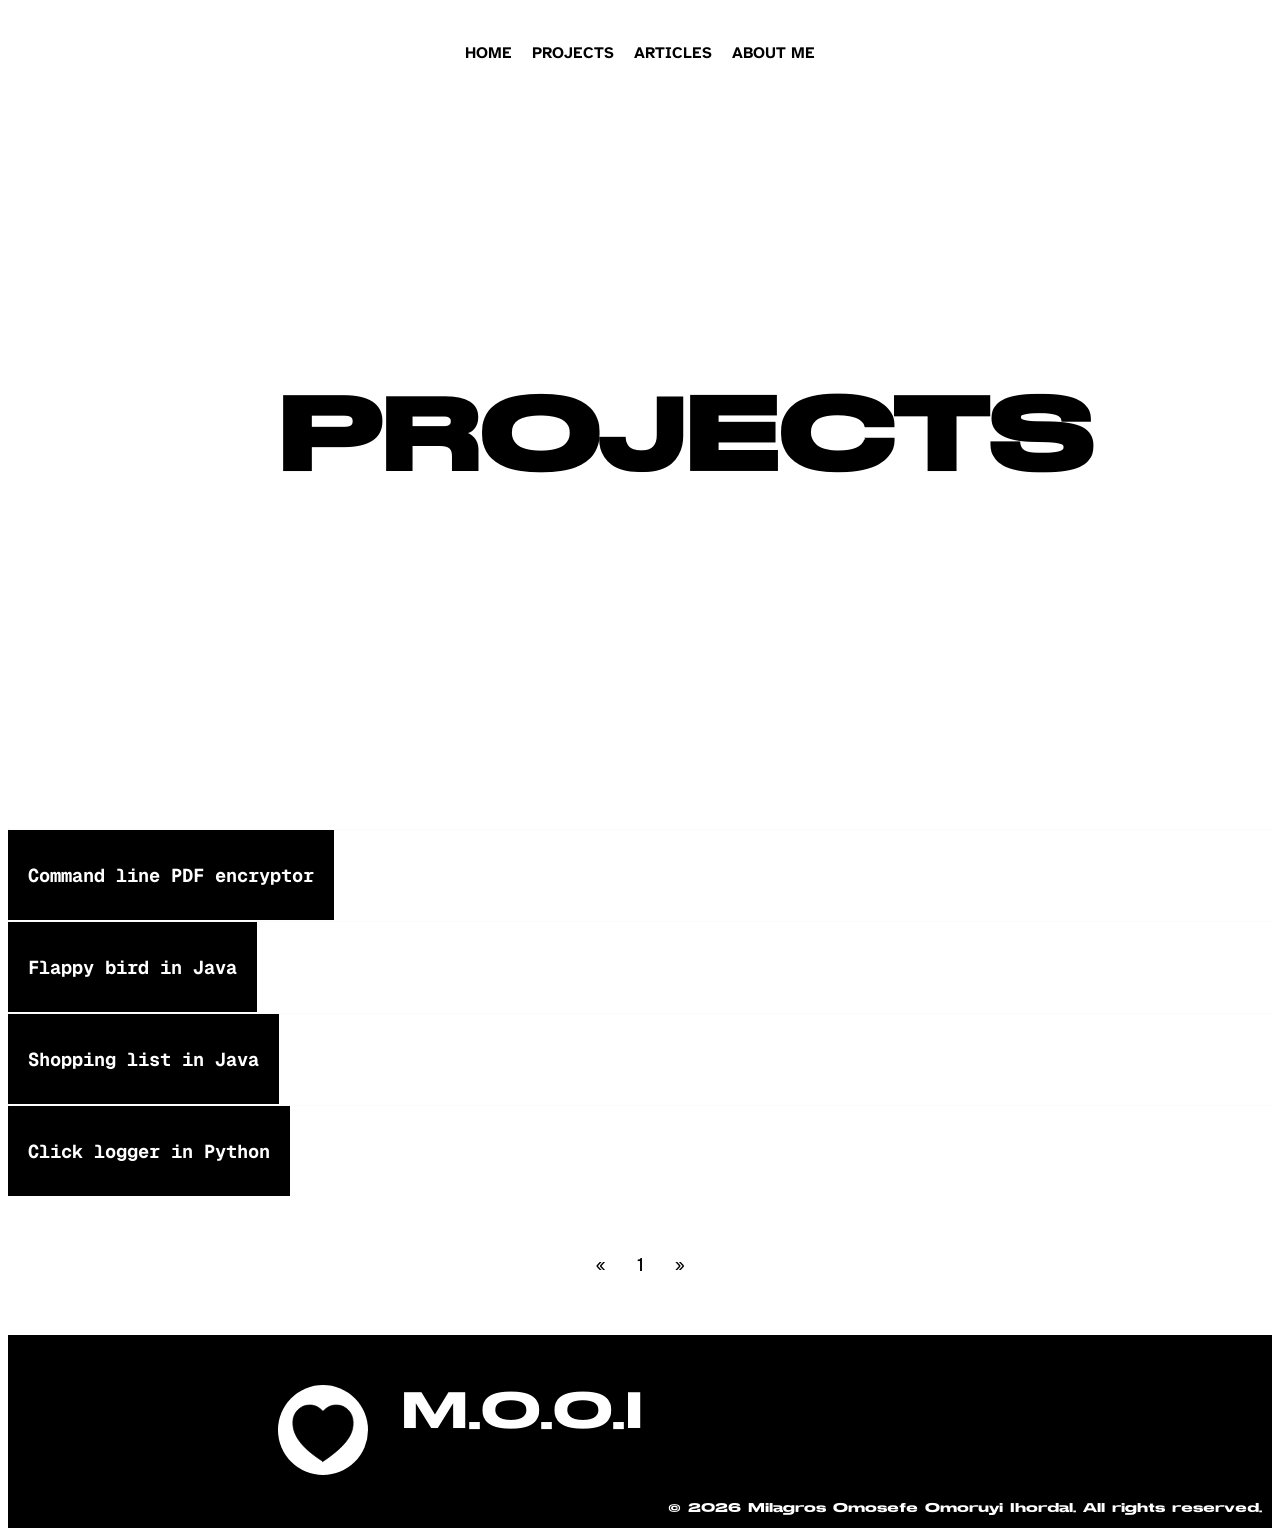
<file: html/projects.html>
<!-- the home page -->
 <!DOCTYPE html>
 <html lang="en">
 <head>
    <meta charset="UTF-8">
    <meta name="viewport" content="width=device-width, initial-scale=1.0">
    <link rel="stylesheet" type="text/css" href="../css/projects.css" /> 
    <title>MOOI - Projects</title>
 </head>
 <body>
    

    <!-- make a notification saying that the website is best viewed on desktop -->
    <div id="hero_section"> 
        <!-- block level identification -->
        <div class="menu">
            <button class="menu_button"> <a href="../index.html">HOME</a></button>
            <button class="menu_button"><a href="projects.html">PROJECTS</a></button>
            <button class="menu_button"><a href="articles.html">ARTICLES</a></button>
            <button class="menu_button"><a href="about_me.html">ABOUT ME</a></button>
            <!-- the menu -->
        </div>

        <h1 class="hero_title">PROJECTS</h1>
        
    </div>
    <hr>

    <div class= "project_section">
        <!-- make this clickable -->
        <a href="https://github.com/catfukumaru/Portfolio/tree/main/Heart%20Thoughts%20blog" class="clickable_container"></a>
        <button class="project_title">
            <h3>Command line PDF encryptor</h3>
            
        </button>
        
        <div class="project_description">
            <img src="../icons/command-line_64.png">
             <p> My final year project made in Python. It uses the LZMA and Blowfish algorithm</p>
        </div>

        <!-- <div class="project_date">
             <p> 01/05/2025</p>
        </div>
         -->
       
    </div>
    <hr>

     
    <div class= "project_section">
        <a href="https://github.com/catfukumaru/Portfolio/tree/main/Heart%20Thoughts%20blog" class="clickable_container"></a>
        <button  class="project_title">
            <h3>Flappy bird in Java</h3>
        </button>
        
        <div class="project_description">
            <img src="../icons/bird_64px.png">
             <p> A replica of the famous Flappy Bird.</p>
        </div>

        <!-- <div class="project_date">
             <p> 01/08/2009</p>
        </div>
         -->
       
    </div>
    <hr>

    <div class= "project_section">
        <a href="https://github.com/catfukumaru/Portfolio/tree/main/Heart%20Thoughts%20blog" class="clickable_container"></a>
        <button  class="project_title">
            <h3>Shopping list in Java</h3>
        </button >
        
        <div class="project_description">
            <img src="../icons/shopping-cart_64px.png">
    
             <p> A simple shoppning list. It the list can add and delete itmes. </p>
        </div>

        <!-- <div class="project_date">
             <p> 01/09/2009</p>
        </div> -->
        
       
    </div>
    <hr>

    <div class= "project_section">
        <a href="https://github.com/catfukumaru/Portfolio/tree/main/Heart%20Thoughts%20blog" class="clickable_container"></a>
        <button class="project_title">
            <h3>Click logger in Python</h3>
        </button>
        
        <div class="project_description">
             <img src="../icons/cursor_64px.png">
             <p>It tracks what has been clicked on the screen and prints it in the commandline</p>
        </div>

        <!-- <div class="project_date">
             <p> 01/08/2025</p>
        </div> -->
        
       
    </div>


    <div class="pagination">
        <a href="#">&laquo;</a>
        <a href="html\articles.html">1</a>
        <a href="#">&raquo;</a>
    </div>



    <footer>
            <div class="footer-logo">
                <img src="..\assets\logo.svg" alt="logo" style="width:10vh;height:10vh;">
            </div>
            <div class="footer_text">
                <p>M.O.O.I</p>
            
            </div>
            <div class="footer_copyright">
                <p>© 2026 Milagros Omosefe Omoruyi Ihordal. All rights reserved.</p>
            </div>
            
            
        </footer>





    <script src="../javascript/projects.js"></script>
    <!-- <script>
    document.getElementById("project_section").addEventListener("click", function() {
      window.location.href = "https://github.com/catfukumaru/Portfolio/";
    });
  </script> -->
 </body>
 </html>
</file>
<file: styles.css>
/* css file for the home page */
/* going to use grid instead of flex because it gives you more control */

@font-face {
    /* for the title */
  font-family: 'StretchPro';
  src: url('fonts/StretchPro.otf') format('opentype');
  
}

@font-face {
    /* for the menu */
  font-family: 'AHN';
  
  src: url('fonts/AtkinsonHyperlegibleNext-VariableFont_wght.ttf') format('truetype');
  font-weight: bold;
}

/* headings */
@font-face {
  font-family: 'GeistMono';
  src: url('fonts/GeistMono-VariableFont_wght.ttf') format('truetype');
  font-weight: bold;
}

/* text */
@font-face {
  font-family: 'CruffySans';
  src: url('fonts/CruyffSans-Regular.ttf') format('truetype');
  font-weight: bold;
}

body{
  width: minmax(500px, 1fr);
  overflow-x: hidden; 

}

/* #hero_section{
/* 1. to use grid you need to set the outmost container to grid */
    /* display: grid;   */
    /* grid – generates a block-level grid */


/* 2. define the columns and rows of the grid with a space-separated list of values*/
/*  <track-size> – can be a length, a percentage, or a fraction of the free space in the grid using the fr unit (more on this unit over at DigitalOcean)
<line-name> – an arbitrary name of your choosing or the order that the lines appears from the leftmost outer lne of the grid. the count starts at 1 and not 0*/
    /* grid-template-columns: 50% 50%;
    grid-template-rows: 25% 25%;
    grid-template-areas: 
    "menu menu"
    "title title";
    /*  gaps between the rows, gaps between the columsn  */
    /* margin: 3vh;
    overflow: hidden;  /* Hides overflowed text */
     
  


#hero_section { 
  /* put in other pages */
    display: grid;

    grid-template-columns: 1fr;
    grid-template-rows: auto auto;

    grid-template-areas:
        "menu"
        "title";

    justify-items: center;

    margin: 3vh;
    overflow: hidden;
}



#hero_section .menu .menu_button{
  all: unset;
  cursor: pointer; /* optional, to indicate it is clickable */
  padding-left: 10px;
  padding-right: 10px;
}

#hero_section .menu .menu_button:hover{
  background-color: rgb(0, 0, 0);
  color: rgb(255, 255, 255);
  cursor: pointer;
}


#hero_section .menu{
/* move the menut to the left*/
  /* justify-self: end; 
  align-self: start; 
  grid-area: menu;

  background-color: white;
   color: black; 

   font-family: 'AHN'; */


   /* colour of the text */
   /* border-radius: 62.18px;
   padding: 10px 29px; */
   /*  the space between the text and the border of a button: height, width */
   /* text-align: center;
   font-size: 15px;
   border-width: 2px; */
   /* border thickness */

  text-align: center;
  white-space: nowrap;
  display: flex;             /* Arrange children horizontally */
  justify-content: center; /* Align buttons to the left (start) */
  align-items: center;       /* Vertically center buttons if they have varying heights */
                /* Add horizontal spacing between buttons */

  
  /* color: black;  */
  font-family: 'AHN';

  border-radius: 45px;
  height: 50px;
  border-width: 2px;
  



}

a {
  color: black;
  text-decoration: none; /* no underline */
}

a:hover{
  color: white;
}

#hero_section .title{
/* move the menut to the left*/
  justify-self: start; 
  align-self: start; 
  grid-area: title; 
  width: 1fr; 
  height: 100%;

}


#hero_section .title h1{
    font-size: clamp(3rem, 13.43vw, 12rem);
    font-family: 'StretchPro';

}

/* 

Mission section

*/



#mission_section {
    background-color: black;
    width: 90%;
    height: 50vh;
    margin: 5vh auto;

    display: flex;
    justify-content: center;
    align-items: center;

    box-sizing: border-box;
}

#mission_section .mission_card {
    width: 66.67%;
    height: 70%;

    max-width: 900px;
    max-height: 90%;

    box-sizing: border-box;

    background-color: white;
    color: black;
    border-radius: 90px;

    padding: 40px;

    display: flex;
    justify-content: center;
    align-items: center;

    text-align: center;
}


#mission_section .mission_card .mission_title{
  font-family: 'GeistMono';
  /* white-space: nowrap; */
  /* stops the text being squished in one column*//* stops the text being squished in one column*/
 
  font-size: clamp(0.12rem, 0.7rem, 1.2rem);
  /* min, fluid, max */
  /* white-space: normal;  Ensures text wraps when necessary */
  place-items: center;
  margin-right: 40px;
}

#mission_section .mission_card .mission_text{
  font-family: 'CruffySans';
  font-size: 1rem;
  font-size: clamp(0.1rem, 0.8em, 1rem);
  place-items: center;
  /* white-space: normal;  Ensures text wraps when necessary */

}

/* why the mission_card is centered */
/* The reason the code centers the mission_card element within the mission_section is due to the CSS Grid layout combined with how the grid-template-areas and the justify-self and align-self properties are applied:

- The mission_section uses a grid container with three columns and three rows defined by grid-template-columns and grid-template-rows. The middle row and first column contain the mission_card area as specified in grid-template-areas, positioning mission_card in the second row and first column cell of the grid.
- The mission_card is assigned to the grid-area named "mission_card," ensuring it occupies that particular grid cell.
- Within the mission_card CSS, justify-self: center and align-self: center center the card horizontally and vertically within its grid cell.
- Despite margin: 20% 20%, the centering via justify-self and align-self within the grid cell takes precedence for alignment inside that cell.
- The grid-template-columns and grid-template-rows use minmax with fractional units, giving flexible but balanced space distribution. Since mission_card is placed in the middle of the vertical grid but on the left horizontally (first column), it aligns centrally in that grid cell, which can appear visually centered vertically in the section though shifted horizontally to the left grid area. */





#feature_section{  
  display: grid;
  grid-template-columns: 0.5fr 2fr 0.5fr;
  grid-template-rows: 1.1fr 1.9fr 0.5fr;
  gap: 0px 0px;
  grid-auto-flow: row;
  grid-template-areas:
    ". title ."
    "caurosel caurosel caurosel"
    ". . .";
}

.feauture_title {
  display: grid; /* or display: flex;  Why use CSS Grid here?
Your parent container #feature_section defines a layout with multiple defined areas (title, carousel) arranged in columns and rows. Grid makes it easy to explicitly position these areas with grid-template-areas. */
  justify-content: center; /* Centers horizontally */
  align-items: center; /* Optional: centers vertically if container height is set */
  grid-area: title; /* keep this if you're using grid layout */
  width: 100%;
  height: 50%;
  font-family: 'GeistMono';
  font-size: 3vw;
}

#caurosel {
  display: grid;
  overflow-y: hidden; 
  grid-auto-flow: column;  /* lay out children horizontally */
  grid-area: caurosel;
  justify-self: center; 
  align-self: center; 
/* align-items - Aligns all child items the same way */
  /* align-self - Aligns that single item differently */
  width: 100%;
  height: 100%;
  background-color: rgb(255, 255, 255);
  overflow-x: scroll;
  scroll-snap-type: x mandatory;
}


.content {
  /* background: linear-gradient(135deg, #000000, #292a2d, #000000); */
  /* top | right | bottom | left */
  padding: 1px 1px 1px 20px;
  height: 90%;
  border-radius: 1.2rem;
  box-shadow: 0px 1rem 1.5rem -0.9rem #000000e1;
  max-width: 400px;
  min-width: 200px;
  margin: 0 10px;         /* Adds 15px space to left and right of each card */
  /* color: #ffffff; */
  font-family: 'CruffySans';
  font-size: 2vw;
  outline-style: solid;
  align-self:center;
  outline-color: black;
  -webkit-box-shadow: rgba(0,0,0,1) 0px 0 10px;
  -moz-box-shadow: rgba(0,0,0,1) 0 0 10px;
  box-shadow: 5px 10px rgba(0,0,0,1) ;
}

.card {
  /* font-size: 1rem; */

  padding: 1.5rem;
  border-radius: 1.2rem;
}



/* next section - how it works */

.how-it-works {  
  display: grid;
  grid-template-columns: 0.7fr 1.3fr;
  grid-template-rows: 1fr 1fr 1fr 1fr 1fr 1fr 1fr 1fr 1fr;
  gap: 0px 50px;
  grid-auto-flow: row;
  grid-template-areas:
    ". ."
    "hwi-title hwi-items"
    "hwi-title hwi-items"
    "hwi-title hwi-items"
    "hwi-title hwi-items"
    "hwi-title hwi-items"
    "hwi-title hwi-items"
    "hwi-title hwi-items"
    ". .";
}

.hwi-title {
  justify-self: center;
  align-self: center;
  grid-area: hwi-title;
  font-family: 'GeistMono';
  font-size: 2vw;
}

.process-items-group {  
  display: grid;
  grid-template-columns: 1fr;
  grid-template-rows: 1fr 1fr 1fr 1fr 1fr 1fr 1fr;
  gap: 20px 0px;
  grid-auto-flow: row;
  justify-content: center;
  align-content: center;
  justify-items: stretch;
  align-items: center;
  grid-template-areas:
    "hwi-first"
    "hwi-second"
    "hwi-third"
    "hwi-fourth"
    "hwi-fifth"
    "hwi-sixth"
    "hwi-seventh";
  grid-area: hwi-items;
}

.single-item-hiw { 
  display: grid; 
  grid-template-columns: 0.7fr 1.3fr; 
  grid-template-rows: 1fr; 
  gap: 0px 0px; 
  grid-template-areas: 
    "hwi-numbered-icon hwi-single-item-text"; 
  grid-area: hwi-first; 


}



.hwi-numbered-label{
  color:black;
  grid-area: hwi-numbered-label;
  justify-self: center;
  align-self: center;
  font-family: 'CruffySans';
  font-size: 3vw;
}


.hwi-single-item-text{
  font-family: 'CruffySans';
  font-size: 2vw;
  justify-self: center;
  align-self: center;
  
}
.second-item-hiw { grid-area: hwi-second; }

.third-item-hiw { grid-area: hwi-third; }

.fourth-item-hiw { grid-area: hwi-fourth; }

.fifth-item-hiw { grid-area: hwi-fifth; }

.sixth-item-hiw { grid-area: hwi-sixth; }

.seventh-item-hiw { grid-area: hwi-seventh; }

.general-item-hiw{
  outline-style: solid;
  
  border-radius: 90px;
  padding-left: 0px;
  -webkit-box-shadow: rgba(0,0,0,1) 0px 0 10px;
  -moz-box-shadow: rgba(0,0,0,1) 0 0 10px;
  box-shadow: 5px 10px rgba(0,0,0,1);
}


footer {
  display: grid;
  grid-template-columns: 0.6fr 1.4fr;
  grid-template-rows: 1fr 0fr;
  gap: 0 20px; /* horizontal gap 10px */
  justify-items: stretch;
  align-items: stretch;
  grid-template-areas: 
  "footer-logo footer_text"
  "footer-logo footer_copyright";

  width: 100%;
  height: 30%;
  background-color: #000000;
  /* adjust height as needed */
  color: white;
}

.footer-logo {
  grid-area: footer-logo;
  justify-self: end;
  align-self: center;
}

.footer_text {
  grid-area: footer_text;
  justify-self: stretch;
  align-self: end;
  font-size: 4vw;
  font-family: 'StretchPro';

}

.footer_copyright{

  font-size: 1vw;
  font-family: 'StretchPro';
  grid-area:footer_copyright;
  align-self: end;
  justify-self: end;
  padding-right:10px ;
}




/* fixing the size lookng too big in larger screens */
@media (min-width: 1200px) {
  /* #hero_section .title {
    font-size: 6vw; /* Scales down on larger screens }*/
  


  #mission_section .mission_card .mission_title{
    font-size: 2vw;
  }

  #mission_section .mission_card .mission_text{
    font-size: 1vw;
  }

.feauture_title {
  font-size: 2vw;
}

.hwi-title {
  font-size: 2vw;
}

.hwi-numbered-label{
  font-size: 2vw;
}

.hwi-numbered-icon{
  width: 4vw;
  height: 4vw;
}

.hwi-single-item-text{
  font-size: 2vw;
}

footer {
  width: 100%;
  height: 10%;
}

.footer_text {
  font-size: 2vw;
}


}
</file>
<file: courossel/styles.css>
/* Container uses flexbox to arrange items in a row */
.list {
  display: flex;

  /* Adds horizontal spacing of 8px between items */
  gap: 8px; 

   /* Adds internal padding of 16px around the container */
  padding: 16px;

  /* Removes default bullet points from list items */
  list-style: none;

  /* Allows horizontal scrolling if content overflows */
  overflow-x: scroll;

  /* Enables snap scrolling along the x-axis with mandatory snapping */
  /* Scroll snapping ensures that when a user scrolls through content,  */
  scroll-snap-type: x mandatory;
}

.item {
  /* Prevents items from shrinking smaller than their width */
  flex-shrink: 0;

  width: 80%;
  height: 90vh;

  background-color: red;

  /* Aligns the item to the center in the scroll snap container */
  /* specifies the alignment position of an element within a scroll container when snapping occurs during scrolling */
  scroll-snap-align: center;
}

/* Styles the content inside each carousel item */
.content {
  display: flex;

  /* Vertically centers the content within the item */
  align-items: center;

   /* Horizontally centers the content within the item */
  justify-content: center;

  /* Makes content fill the item’s height */
  height: 100%;

  font-family: sans-serif;
  font-size: 64px;
  font-weight: bold;
}
</file>
<file: css/about_me.css>
/* css file for the home page */
/* going to use grid instead of flex because it gives you more control */

@font-face {
    /* for the title */
  font-family: 'StretchPro';
  src: url('../fonts/StretchPro.otf') format('opentype');
  
}

@font-face {
    /* for the menu */
  font-family: 'AHN';
  
  src: url('../fonts/AtkinsonHyperlegibleNext-VariableFont_wght.ttf') format('truetype');
  font-weight: bold;
}

/* headings */
@font-face {
  font-family: 'GeistMono';
  src: url('../fonts/GeistMono-VariableFont_wght.ttf') format('truetype');
  font-weight: bold;
}

/* text */
@font-face {
  font-family: 'CruffySans';
  src: url('../fonts/CruyffSans-Regular.ttf') format('truetype');
  font-weight: bold;
}

body{
  width: minmax(500px, 1fr);
  overflow-x: hidden; 
  

}

#hero_section { 
  /* put in other pages */
  
  z-index: 2;
  position:relative;

 

}


#myVideo {
  position: absolute;
  top: 0px;
  left: 0;
  width: 100vw; 
  height: 50%;
  object-fit: cover;
  opacity: 1;
  overflow: hidden
}




#hero_section .hero_title{
/* move the menu to the left*/
  
    position: relative;
  
  color: rgb(255, 255, 255);
  font-size: 8vw;
  font-family: 'StretchPro';
  
  width: 100%;
  padding-top: 32%;
 
  z-index: 2;

  text-align: center;
  white-space: nowrap;
  display: flex;             /* Arrange children horizontally */
  justify-content: center; /* Align buttons to the left (start) */
  align-items: center;    
 
  
}  


#hero_section .hero_text{
  font-family: 'CruffySans';
  font-size: 3vw;
  text-align: left;
  padding: 25px;
  width: 50%;
  margin-left: auto;
  margin-top:70%;
  
  color: rgb(0, 0, 0);
  
  z-index: 2;
  position: relative;

}
   


.menu .menu_button{
  all: unset;
  cursor: pointer; /* optional, to indicate it is clickable */
  padding-left: 10px;
  padding-right: 10px;
   z-index: 2;
}

.menu .menu_button:hover{
  background-color: rgb(0, 0, 0);
  color: rgb(255, 255, 255);
  cursor: pointer;
  z-index: 2;
}


.menu{


  text-align: center;
  white-space: nowrap;
  display: flex;             /* Arrange children horizontally */
  justify-content: center; /* Align buttons to the left (start) */
  align-items: center;       /* Vertically center buttons if they have varying heights */
                /* Add horizontal spacing between buttons */

  
  /* color: black;  */
  font-family: 'AHN';

  border-radius: 45px;
  height: 50px;
  z-index: 2;
  font-size: small;

}

a {
  color: black;
  text-decoration: none; /* no underline */
  z-index: 2;
}

a:hover{
  color: white;
  z-index: 2;
}





hr{
  /* width:100%; */
  
  margin:0 auto;
  color: black ;
  border-top: 0px solid;
  opacity: 0;
  
}


#description_section{
  width: 100%;
  height: 500px;
  display: grid;
  place-items: center;
  position: relative;

 
}


#description_section .description_container{
  font-family: 'CruffySans';
  font-size: 2vw;
  text-align: left;
  padding: 10px;
  margin: auto;
  width: 80%;

 
}


footer {
  display: grid;
  grid-template-columns: 0.6fr 1.4fr;
  grid-template-rows: 1fr 0fr;
  gap: 0 20px; /* horizontal gap 10px */
  justify-items: stretch;
  align-items: stretch;
  grid-template-areas: 
  "footer-logo footer_text"
  "footer-logo footer_copyright";

  width: 100%;
  height: 30%;
  background-color: #000000;
  /* adjust height as needed */
  color: white;
}

.footer-logo {
  grid-area: footer-logo;
  justify-self: end;
  align-self: center;
}

.footer_text {
  grid-area: footer_text;
  justify-self: stretch;
  align-self: end;
  font-size: 4vw;
  font-family: 'StretchPro';

}

.footer_copyright{

  font-size: 1vw;
  font-family: 'StretchPro';
  grid-area:footer_copyright;
  align-self: end;
  justify-self: end;
  padding-right:10px ;
}
</file>
<file: css/article_1.css>
/* css file for the home page */
/* going to use grid instead of flex because it gives you more control */

@font-face {
    /* for the title */
  font-family: 'StretchPro';
  src: url('../fonts/StretchPro.otf') format('opentype');
  
}

@font-face {
    /* for the menu */
  font-family: 'AHN';
  
  src: url('../fonts/AtkinsonHyperlegibleNext-VariableFont_wght.ttf') format('truetype');
  font-weight: bold;
}

/* headings */
@font-face {
  font-family: 'GeistMono';
  src: url('../fonts/GeistMono-VariableFont_wght.ttf') format('truetype');
  font-weight: bold;
}

/* text */
@font-face {
  font-family: 'CruffySans';
  src: url('../fonts/CruyffSans-Regular.ttf') format('truetype');
  font-weight: bold;
}

body{
  /* width: minmax(500px, 1fr);
  overflow-x: hidden;  */
  min-height: 100%; position: relative; 

}

#hero_section{
/* 1. to use grid you need to set the outmost container to grid */
    display: grid;  /* grid – generates a block-level grid */


/* 2. define the   columns and rows of the grid with a space-separated list of values*/
/*  <track-size> – can be a length, a percentage, or a fraction of the free space in the grid using the fr unit (more on this unit over at DigitalOcean)
<line-name> – an arbitrary name of your choosing or the order that the lines appears from the leftmost outer lne of the grid. the count starts at 1 and not 0*/
    grid-template-columns: 75% 25%;
    grid-template-rows: 25% 25%;
    grid-template-areas: 
    ". menu"
    "title title";
    /*  gaps between the rows, gaps between the columsn  */
    margin: 1vh;
    overflow: hidden;  /* Hides overflowed text */
    
  background-color: #ffffff;
  background-image:
    linear-gradient(90deg, rgba(0, 0, 0, 0.2) 1px, transparent 1px),
    linear-gradient(rgba(0, 0, 0, 0.2) 1px, transparent 1px);
  background-size: 20px 20px;
  
}


   

#hero_section .menu .menu_button{
  all: unset;
  cursor: pointer; /* optional, to indicate it is clickable */
  padding-left: 10px;
  padding-right: 10px;
  
}

#hero_section .menu .menu_button:hover{
  background-color: rgb(0, 0, 0);
  color: rgb(255, 255, 255);
  cursor: pointer;
}


#hero_section .menu{
/* move the menut to the left*/
  /* justify-self: end; 
  align-self: start; 
  grid-area: menu;

  background-color: white;
   color: black; 

   font-family: 'AHN'; */


   /* colour of the text */
   /* border-radius: 62.18px;
   padding: 10px 29px; */
   /*  the space between the text and the border of a button: height, width */
   /* text-align: center;
   font-size: 15px;
   border-width: 2px; */
   /* border thickness */

  white-space: nowrap;
  display: flex;             /* Arrange children horizontally */
  justify-content: flex-end; /* Align buttons to the left (start) */
  align-items: center;       /* Vertically center buttons if they have varying heights */
                /* Add horizontal spacing between buttons */

  background-color: #ffffff;
  
  /* color: black;  */
  font-family: 'AHN';
  border-style: solid;
  border-color: black;
  border-radius: 45px;
  height: 50px;
  border-width: 2px;
}

a {
  color: black;
  text-decoration: none; /* no underline */
}

a:hover{
  color: white;
}

.article_link:hover{
  color: black;
}

#hero_section .hero_title{
  display: grid;
/* move the menu to the left*/
  grid-area: title; 
  color: black;
  /* padding-top: 100px; */
  height: 300px;
 
  
}

#hero_section .hero_title .title{
  font-size: 4vw;
  font-family: 'StretchPro';
  justify-self: center;
  align-self: center;
  text-align: center;

  
}


hr{
  /* width:100%; */
  
  margin:0 auto;
  color: black ;
  border-top: 2px solid;
  
}


#description_section{
  
  height: 700px;

  margin: 20px;
}


#description_section .description_container{
  font-family: 'CruffySans'; 
  width: 95%;
  text-wrap: balance;
  font-size: 2vw;
}


#description_section .description_container .headiing{
  font-family: 'GeistMono'; 

}

footer {
  display: grid;
  grid-template-columns: 0.6fr 1.4fr;
  grid-template-rows: 1fr 0fr;
  gap: 0 20px; /* horizontal gap 10px */
  justify-items: stretch;
  align-items: stretch;
  grid-template-areas: 
  "footer-logo footer_text"
  "footer-logo footer_copyright";

  width: 100%;
  height: 7%;
  background-color: #000000;
  /* adjust height as needed */
  color: white;
  position: absolute; 

}

.footer-logo {
  grid-area: footer-logo;
  justify-self: end;
  align-self: center;
}

.footer_text {
  grid-area: footer_text;
  justify-self: stretch;
  align-self: end;
  font-size: 4vw;
  font-family: 'StretchPro';

}

.footer_copyright{

  font-size: 1vw;
  font-family: 'StretchPro';
  grid-area:footer_copyright;
  align-self: end;
  justify-self: end;
  padding-right:10px ;
}
</file>
<file: css/article_2.css>
/* css file for the home page */
/* going to use grid instead of flex because it gives you more control */

@font-face {
    /* for the title */
  font-family: 'StretchPro';
  src: url('../fonts/StretchPro.otf') format('opentype');
  
}

@font-face {
    /* for the menu */
  font-family: 'AHN';
  
  src: url('../fonts/AtkinsonHyperlegibleNext-VariableFont_wght.ttf') format('truetype');
  font-weight: bold;
}

/* headings */
@font-face {
  font-family: 'GeistMono';
  src: url('../fonts/GeistMono-VariableFont_wght.ttf') format('truetype');
  font-weight: bold;
}

/* text */
@font-face {
  font-family: 'CruffySans';
  src: url('../fonts/CruyffSans-Regular.ttf') format('truetype');
  font-weight: bold;
}

html, body {
  height: 100%;
  margin: 0;
}

body{
  /* width: minmax(500px, 1fr);
  overflow-x: hidden;  */
  min-height: 100%; 

}


.page {
  min-height: 100vh;
  display: grid;
  grid-template-rows: auto 1fr auto; /* header, main, footer */
}


#hero_section{
/* 1. to use grid you need to set the outmost container to grid */
    display: grid;  /* grid – generates a block-level grid */


/* 2. define the   columns and rows of the grid with a space-separated list of values*/
/*  <track-size> – can be a length, a percentage, or a fraction of the free space in the grid using the fr unit (more on this unit over at DigitalOcean)
<line-name> – an arbitrary name of your choosing or the order that the lines appears from the leftmost outer lne of the grid. the count starts at 1 and not 0*/
    grid-template-columns: 75% 25%;
    grid-template-rows: 25% 25%;
    grid-template-areas: 
    ". menu"
    "title title";
    /*  gaps between the rows, gaps between the columsn  */
    margin: 1vh;
    overflow: hidden;  /* Hides overflowed text */
    
  background-color: #ffffff;
  background-image:
    linear-gradient(90deg, rgba(0, 0, 0, 0.2) 1px, transparent 1px),
    linear-gradient(rgba(0, 0, 0, 0.2) 1px, transparent 1px);
  background-size: 20px 20px;
  
}


   

#hero_section .menu .menu_button{
  all: unset;
  cursor: pointer; /* optional, to indicate it is clickable */
  padding-left: 10px;
  padding-right: 10px;
  
}

#hero_section .menu .menu_button:hover{
  background-color: rgb(0, 0, 0);
  color: rgb(255, 255, 255);
  cursor: pointer;
}


#hero_section .menu{
/* move the menut to the left*/
  /* justify-self: end; 
  align-self: start; 
  grid-area: menu;

  background-color: white;
   color: black; 

   font-family: 'AHN'; */


   /* colour of the text */
   /* border-radius: 62.18px;
   padding: 10px 29px; */
   /*  the space between the text and the border of a button: height, width */
   /* text-align: center;
   font-size: 15px;
   border-width: 2px; */
   /* border thickness */

  white-space: nowrap;
  display: flex;             /* Arrange children horizontally */
  justify-content: flex-end; /* Align buttons to the left (start) */
  align-items: center;       /* Vertically center buttons if they have varying heights */
                /* Add horizontal spacing between buttons */

  background-color: #ffffff;
  
  /* color: black;  */
  font-family: 'AHN';
  border-style: solid;
  border-color: black;
  border-radius: 45px;
  height: 50px;
  border-width: 2px;
}

a {
  color: black;
  text-decoration: none; /* no underline */
}

a:hover{
  color: white;
}

.article_link:hover{
  color: yellowgreen;
  background: pink;
}



#hero_section .hero_title{
  display: grid;
/* move the menu to the left*/
  grid-area: title; 
  color: black;
  /* padding-top: 100px; */
  height: 300px;
 
  
}

#hero_section .hero_title .title{
  font-size: 4vw;
  font-family: 'StretchPro';
  justify-self: center;
  align-self: center;
  text-align: center;

  
}


hr{
  /* width:100%; */
  
  margin:0 auto;
  color: black ;
  border-top: 2px solid;
  
}


#description_section{
  
  height: 2000px;

  margin: 20px;
}


#description_section .description_container{
  font-family: 'CruffySans'; 
  width: 95%;
  text-wrap: balance;
  font-size: 2vw;
}


#description_section .description_container .headiing{
  font-family: 'GeistMono'; 

}

footer {
  display: grid;
  grid-template-columns: 0.6fr 1.4fr;
  grid-template-rows: 1fr 0fr;
  gap: 0 20px; /* horizontal gap 10px */
  justify-items: stretch;
  align-items: stretch;
  grid-template-areas: 
  "footer-logo footer_text"
  "footer-logo footer_copyright";

  width: 100%;
  /* height: 7%; */
  background-color: #000000;
  /* adjust height as needed */
  color: white;
  min-height: 7vh; 
  position: static;
}

.footer-logo {
  grid-area: footer-logo;
  justify-self: end;
  align-self: center;
}

.footer_text {
  grid-area: footer_text;
  justify-self: stretch;
  align-self: end;
  font-size: 4vw;
  font-family: 'StretchPro';

}

.footer_copyright{

  font-size: 1vw;
  font-family: 'StretchPro';
  grid-area:footer_copyright;
  align-self: end;
  justify-self: end;
  padding-right:10px ;
}
</file>
<file: css/articles.css>
/* css file for the home page */
/* going to use grid instead of flex because it gives you more control */

@font-face {
    /* for the title */
  font-family: 'StretchPro';
  src: url('../fonts/StretchPro.otf') format('opentype');
  
}

@font-face {
    /* for the menu */
  font-family: 'AHN';
  
  src: url('../fonts/AtkinsonHyperlegibleNext-VariableFont_wght.ttf') format('truetype');
  font-weight: bold;
}

/* headings */
@font-face {
  font-family: 'GeistMono';
  src: url('../fonts/GeistMono-VariableFont_wght.ttf') format('truetype');
  font-weight: bold;
}

/* text */
@font-face {
  font-family: 'CruffySans';
  src: url('../fonts/CruyffSans-Regular.ttf') format('truetype');
  font-weight: bold;
}

body{
  width: minmax(500px, 1fr);
  overflow-x: hidden; 

}

#hero_section { 
  /* put in other pages */
    display: grid;

    grid-template-columns: 1fr;
    grid-template-rows: auto auto;

    grid-template-areas:
        "menu"
        "title";

    justify-items: center;

    margin: 3vh;
    overflow: hidden;
}



#hero_section .menu .menu_button{
  all: unset;
  cursor: pointer; /* optional, to indicate it is clickable */
  padding-left: 10px;
  padding-right: 10px;
}

#hero_section .menu .menu_button:hover{
  background-color: rgb(0, 0, 0);
  color: rgb(255, 255, 255);
  cursor: pointer;
}


#hero_section .menu{
/* move the menut to the left*/
  /* justify-self: end; 
  align-self: start; 
  grid-area: menu;

  background-color: white;
   color: black; 

   font-family: 'AHN'; */


   /* colour of the text */
   /* border-radius: 62.18px;
   padding: 10px 29px; */
   /*  the space between the text and the border of a button: height, width */
   /* text-align: center;
   font-size: 15px;
   border-width: 2px; */
   /* border thickness */

  text-align: center;
  white-space: nowrap;
  display: flex;             /* Arrange children horizontally */
  justify-content: center; /* Align buttons to the left (start) */
  align-items: center;       /* Vertically center buttons if they have varying heights */
                /* Add horizontal spacing between buttons */

  
  /* color: black;  */
  font-family: 'AHN';

  border-radius: 45px;
  height: 50px;
  border-width: 2px;
  

}

a {
  color: black;
  text-decoration: none; /* no underline */
}

a:hover{
  color: white;
}


#hero_section .hero_title{
/* move the menut to the left*/
  justify-self: start; 
  align-self: start; 
  grid-area: title; 
  color: black;

  width: 1fr; 
  height: 100%;
  font-size: 8vw;
  font-family: 'StretchPro';
  padding:20% 20%;
  text-align:center;
}


hr{
  /* width:100%; */
  
  margin:0 auto;
  color: black ;
  border-top: 1px solid;
  opacity: 0.2;
  
}


#project_section{
  
  /* display: grid;
  grid-template-columns: 0.3fr 2.4fr 0.3fr;
  grid-template-rows: 1fr 1.5fr 0.5fr;
  gap: 10px 5px;
  grid-auto-flow: row;
  grid-template-areas:
    ". project_title ."
    ". project_description ."
    ". project_date .";
  background-color: black;
  color: white;
  opacity: 1;
  transition: 0.3s;
  margin: 40px 0px;
  border-radius: 45px;
  width: 80%;
  place-self: center; */
    background-color: black;
    width: 100%;
    height: 15vh;
    margin: 5vh auto;
    color: white;
    display: flex;
    justify-content: start;
    align-items: center;
    border-radius: 16px;
    box-sizing: border-box;
    
}


/* on click have it slide covering the description and then change the text to ready to learn more */
#project_section .project_title {
  display: flex;
  justify-content: center;
  align-items: center;

  grid-area: project_title;
  font-family: 'GeistMono';
  font-size: clamp(0.3rem, 1.9vw, 1rem);
  
  text-align: left;


  background-color: white;
  color: #000000;
  border-radius: 16px;
  height: 14vh;
  width: max-content;
  margin-right: 20px;
  padding: 0px 20px 0px 20px;
  border-color: black ;
  border-style: solid;
  border-width: 4px;
  /* This timing applies on the way OUT */


  
}
#project_section .project_title:hover {
  
  width:100vw; 
  margin-right: 0px;
  cursor: pointer;
  opacity: 0.6;
  

}






#project_section .project_description {
  align-self: center;
  grid-area: project_description;
  font-family: 'CruffySans';
  font-size: 2vw;
  margin-right: 20px;

  

 
}

#project_section:hover .project_description{ 
  /* the text disappear on hover no matter where the mouse is  */
  opacity: 0;
  display:none;
  width:0vw;
  margin-right: 0px;


}

#project_section .project_description.active {
    display: block;
}





#project_section .project_date {
  align-self: center;
  grid-area: project_date;
  font-family: 'CruffySans';
  font-size: 2vw;

}


.pagination{
  display: flex;
  justify-content: center;
  align-items: center;
  margin:50px;
  font-family: 'CruffySans';
  font-size: clamp(0.9rem, 1.9vw, 1.2rem);
  
}



/* Pagination links */
.pagination a {
  color: black;
  float: left;
  padding: 8px 16px;
  text-decoration: none;
  transition: background-color .3s;
  border-radius: 16px;
  
}

/* Style the active/current link */
.pagination a.active {
  background-color: rgb(82, 27, 10);
  color: white;
  
}

/* Add a grey background color on mouse-over */
.pagination a:hover:not(.active) {background-color: #ddd;}








footer {
  display: grid;
  grid-template-columns: 0.6fr 1.4fr;
  grid-template-rows: 1fr 0fr;
  gap: 0 20px; /* horizontal gap 10px */
  justify-items: stretch;
  align-items: stretch;
  grid-template-areas: 
  "footer-logo footer_text"
  "footer-logo footer_copyright";

  width: 100%;
  height: 30%;
  background-color: #000000;
  /* adjust height as needed */
  color: white;
}

.footer-logo {
  grid-area: footer-logo;
  justify-self: end;
  align-self: center;
}

.footer_text {
  grid-area: footer_text;
  justify-self: stretch;
  align-self: end;
  font-size: 4vw;
  font-family: 'StretchPro';

}

.footer_copyright{

  font-size: 1vw;
  font-family: 'StretchPro';
  grid-area:footer_copyright;
  align-self: end;
  justify-self: end;
  padding-right:10px ;
}
</file>
<file: css/projects.css>
/* css file for the home page */
/* going to use grid instead of flex because it gives you more control */

@font-face {
    /* for the title */
  font-family: 'StretchPro';
  src: url('../fonts/StretchPro.otf') format('opentype');
  
}

@font-face {
    /* for the menu */
  font-family: 'AHN';
  
  src: url('../fonts/AtkinsonHyperlegibleNext-VariableFont_wght.ttf') format('truetype');
  font-weight: bold;
}

/* headings */
@font-face {
  font-family: 'GeistMono';
  src: url('../fonts/GeistMono-VariableFont_wght.ttf') format('truetype');
  font-weight: bold;
}

/* text */
@font-face {
  font-family: 'CruffySans';
  src: url('../fonts/CruyffSans-Regular.ttf') format('truetype');
  font-weight: bold;
}

body{
  width: minmax(500px, 1fr);
  overflow-x: hidden; 

}


#hero_section { 
  /* put in other pages */
    display: grid;

    grid-template-columns: 1fr;
    grid-template-rows: auto auto;

    grid-template-areas:
        "menu"
        "title";

    justify-items: center;

    margin: 3vh;
    overflow: hidden;
}



#hero_section .menu .menu_button{
  all: unset;
  cursor: pointer; /* optional, to indicate it is clickable */
  padding-left: 10px;
  padding-right: 10px;
}

#hero_section .menu .menu_button:hover{
  background-color: rgb(0, 0, 0);
  color: rgb(255, 255, 255);
  cursor: pointer;
}


#hero_section .menu{


  text-align: center;
  white-space: nowrap;
  display: flex;             /* Arrange children horizontally */
  justify-content: center; /* Align buttons to the left (start) */
  align-items: center;       /* Vertically center buttons if they have varying heights */
                /* Add horizontal spacing between buttons */

  
  /* color: black;  */
  font-family: 'AHN';

  border-radius: 45px;
  height: 50px;
  

}
a {
  color: black;
  text-decoration: none; /* no underline */
}

a:hover{
  color: white;
}


#hero_section .hero_title{
/* move the menut to the left*/
  justify-self: start; 
  align-self: start; 
  grid-area: title; 
  color: black;

  width: 1fr; 
  height: 100%;
  font-size: 8vw;
  font-family: 'StretchPro';
  padding:20% 20%;
  text-align:center;
}


hr{
  /* width:100%; */
  
  margin:0 auto;
  color: white ;
  border-top: 1px solid;
  opacity: 0.2;
  
}


/* .project_section{
  
  /* display: grid;
  grid-template-columns: 0.3fr 2.4fr 0.3fr;
  grid-template-rows: 1fr 1.5fr 0.5fr;
  gap: 10px 5px;
  grid-auto-flow: row;
  grid-template-areas:
    ". project_title ."
    ". project_description ."
    ". project_date .";
  background-color: black;
  color: white;
  opacity: 1;
  transition: 0.3s;
  margin: 40px 0px;
  border-radius: 45px;
  width: 80%;
  place-self: center; 
    width: 100%;
    height: 10vh;
    
    
    display: flex;
    justify-content: start;
    align-items: left;
    border-radius: 16px;
    box-sizing: border-box;
    
}
*/
    

/* on click have it slide covering the description and then change the text to ready to learn more */
/* .project_section .project_title {
  background-color: black;
  display: flex;
  justify-content: left;
  align-items: center;

  grid-area: project_title;
  font-family: 'GeistMono';
  font-size: clamp(0.3rem, 1.9vw, 1rem);
  
  text-align: left;
  color: white;

  border: none; */
  

  /* border-radius: 16px; */
  /* height: 10vh; */
  /* width: max-content; */
  /* margin-right: 20px; */
  /* padding: 0px 20px 0px 20px; */
  /* border-color: black ;
  border-style: solid;
  border-width: 4px; */
  /* This timing applies on the way OUT */
 


/*   
} */

/* 
.project_section .project_description {
  flex: 1;

    color: rgb(0, 0, 0);
    /* background-color: rgba(0, 0, 0, 0.6); */
/* 
    max-width: 0;
    opacity: 0;
    overflow: hidden;

    
    display: flex;
    justify-content: left;
    align-items: center;

    font-family: 'CruffySans';
    padding: 0px 20px 0px 10px;
    margin-left: 20px;
    
    font-size: 2.5vw;

    transition: max-width 1s ease-in-out, opacity 1s ease-in-out;

    border-style: double;
    border-color: rgba(0, 0, 0, 0.6); ;
    border-width: 2px;
    border-radius: 16px;

     */
/* } */
 

/* .project_section .project_description.active {

    max-width: 500px;
    opacity: 1;
    border-color: rgba(0, 0, 0, 0.6); ;
    border-width: 1px;
    border-radius: 16px;
    border-style: double;

} */
 






.project_section .project_title:hover{
  
  cursor: pointer;
  opacity: 0.6;

  color:rgb(228, 226, 226);

}

/* here is the fix for the dynamic expansion of project_description 👇🏻 */


.project_section {
    width: 100%;
    height: 10vh;

    display: flex;
    justify-content: flex-start;
    align-items: left;
    border-radius: 16px;
    box-sizing: border-box;
}

.project_section .project_title {
    background-color: black;
    display: flex;
    justify-content: left;
    align-items: center;

    flex-shrink: 0;

    font-family: 'GeistMono';
    font-size: clamp(0.3rem, 1.9vw, 1rem);
    text-align: left;
    color: white;

    border: none;
    height: 10vh;
    padding: 0 20px;
    width:
}

.project_section .project_description {
    color: black;

    flex: 1;
    min-width: 0;
    opacity: 0;
    overflow: hidden;

    display: flex;
    justify-content: left;
    align-items: center;

    font-family: 'CruffySans';
    padding: 0 20px 0 10px;
    margin-left: 10vw;

    font-size: clamp(0.3rem, 1.9vw, 1rem);

    transition: opacity 1s cubic-bezier(0.60, 0, 0.10, 0.6);
    border-color: rgba(0, 0, 0, 0.9); ;
    border-width: 2px;
    border-radius: 16px;
    border-style: solid;
    height: fit-content;

    /* justify-content: flex-end; */
}

.project_section .project_description.active {
    opacity: 1;
    border-color: rgba(0, 0, 0, 1.0); ;
    border-width: 2px;
    border-radius: 16px;
    border-style: solid;
    height: fit-content;
}



/* here is the fix for the dynamic expansion of project_description 👇🏻 */




img{
  height: 5vw;
  height: 5vw;
  padding: 2vw 1vw;
}












/* #project_section .project_date {
  align-self: center;
  grid-area: project_date;
  font-family: 'CruffySans';
  font-size: 2vw;
} */


.pagination{
  display: flex;
  justify-content: center;
  align-items: center;
  margin:50px;
  font-family: 'CruffySans';
  font-size: clamp(0.9rem, 1.9vw, 1.2rem);
  
}



/* Pagination links */
.pagination a {
  color: black;
  float: left;
  padding: 8px 16px;
  text-decoration: none;
  transition: background-color .3s;
  border-radius: 16px;
  
}

/* Style the active/current link */
.pagination a.active {
  background-color: rgb(82, 27, 10);
  color: white;
  
}

/* Add a grey background color on mouse-over */
.pagination a:hover:not(.active) {background-color: #ddd;}


footer {
  display: grid;
  grid-template-columns: 0.6fr 1.4fr;
  grid-template-rows: 1fr 0fr;
  gap: 0 20px; /* horizontal gap 10px */
  justify-items: stretch;
  align-items: stretch;
  grid-template-areas: 
  "footer-logo footer_text"
  "footer-logo footer_copyright";

  width: 100%;
  height: 30%;
  background-color: #000000;
  /* adjust height as needed */
  color: white;
}

.footer-logo {
  grid-area: footer-logo;
  justify-self: end;
  align-self: center;
}

.footer_text {
  grid-area: footer_text;
  justify-self: stretch;
  align-self: end;
  font-size: 4vw;
  font-family: 'StretchPro';

}

.footer_copyright{

  font-size: 1vw;
  font-family: 'StretchPro';
  grid-area:footer_copyright;
  align-self: end;
  justify-self: end;
  padding-right:10px ;
}
</file>
